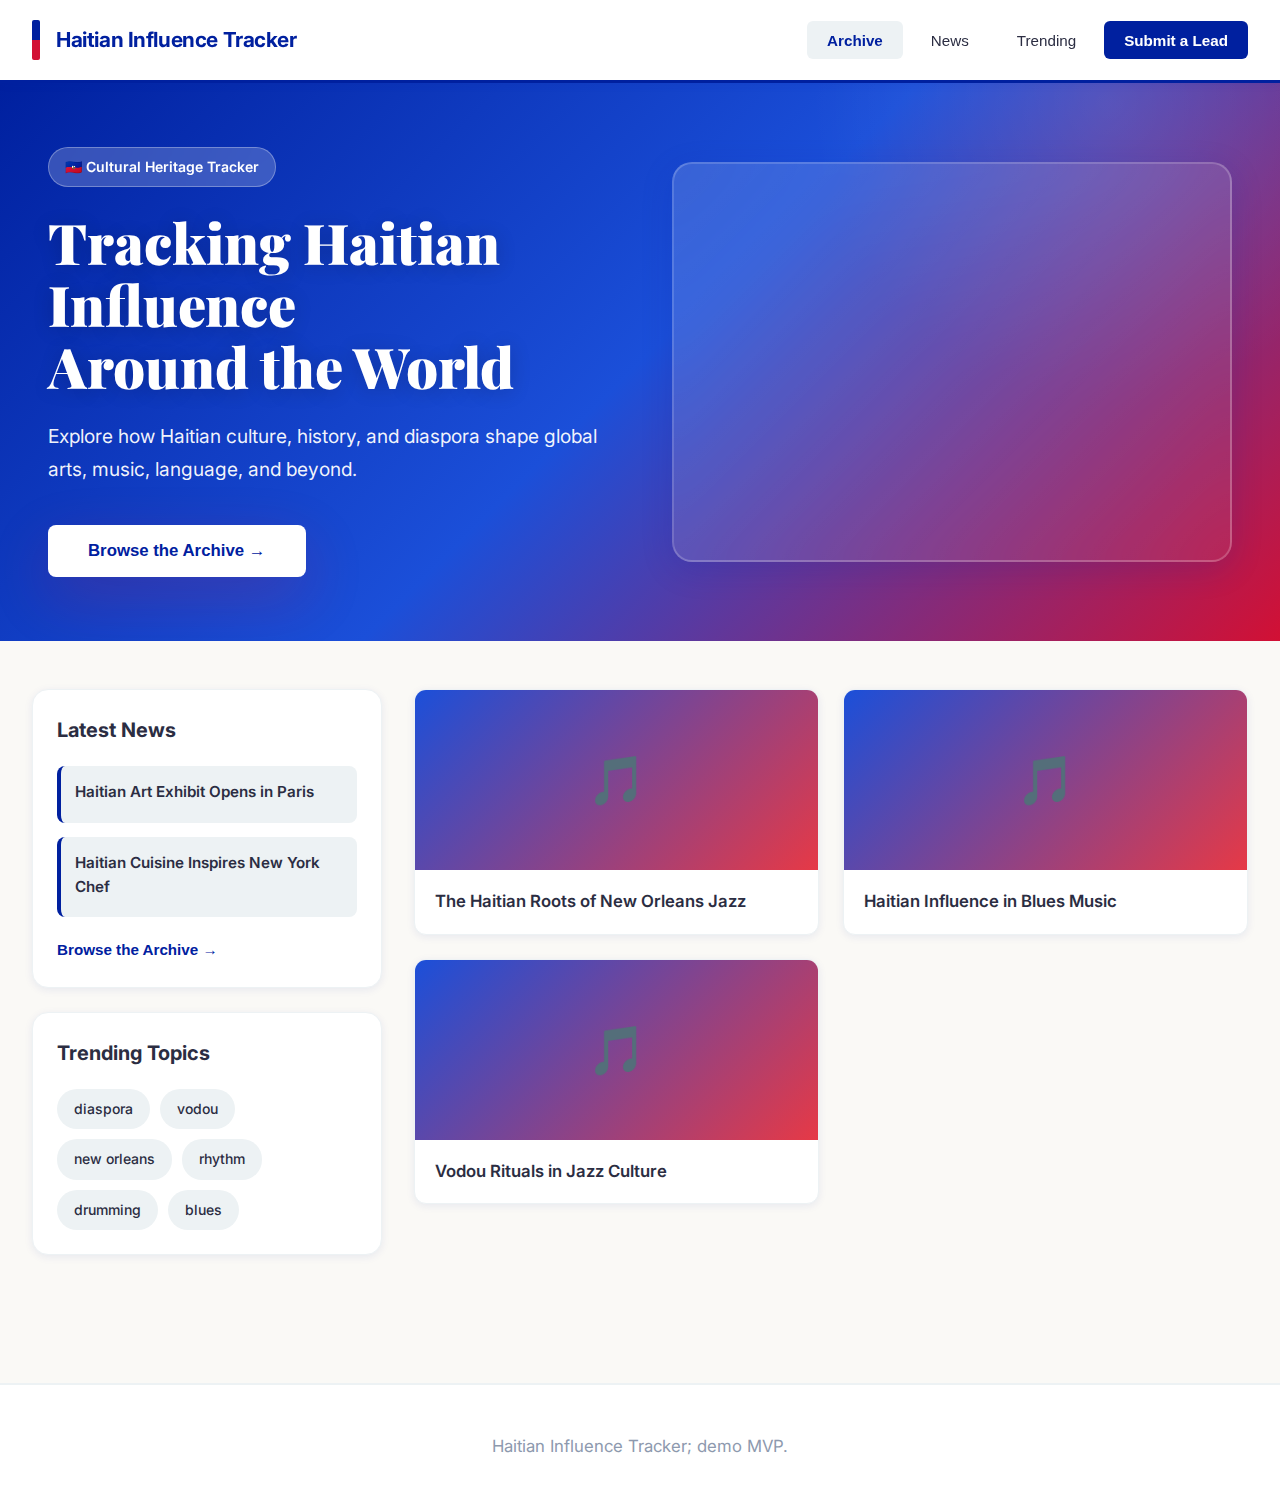
<file: Design_one/index.html>
<!doctype html>
<html lang="en">
<head>
  <meta charset="UTF-8" />
  <meta name="viewport" content="width=device-width, initial-scale=1.0"/>
  <title>Haitian Influence Tracker</title>
  <link rel="stylesheet" href="styles.css" />
  <link href="https://fonts.googleapis.com/css2?family=Playfair+Display:wght@700;900&family=Inter:wght@400;500;600;700&display=swap" rel="stylesheet">
</head>
<body>
  <header class="topbar">
    <div class="topbar-inner">
      <div class="brand">
        <div class="flag-accent"></div>
        <div class="brand-text">Haitian Influence Tracker</div>
      </div>

      <nav class="nav">
        <button class="navbtn" data-route="home">Archive</button>
        <button class="navbtn" data-route="news">News</button>
        <button class="navbtn" data-route="trending">Trending</button>
        <button class="navbtn submit-btn" data-route="submit">Submit a Lead</button>
      </nav>
    </div>
  </header>

  <main class="wrap">
    <!-- HOME -->
    <section id="view-home" class="view">
      <section class="hero-banner">
        <div class="hero-content">
          <div class="hero-badge">🇭🇹 Cultural Heritage Tracker</div>
          <h1 class="hero-title">Tracking Haitian Influence<br>Around the World</h1>
          <p class="hero-desc">Explore how Haitian culture, history, and diaspora shape global<br>arts, music, language, and beyond.</p>
          <button class="btn-hero" data-route="archive">Browse the Archive →</button>
        </div>
        <div class="hero-visual">
          <div class="visual-card"></div>
        </div>
      </section>

      <div class="home-layout">
        <aside class="sidebar">
          <article class="panel news-panel">
            <div class="panel-head">
              <h2>Latest News</h2>
            </div>
            <ul class="news-list" id="news-list"></ul>
            <button class="link-arrow" data-route="archive">Browse the Archive →</button>
          </article>

          <article class="panel trending-panel">
            <div class="panel-head">
              <h2>Trending Topics</h2>
            </div>
            <div class="topic-pills" id="trending-pills"></div>
          </article>
        </aside>

        <main class="main-content">
          <div class="featured-grid" id="featured-grid"></div>
        </main>
      </div>
    </section>

    <!-- SUBMIT -->
    <section id="view-submit" class="view hidden">
      <div class="submit-wrapper">
        <div class="submit-hero">
          <h1>Submit a Lead</h1>
          <p class="subtitle">Share a tip on Haitian influence!</p>
        </div>

        <div class="submit-grid">
          <form id="submitForm" class="submit-form">
            <div class="form-group">
              <h3 class="form-section-title">Link or Upload</h3>
              <div class="button-row">
                <button type="button" class="btn-icon" id="addLinkBtn">
                  <span class="icon">🔗</span> Add Link
                </button>
                <button type="button" class="btn-icon outline" id="uploadBtn">
                  <span class="icon">📁</span> Upload File
                </button>
              </div>
            </div>

            <div class="form-group">
              <label for="subClaim">Your Claim</label>
              <textarea id="subClaim" name="claim" rows="5" placeholder="What's Haitian here? Tell us why you think it's connected to Haiti..." required></textarea>
            </div>

            <div class="form-group">
              <label for="subCategory">Category</label>
              <select id="subCategory" name="category" required>
                <option value="Music">Music</option>
                <option>Food</option>
                <option>Language</option>
                <option>History</option>
                <option>Diaspora</option>
                <option>Religion / Spirituality</option>
                <option>Art</option>
                <option>Fashion</option>
                <option>Architecture</option>
                <option>Politics</option>
                <option>Sports</option>
                <option>Other</option>
              </select>
            </div>

            <div class="form-group">
              <label>Confidence Level</label>
              <div class="radio-group">
                <label class="radio-option">
                  <input type="radio" name="confidence" value="Not sure" checked>
                  <span class="radio-label">⚪ I'm Not Sure</span>
                </label>
                <label class="radio-option">
                  <input type="radio" name="confidence" value="Certain">
                  <span class="radio-label">⚫ I'm Certain</span>
                </label>
              </div>
            </div>

            <div class="form-row">
              <div class="form-group">
                <label for="subLocation">Location (Optional)</label>
                <input id="subLocation" name="location" type="text" placeholder="e.g., New Orleans, LA" />
              </div>
              <div class="form-group">
                <label for="subPeriod">Time Period (Optional)</label>
                <input id="subPeriod" name="period" type="text" placeholder="e.g., 1920s-1940s" />
              </div>
            </div>

            <button class="btn-submit" type="submit">Submit Tip</button>
          </form>
        </div>
      </div>
    </section>

    <!-- ARCHIVE -->
    <section id="view-archive" class="view hidden">
      <div class="archive-wrapper">
        <div class="archive-hero">
          <h1>Haitian Influence Archive</h1>
        </div>

        <div class="filter-bar">
          <select id="archiveCategory" class="filter-dropdown">
            <option value="All">All Categories</option>
          </select>
          <select id="archiveFilter" class="filter-dropdown">
            <option value="All">Filter: Kompa Music</option>
          </select>
          <div class="search-input">
            <span class="search-icon">🔍</span>
            <input id="archiveSearch" type="search" placeholder="Search the Archive..." />
          </div>
        </div>

        <div class="archive-entries" id="archiveGrid"></div>
      </div>
    </section>

    <!-- ADMIN -->
    <section id="view-admin" class="view hidden">
      <div class="pagehead">
        <div>
          <h2>Admin</h2>
          <p class="muted">Unlock; review pending; approve to publish.</p>
        </div>
      </div>

      <article class="tile" id="admin-lock-card">
        <div class="tile-head">
          <div class="tile-title">Unlock</div>
          <div class="tile-sub">Demo password: <span class="mono">haiti</span></div>
        </div>

        <div class="row">
          <div class="field">
            <label for="adminPass">Admin password</label>
            <input id="adminPass" type="password" />
          </div>
          <div class="field">
            <label>&nbsp;</label>
            <button class="btn primary" id="adminUnlockBtn">Unlock</button>
          </div>
        </div>

        <div class="hint">Demo only; replace with real auth later.</div>
      </article>

      <article class="tile hidden" id="admin-panel">
        <div class="tile-head">
          <div class="tile-title">Pending Queue</div>
          <div class="tile-sub">Approve publishes; reject removes</div>
        </div>
        <div id="adminQueue"></div>
      </article>
    </section>
  </main>

  <!-- MODAL -->
  <div class="modal hidden" id="modal">
    <div class="modal-backdrop" id="modalBackdrop"></div>
    <div class="modal-card" role="dialog" aria-modal="true">
      <div class="modal-head">
        <div>
          <div class="modal-title" id="modalTitle"></div>
          <div class="modal-sub" id="modalSub"></div>
        </div>
        <button class="iconbtn" id="modalCloseBtn">✕</button>
      </div>
      <div class="modal-body" id="modalBody"></div>
      <div class="modal-foot" id="modalFoot"></div>
    </div>
  </div>

  <footer class="footer">
    <div class="muted">Haitian Influence Tracker; demo MVP.</div>
  </footer>

  <script src="app.js"></script>
</body>
</html>
</file>
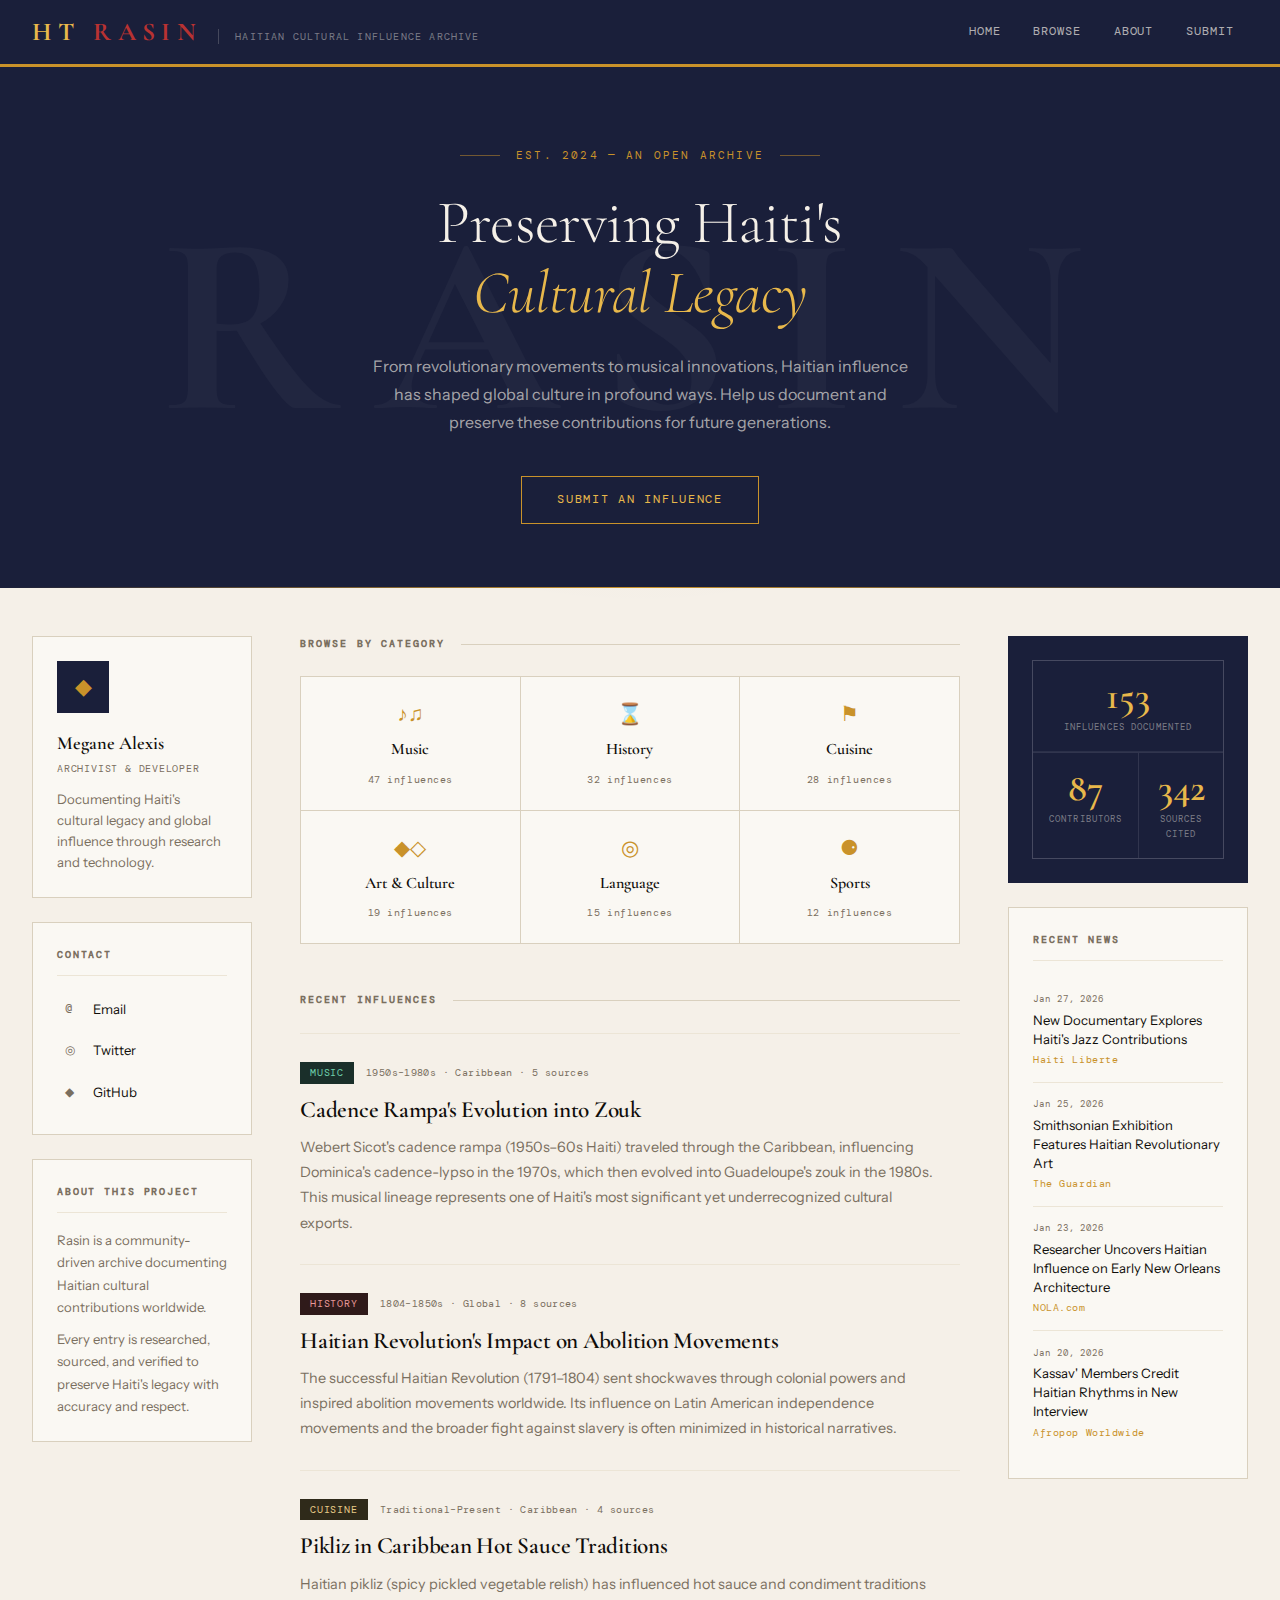
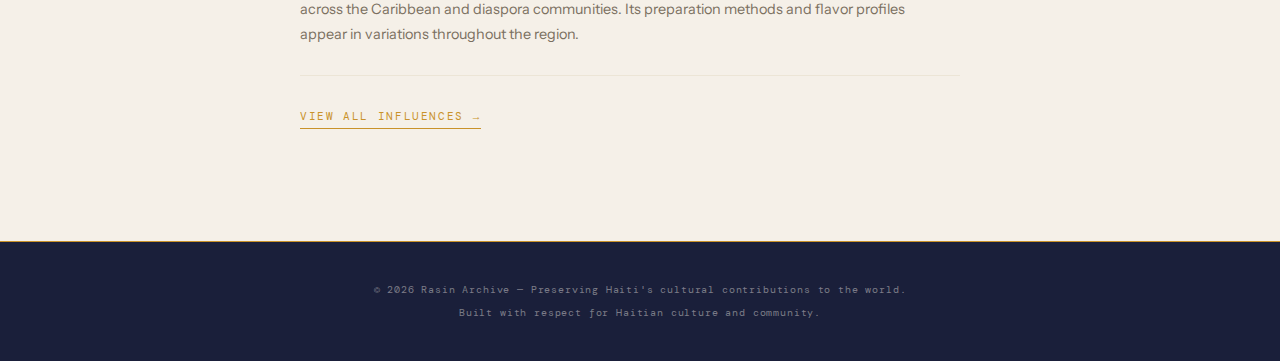
<file: Design_one/final/index.html>
<!DOCTYPE html>
<html lang="en">
<head>
    <meta charset="UTF-8">
    <meta name="viewport" content="width=device-width, initial-scale=1.0">
    <title>Rasin — Haitian Cultural Influence Archive</title>
    <meta name="description" content="Documenting and preserving Haitian cultural influence worldwide. From music to history, discover Haiti's contributions that shaped global culture.">
    <link rel="preconnect" href="https://fonts.googleapis.com">
    <link rel="preconnect" href="https://fonts.gstatic.com" crossorigin>
    <link href="https://fonts.googleapis.com/css2?family=Cormorant+Garamond:ital,wght@0,300;0,400;0,600;0,700;1,300;1,400&family=DM+Mono:wght@300;400;500&family=Instrument+Sans:wght@400;500;600&display=swap" rel="stylesheet">
    <style>
        *, *::before, *::after { box-sizing: border-box; margin: 0; padding: 0; }

        :root {
            --ink: #0f0d0a;
            --paper: #f5f0e8;
            --warm-white: #faf8f3;
            --gold: #c9922a;
            --gold-light: #e8b84b;
            --red: #b83232;
            --indigo: #1a1f3a;
            --indigo-mid: #2d3358;
            --muted: #7a6f5f;
            --border: #d9d0be;
            --border-light: #ece5d6;
        }

        html { scroll-behavior: smooth; }

        body {
            font-family: 'Instrument Sans', sans-serif;
            background-color: var(--paper);
            color: var(--ink);
            font-size: 15px;
            line-height: 1.6;
            background-image: 
                radial-gradient(ellipse 80% 60% at 50% -10%, rgba(26,31,58,0.06) 0%, transparent 70%);
        }

        /* ---- HEADER ---- */
        header {
            background: var(--indigo);
            color: var(--paper);
            padding: 0;
            border-bottom: 3px solid var(--gold);
            position: sticky;
            top: 0;
            z-index: 100;
        }

        .header-inner {
            max-width: 1280px;
            margin: 0 auto;
            padding: 0 2rem;
            display: flex;
            align-items: center;
            justify-content: space-between;
            height: 64px;
        }

        .logo-group {
            display: flex;
            align-items: baseline;
            gap: 1rem;
        }

        .logo-link {
            text-decoration: none;
        }

        .logo {
            font-family: 'Cormorant Garamond', serif;
            font-size: 1.6rem;
            font-weight: 700;
            letter-spacing: 0.25em;
            color: var(--gold-light);
            text-transform: uppercase;
        }

        .logo span {
            color: var(--red);
        }

        .tagline-header {
            font-family: 'DM Mono', monospace;
            font-size: 0.62rem;
            color: rgba(245,240,232,0.45);
            letter-spacing: 0.12em;
            text-transform: uppercase;
            border-left: 1px solid rgba(245,240,232,0.2);
            padding-left: 1rem;
        }

        nav {
            display: flex;
            gap: 0.25rem;
        }

        nav a {
            color: rgba(245,240,232,0.7);
            text-decoration: none;
            font-family: 'DM Mono', monospace;
            font-size: 0.72rem;
            letter-spacing: 0.08em;
            text-transform: uppercase;
            padding: 0.4rem 0.9rem;
            border-radius: 2px;
            transition: color 0.2s, background 0.2s;
        }

        nav a:hover {
            color: var(--gold-light);
            background: rgba(201,146,42,0.12);
        }

        /* ---- HERO ---- */
        .hero {
            background: var(--indigo);
            color: var(--paper);
            padding: 5rem 2rem 4rem;
            position: relative;
            overflow: hidden;
        }

        .hero::before {
            content: 'RASIN';
            position: absolute;
            font-family: 'Cormorant Garamond', serif;
            font-size: clamp(8rem, 20vw, 18rem);
            font-weight: 700;
            letter-spacing: 0.15em;
            color: rgba(255,255,255,0.03);
            top: 50%;
            left: 50%;
            transform: translate(-50%, -50%);
            white-space: nowrap;
            pointer-events: none;
            user-select: none;
        }

        .hero::after {
            content: '';
            position: absolute;
            bottom: 0;
            left: 0;
            right: 0;
            height: 1px;
            background: linear-gradient(90deg, transparent, var(--gold), transparent);
        }

        .hero-inner {
            max-width: 760px;
            margin: 0 auto;
            text-align: center;
            position: relative;
        }

        .hero-flag {
            font-family: 'DM Mono', monospace;
            font-size: 0.68rem;
            letter-spacing: 0.2em;
            text-transform: uppercase;
            color: var(--gold);
            margin-bottom: 1.5rem;
            display: flex;
            align-items: center;
            justify-content: center;
            gap: 1rem;
        }

        .hero-flag::before, .hero-flag::after {
            content: '';
            display: block;
            width: 40px;
            height: 1px;
            background: var(--gold);
            opacity: 0.5;
        }

        .hero h2 {
            font-family: 'Cormorant Garamond', serif;
            font-size: clamp(2.4rem, 5vw, 3.8rem);
            font-weight: 300;
            line-height: 1.15;
            margin-bottom: 1.5rem;
            letter-spacing: -0.01em;
        }

        .hero h2 em {
            font-style: italic;
            color: var(--gold-light);
        }

        .hero p {
            font-size: 1rem;
            color: rgba(245,240,232,0.65);
            max-width: 540px;
            margin: 0 auto 2.5rem;
            line-height: 1.75;
        }

        .cta-btn {
            display: inline-block;
            padding: 0.85rem 2.2rem;
            background: transparent;
            border: 1px solid var(--gold);
            color: var(--gold-light);
            font-family: 'DM Mono', monospace;
            font-size: 0.72rem;
            letter-spacing: 0.15em;
            text-transform: uppercase;
            text-decoration: none;
            transition: background 0.25s, color 0.25s;
        }

        .cta-btn:hover {
            background: var(--gold);
            color: var(--indigo);
        }

        /* ---- LAYOUT ---- */
        .site-body {
            max-width: 1280px;
            margin: 0 auto;
            padding: 3rem 2rem;
            display: grid;
            grid-template-columns: 220px 1fr 240px;
            gap: 3rem;
        }

        /* ---- SIDEBAR ---- */
        .sidebar-card {
            background: var(--warm-white);
            border: 1px solid var(--border);
            padding: 1.5rem;
            margin-bottom: 1.5rem;
        }

        .sidebar-card h3 {
            font-family: 'DM Mono', monospace;
            font-size: 0.65rem;
            letter-spacing: 0.18em;
            text-transform: uppercase;
            color: var(--muted);
            margin-bottom: 1rem;
            padding-bottom: 0.75rem;
            border-bottom: 1px solid var(--border-light);
        }

        .creator-avatar {
            width: 52px;
            height: 52px;
            background: var(--indigo);
            display: flex;
            align-items: center;
            justify-content: center;
            color: var(--gold);
            font-size: 1.4rem;
            margin-bottom: 1rem;
        }

        .creator-name {
            font-family: 'Cormorant Garamond', serif;
            font-size: 1.15rem;
            font-weight: 600;
            margin-bottom: 0.15rem;
        }

        .creator-role {
            font-family: 'DM Mono', monospace;
            font-size: 0.62rem;
            color: var(--muted);
            letter-spacing: 0.08em;
            text-transform: uppercase;
            margin-bottom: 0.75rem;
        }

        .creator-bio {
            font-size: 0.82rem;
            color: var(--muted);
            line-height: 1.6;
        }

        .contact-links {
            display: flex;
            flex-direction: column;
            gap: 0.5rem;
        }

        .contact-link {
            display: flex;
            align-items: center;
            gap: 0.6rem;
            text-decoration: none;
            color: var(--ink);
            font-size: 0.82rem;
            padding: 0.4rem 0.5rem;
            transition: color 0.2s, background 0.2s;
        }

        .contact-link:hover {
            color: var(--gold);
            background: rgba(201,146,42,0.08);
        }

        .contact-icon {
            font-family: 'DM Mono', monospace;
            font-size: 0.75rem;
            color: var(--muted);
            width: 18px;
        }

        .about-text {
            font-size: 0.82rem;
            color: var(--muted);
            line-height: 1.7;
        }

        .about-text + .about-text {
            margin-top: 0.6rem;
        }

        /* ---- STATS BOX (right) ---- */
        .stats-card {
            background: var(--indigo);
            color: var(--paper);
            padding: 1.5rem;
            margin-bottom: 1.5rem;
        }

        .stats-grid {
            display: grid;
            grid-template-columns: 1fr 1fr;
            gap: 1px;
            background: rgba(255,255,255,0.1);
            border: 1px solid rgba(255,255,255,0.1);
        }

        .stat-cell {
            background: var(--indigo);
            padding: 1rem;
            text-align: center;
        }

        .stat-cell:first-child {
            grid-column: 1 / -1;
            border-bottom: 1px solid rgba(255,255,255,0.08);
        }

        .stat-num {
            font-family: 'Cormorant Garamond', serif;
            font-size: 2.4rem;
            font-weight: 600;
            color: var(--gold-light);
            line-height: 1;
            margin-bottom: 0.3rem;
        }

        .stat-label {
            font-family: 'DM Mono', monospace;
            font-size: 0.58rem;
            letter-spacing: 0.12em;
            text-transform: uppercase;
            color: rgba(245,240,232,0.45);
        }

        /* ---- NEWS ---- */
        .news-item {
            padding: 0.9rem 0;
            border-bottom: 1px solid var(--border-light);
        }

        .news-item:last-child { border-bottom: none; }

        .news-date {
            font-family: 'DM Mono', monospace;
            font-size: 0.58rem;
            letter-spacing: 0.1em;
            color: var(--muted);
            margin-bottom: 0.25rem;
        }

        .news-title {
            font-size: 0.82rem;
            line-height: 1.45;
            margin-bottom: 0.2rem;
        }

        .news-source {
            font-family: 'DM Mono', monospace;
            font-size: 0.6rem;
            color: var(--gold);
            letter-spacing: 0.06em;
        }

        /* ---- MAIN CONTENT ---- */
        .section-heading {
            font-family: 'DM Mono', monospace;
            font-size: 0.65rem;
            letter-spacing: 0.2em;
            text-transform: uppercase;
            color: var(--muted);
            margin-bottom: 1.5rem;
            display: flex;
            align-items: center;
            gap: 1rem;
        }

        .section-heading::after {
            content: '';
            flex: 1;
            height: 1px;
            background: var(--border);
        }

        /* ---- CATEGORIES GRID ---- */
        .cats-grid {
            display: grid;
            grid-template-columns: repeat(3, 1fr);
            gap: 1px;
            background: var(--border);
            border: 1px solid var(--border);
            margin-bottom: 3rem;
        }

        .cat-cell {
            background: var(--warm-white);
            padding: 1.25rem 1rem;
            text-decoration: none;
            color: var(--ink);
            display: block;
            transition: background 0.2s;
            text-align: center;
        }

        .cat-cell:hover {
            background: var(--indigo);
            color: var(--paper);
        }

        .cat-cell:hover .cat-icon { color: var(--gold-light); }
        .cat-cell:hover .cat-count { color: rgba(245,240,232,0.5); }

        .cat-icon {
            font-size: 1.3rem;
            display: block;
            margin-bottom: 0.4rem;
            color: var(--gold);
            transition: color 0.2s;
        }

        .cat-name {
            font-family: 'Cormorant Garamond', serif;
            font-size: 1rem;
            font-weight: 600;
            display: block;
            margin-bottom: 0.2rem;
        }

        .cat-count {
            font-family: 'DM Mono', monospace;
            font-size: 0.6rem;
            color: var(--muted);
            letter-spacing: 0.06em;
            transition: color 0.2s;
        }

        /* ---- INFLUENCE CARDS ---- */
        .influence-card {
            border-bottom: 1px solid var(--border-light);
            padding: 1.75rem 0;
        }

        .influence-card:first-of-type { 
            border-top: 1px solid var(--border-light); 
        }

        .card-meta {
            display: flex;
            align-items: center;
            gap: 0.75rem;
            margin-bottom: 0.75rem;
            flex-wrap: wrap;
        }

        .cat-tag {
            font-family: 'DM Mono', monospace;
            font-size: 0.6rem;
            letter-spacing: 0.1em;
            text-transform: uppercase;
            padding: 0.2rem 0.6rem;
            background: var(--indigo);
            color: var(--gold-light);
        }

        .cat-tag.music { background: #1a2f2a; color: #6ecfaa; }
        .cat-tag.history { background: #2f1a1a; color: #e89898; }
        .cat-tag.cuisine { background: #2f2a1a; color: #e8cc88; }

        .card-info {
            font-family: 'DM Mono', monospace;
            font-size: 0.6rem;
            color: var(--muted);
            letter-spacing: 0.04em;
        }

        .influence-card h3 {
            font-family: 'Cormorant Garamond', serif;
            font-size: 1.45rem;
            font-weight: 600;
            line-height: 1.25;
            margin-bottom: 0.65rem;
            letter-spacing: -0.01em;
        }

        .influence-card h3 a {
            color: var(--ink);
            text-decoration: none;
            transition: color 0.2s;
        }

        .influence-card h3 a:hover { color: var(--gold); }

        .influence-card p {
            font-size: 0.9rem;
            color: var(--muted);
            line-height: 1.75;
            max-width: 640px;
        }

        .view-all {
            display: inline-block;
            margin-top: 2rem;
            font-family: 'DM Mono', monospace;
            font-size: 0.68rem;
            letter-spacing: 0.15em;
            text-transform: uppercase;
            color: var(--gold);
            text-decoration: none;
            border-bottom: 1px solid var(--gold);
            padding-bottom: 2px;
            transition: color 0.2s, border-color 0.2s;
        }

        .view-all:hover { color: var(--ink); border-color: var(--ink); }

        /* ---- FOOTER ---- */
        footer {
            background: var(--indigo);
            color: rgba(245,240,232,0.45);
            padding: 2.5rem 2rem;
            margin-top: 4rem;
            text-align: center;
            border-top: 1px solid var(--gold);
        }

        footer p {
            font-family: 'DM Mono', monospace;
            font-size: 0.65rem;
            letter-spacing: 0.08em;
        }

        footer p + p { margin-top: 0.4rem; }

        @media (max-width: 1024px) {
            .site-body { grid-template-columns: 1fr; }
            .cats-grid { grid-template-columns: repeat(2, 1fr); }
            .tagline-header { display: none; }
        }

        @media (max-width: 600px) {
            .hero { padding: 3rem 1.5rem 3rem; }
            .cats-grid { grid-template-columns: repeat(2, 1fr); }
        }
    </style>
</head>
<body>

    <header>
        <div class="header-inner">
            <div class="logo-group">
                <a href="index.html" class="logo-link">
                    <div class="logo">HT <span>RASIN</span></div>
                </a>
                <span class="tagline-header">Haitian Cultural Influence Archive</span>
            </div>
            <nav>
                <a href="index.html">Home</a>
                <a href="browse.html">Browse</a>
                <a href="about.html">About</a>
                <a href="submit.html">Submit</a>
            </nav>
        </div>
    </header>

    <section class="hero">
        <div class="hero-inner">
            <div class="hero-flag">Est. 2024 — An Open Archive</div>
            <h2>Preserving Haiti's<br><em>Cultural Legacy</em></h2>
            <p>From revolutionary movements to musical innovations, Haitian influence has shaped global culture in profound ways. Help us document and preserve these contributions for future generations.</p>
            <a href="submit.html" class="cta-btn">Submit an Influence</a>
        </div>
    </section>

    <div class="site-body">

        <!-- LEFT SIDEBAR -->
        <aside>
            <div class="sidebar-card">
                <div class="creator-avatar">◆</div>
                <div class="creator-name">Megane Alexis</div>
                <div class="creator-role">Archivist & Developer</div>
                <p class="creator-bio">Documenting Haiti's cultural legacy and global influence through research and technology.</p>
            </div>

            <div class="sidebar-card">
                <h3>Contact</h3>
                <div class="contact-links">
                    <a href="mailto:contact@rasinarchive.org" class="contact-link">
                        <span class="contact-icon">@</span>Email
                    </a>
                    <a href="https://twitter.com/rasin" class="contact-link" target="_blank">
                        <span class="contact-icon">◎</span>Twitter
                    </a>
                    <a href="https://github.com/rasin" class="contact-link" target="_blank">
                        <span class="contact-icon">◆</span>GitHub
                    </a>
                </div>
            </div>

            <div class="sidebar-card">
                <h3>About This Project</h3>
                <p class="about-text">Rasin is a community-driven archive documenting Haitian cultural contributions worldwide.</p>
                <p class="about-text">Every entry is researched, sourced, and verified to preserve Haiti's legacy with accuracy and respect.</p>
            </div>
        </aside>

        <!-- MAIN -->
        <main>
            <h2 class="section-heading">Browse by Category</h2>
            <div class="cats-grid">
                <a href="browse.html#music" class="cat-cell">
                    <span class="cat-icon">♪♫</span>
                    <span class="cat-name">Music</span>
                    <span class="cat-count">47 influences</span>
                </a>
                <a href="browse.html#history" class="cat-cell">
                    <span class="cat-icon">⌛</span>
                    <span class="cat-name">History</span>
                    <span class="cat-count">32 influences</span>
                </a>
                <a href="browse.html#cuisine" class="cat-cell">
                    <span class="cat-icon">⚑</span>
                    <span class="cat-name">Cuisine</span>
                    <span class="cat-count">28 influences</span>
                </a>
                <a href="browse.html#art" class="cat-cell">
                    <span class="cat-icon">◆◇</span>
                    <span class="cat-name">Art & Culture</span>
                    <span class="cat-count">19 influences</span>
                </a>
                <a href="browse.html#language" class="cat-cell">
                    <span class="cat-icon">◎</span>
                    <span class="cat-name">Language</span>
                    <span class="cat-count">15 influences</span>
                </a>
                <a href="browse.html#sports" class="cat-cell">
                    <span class="cat-icon">⚈</span>
                    <span class="cat-name">Sports</span>
                    <span class="cat-count">12 influences</span>
                </a>
            </div>

            <h2 class="section-heading">Recent Influences</h2>

            <article class="influence-card">
                <div class="card-meta">
                    <span class="cat-tag music">Music</span>
                    <span class="card-info">1950s–1980s · Caribbean · 5 sources</span>
                </div>
                <h3><a href="influence.html">Cadence Rampa's Evolution into Zouk</a></h3>
                <p>Webert Sicot's cadence rampa (1950s–60s Haiti) traveled through the Caribbean, influencing Dominica's cadence-lypso in the 1970s, which then evolved into Guadeloupe's zouk in the 1980s. This musical lineage represents one of Haiti's most significant yet underrecognized cultural exports.</p>
            </article>

            <article class="influence-card">
                <div class="card-meta">
                    <span class="cat-tag history">History</span>
                    <span class="card-info">1804–1850s · Global · 8 sources</span>
                </div>
                <h3><a href="#">Haitian Revolution's Impact on Abolition Movements</a></h3>
                <p>The successful Haitian Revolution (1791–1804) sent shockwaves through colonial powers and inspired abolition movements worldwide. Its influence on Latin American independence movements and the broader fight against slavery is often minimized in historical narratives.</p>
            </article>

            <article class="influence-card">
                <div class="card-meta">
                    <span class="cat-tag cuisine">Cuisine</span>
                    <span class="card-info">Traditional–Present · Caribbean · 4 sources</span>
                </div>
                <h3><a href="#">Pikliz in Caribbean Hot Sauce Traditions</a></h3>
                <p>Haitian pikliz (spicy pickled vegetable relish) has influenced hot sauce and condiment traditions across the Caribbean and diaspora communities. Its preparation methods and flavor profiles appear in variations throughout the region.</p>
            </article>

            <a href="browse.html" class="view-all">View All Influences →</a>
        </main>

        <!-- RIGHT SIDEBAR -->
        <aside>
            <div class="stats-card">
                <div class="stats-grid">
                    <div class="stat-cell">
                        <div class="stat-num">153</div>
                        <div class="stat-label">Influences Documented</div>
                    </div>
                    <div class="stat-cell">
                        <div class="stat-num">87</div>
                        <div class="stat-label">Contributors</div>
                    </div>
                    <div class="stat-cell">
                        <div class="stat-num">342</div>
                        <div class="stat-label">Sources Cited</div>
                    </div>
                </div>
            </div>

            <div class="sidebar-card">
                <h3>Recent News</h3>

                <div class="news-item">
                    <div class="news-date">Jan 27, 2026</div>
                    <div class="news-title">New Documentary Explores Haiti's Jazz Contributions</div>
                    <div class="news-source">Haiti Liberte</div>
                </div>
                <div class="news-item">
                    <div class="news-date">Jan 25, 2026</div>
                    <div class="news-title">Smithsonian Exhibition Features Haitian Revolutionary Art</div>
                    <div class="news-source">The Guardian</div>
                </div>
                <div class="news-item">
                    <div class="news-date">Jan 23, 2026</div>
                    <div class="news-title">Researcher Uncovers Haitian Influence on Early New Orleans Architecture</div>
                    <div class="news-source">NOLA.com</div>
                </div>
                <div class="news-item">
                    <div class="news-date">Jan 20, 2026</div>
                    <div class="news-title">Kassav' Members Credit Haitian Rhythms in New Interview</div>
                    <div class="news-source">Afropop Worldwide</div>
                </div>
            </div>
        </aside>
    </div>

    <footer>
        <p>&copy; 2026 Rasin Archive — Preserving Haiti's cultural contributions to the world.</p>
        <p>Built with respect for Haitian culture and community.</p>
    </footer>

</body>
</html>
</file>
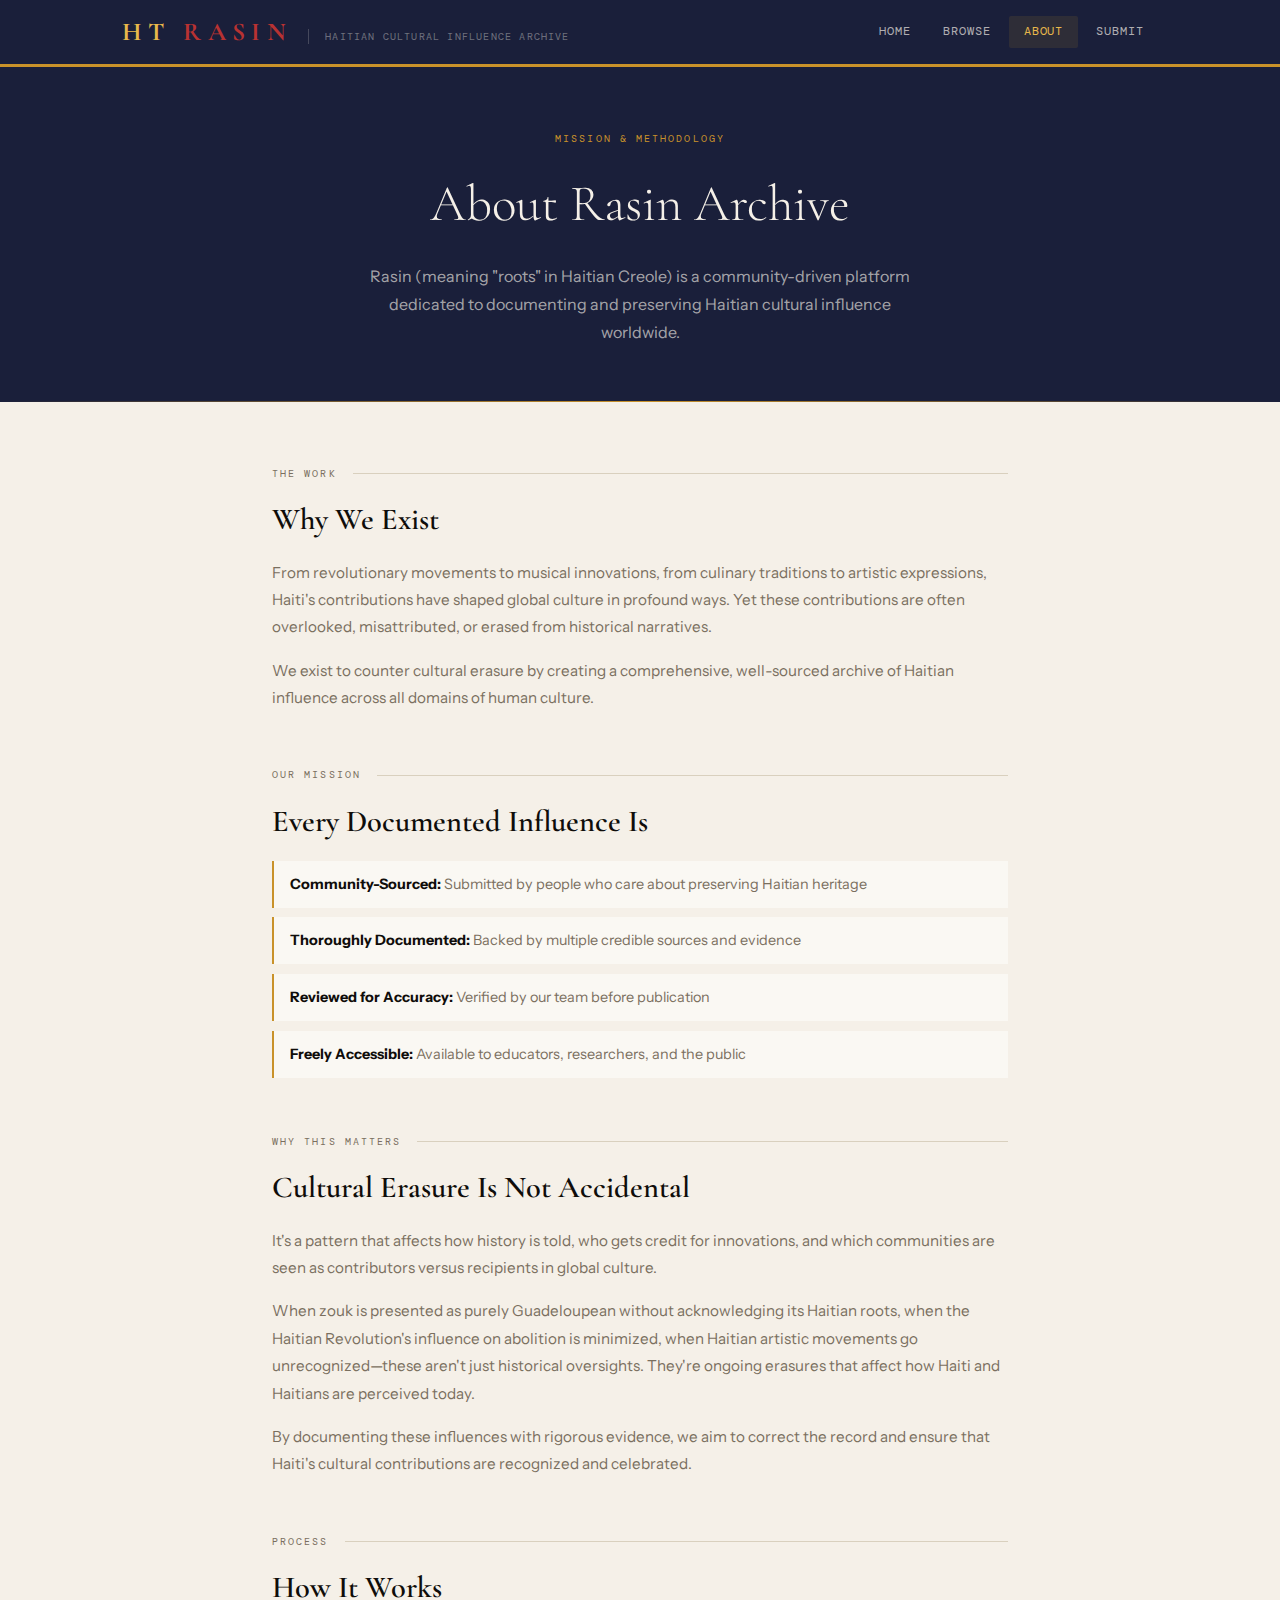
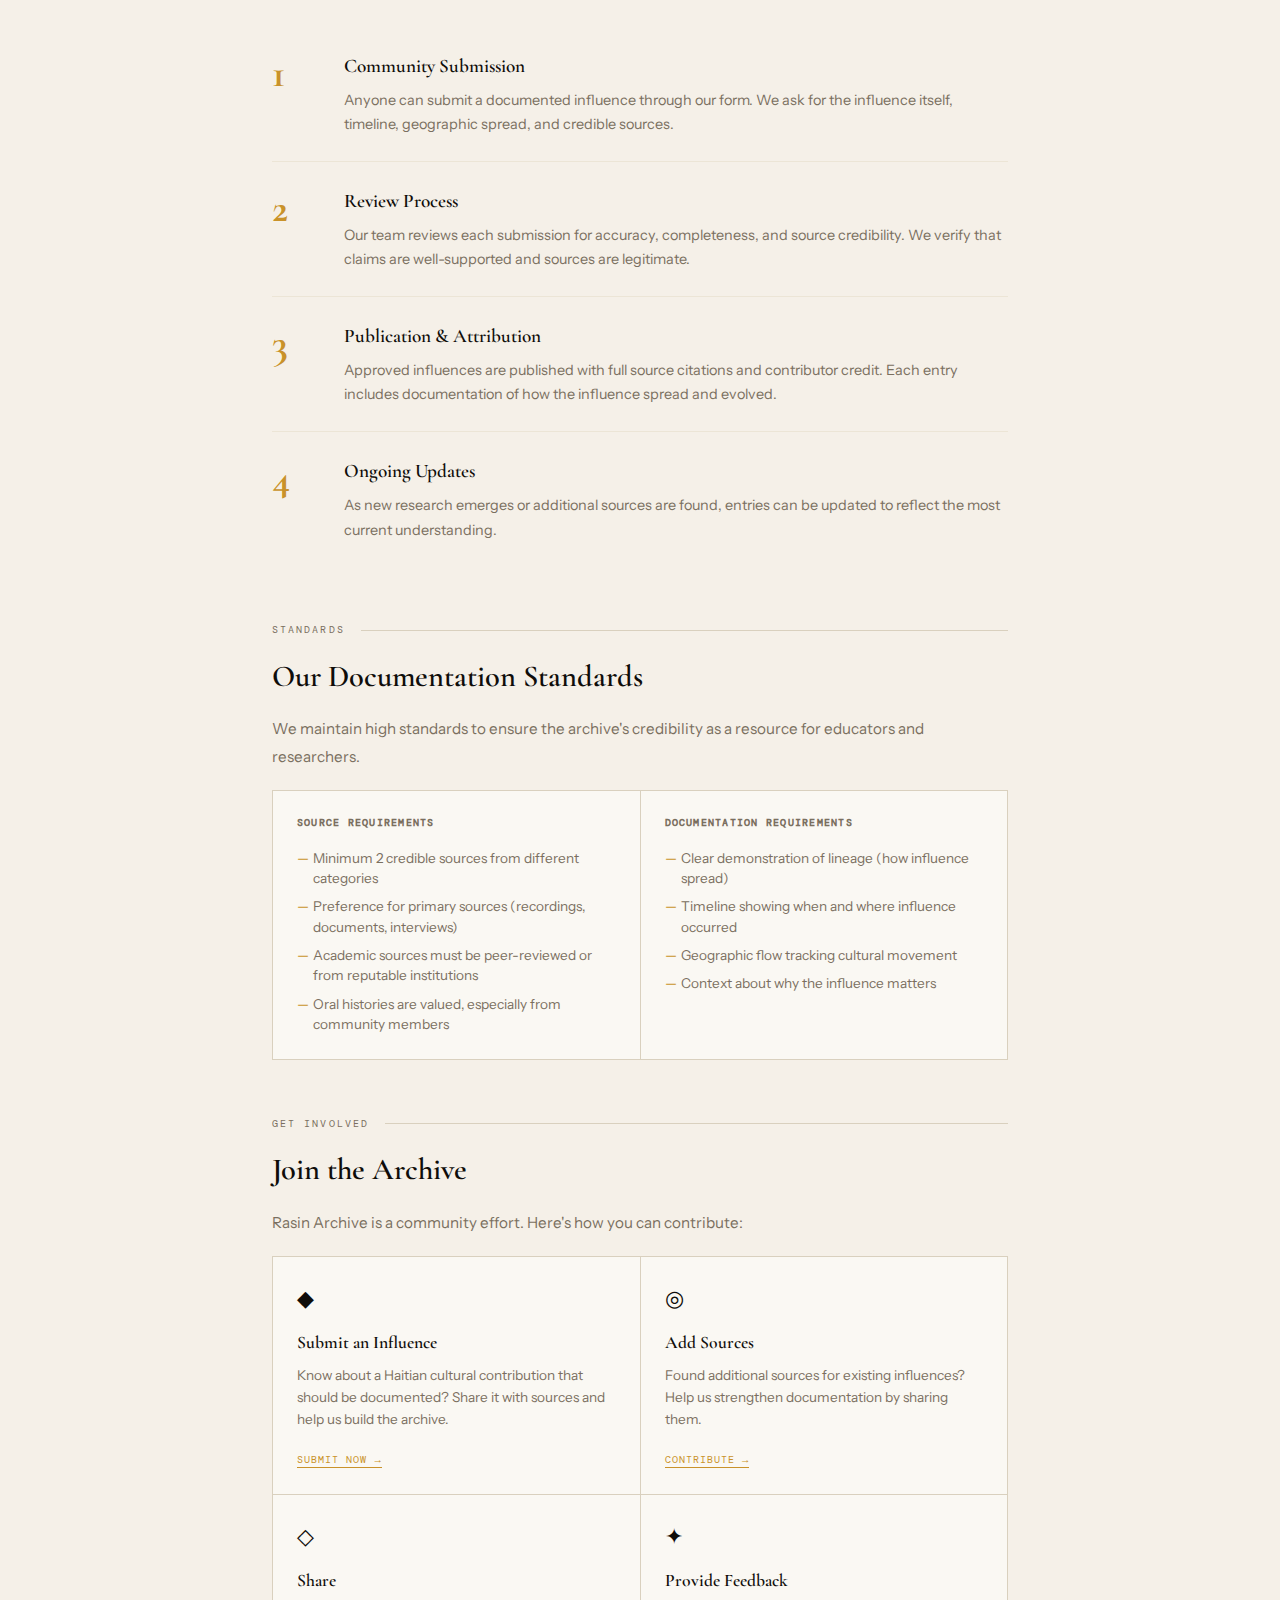
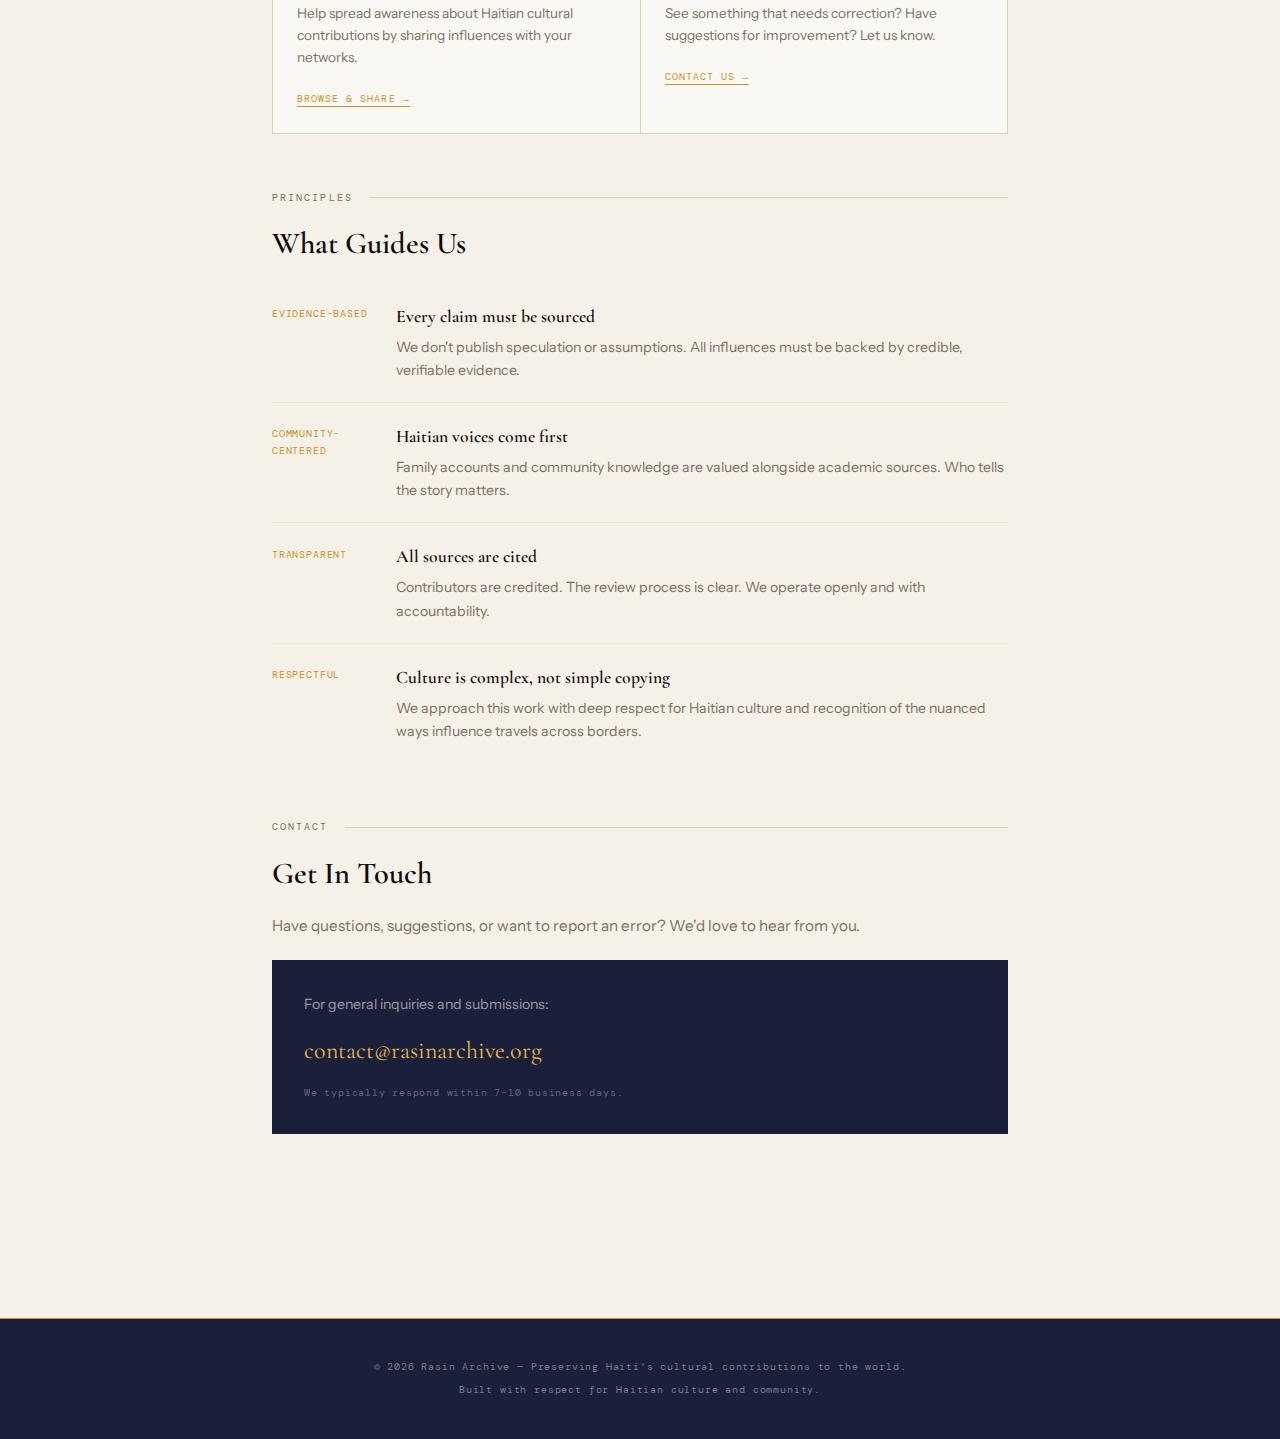
<file: Design_one/final/about.html>
<!DOCTYPE html>
<html lang="en">
<head>
    <meta charset="UTF-8">
    <meta name="viewport" content="width=device-width, initial-scale=1.0">
    <title>About — Rasin Archive</title>
    <meta name="description" content="Learn about Rasin Archive's mission to document and preserve Haitian cultural influence worldwide.">
    <link rel="preconnect" href="https://fonts.googleapis.com">
    <link rel="preconnect" href="https://fonts.gstatic.com" crossorigin>
    <link href="https://fonts.googleapis.com/css2?family=Cormorant+Garamond:ital,wght@0,300;0,400;0,600;0,700;1,300;1,400&family=DM+Mono:wght@300;400;500&family=Instrument+Sans:wght@400;500;600&display=swap" rel="stylesheet">
    <style>
        *, *::before, *::after { box-sizing: border-box; margin: 0; padding: 0; }
        :root {
            --ink: #0f0d0a; --paper: #f5f0e8; --warm-white: #faf8f3;
            --gold: #c9922a; --gold-light: #e8b84b; --red: #b83232;
            --indigo: #1a1f3a; --muted: #7a6f5f; --border: #d9d0be; --border-light: #ece5d6;
        }
        html { scroll-behavior: smooth; }
        body { font-family: 'Instrument Sans', sans-serif; background: var(--paper); color: var(--ink); font-size: 15px; line-height: 1.6; }

        /* HEADER */
        header { background: var(--indigo); color: var(--paper); border-bottom: 3px solid var(--gold); position: sticky; top: 0; z-index: 100; }
        .header-inner { max-width: 1100px; margin: 0 auto; padding: 0 2rem; display: flex; align-items: center; justify-content: space-between; height: 64px; }
        .logo-group { display: flex; align-items: baseline; gap: 1rem; }
        .logo-link { text-decoration: none; }
        .logo { font-family: 'Cormorant Garamond', serif; font-size: 1.6rem; font-weight: 700; letter-spacing: 0.25em; color: var(--gold-light); text-transform: uppercase; }
        .logo span { color: var(--red); }
        .tagline-header { font-family: 'DM Mono', monospace; font-size: 0.62rem; color: rgba(245,240,232,0.4); letter-spacing: 0.12em; text-transform: uppercase; border-left: 1px solid rgba(245,240,232,0.2); padding-left: 1rem; }
        nav { display: flex; gap: 0.25rem; }
        nav a { color: rgba(245,240,232,0.7); text-decoration: none; font-family: 'DM Mono', monospace; font-size: 0.72rem; letter-spacing: 0.08em; text-transform: uppercase; padding: 0.4rem 0.9rem; border-radius: 2px; transition: color 0.2s, background 0.2s; }
        nav a:hover, nav a.active { color: var(--gold-light); background: rgba(201,146,42,0.12); }

        /* PAGE HERO */
        .page-hero { background: var(--indigo); color: var(--paper); padding: 4rem 2rem 3.5rem; text-align: center; position: relative; }
        .page-hero::after { content: ''; position: absolute; bottom: 0; left: 0; right: 0; height: 1px; background: linear-gradient(90deg, transparent, var(--gold), transparent); }
        .page-hero-flag { font-family: 'DM Mono', monospace; font-size: 0.65rem; letter-spacing: 0.2em; text-transform: uppercase; color: var(--gold); margin-bottom: 1rem; }
        .page-hero h2 { font-family: 'Cormorant Garamond', serif; font-size: clamp(2.2rem, 4vw, 3.2rem); font-weight: 300; }
        .page-hero p { font-size: 1rem; color: rgba(245,240,232,0.65); max-width: 560px; margin: 1rem auto 0; line-height: 1.75; }

        /* LAYOUT */
        .about-body { max-width: 800px; margin: 0 auto; padding: 4rem 2rem; }

        /* SECTION */
        .about-section { margin-bottom: 3.5rem; }
        .section-label { font-family: 'DM Mono', monospace; font-size: 0.65rem; letter-spacing: 0.2em; text-transform: uppercase; color: var(--muted); margin-bottom: 1.25rem; display: flex; align-items: center; gap: 1rem; }
        .section-label::after { content: ''; flex: 1; height: 1px; background: var(--border); }
        .about-section h3 { font-family: 'Cormorant Garamond', serif; font-size: 1.9rem; font-weight: 600; margin-bottom: 1.25rem; line-height: 1.2; }
        .about-section p { color: var(--muted); line-height: 1.8; margin-bottom: 1rem; font-size: 0.95rem; }

        /* LIST */
        .about-list { list-style: none; margin: 1.25rem 0; display: flex; flex-direction: column; gap: 0.6rem; }
        .about-list li { padding: 0.75rem 1rem; background: var(--warm-white); border-left: 2px solid var(--gold); font-size: 0.9rem; color: var(--muted); }
        .about-list li strong { color: var(--ink); }

        /* PROCESS STEPS */
        .process-steps { display: flex; flex-direction: column; gap: 0; }
        .process-step { display: flex; gap: 1.5rem; padding: 1.5rem 0; border-bottom: 1px solid var(--border-light); }
        .process-step:last-child { border-bottom: none; }
        .step-num { font-family: 'Cormorant Garamond', serif; font-size: 2.5rem; font-weight: 700; color: var(--gold); line-height: 1; width: 48px; flex-shrink: 0; padding-top: 0.15rem; }
        .step-content h4 { font-family: 'Cormorant Garamond', serif; font-size: 1.2rem; font-weight: 600; margin-bottom: 0.4rem; }
        .step-content p { color: var(--muted); font-size: 0.9rem; line-height: 1.7; margin: 0; }

        /* STANDARDS BOXES */
        .standards-grid { display: grid; grid-template-columns: 1fr 1fr; gap: 1px; background: var(--border); border: 1px solid var(--border); margin-top: 1.25rem; }
        .standards-box { background: var(--warm-white); padding: 1.5rem; }
        .standards-box h4 { font-family: 'DM Mono', monospace; font-size: 0.65rem; letter-spacing: 0.12em; text-transform: uppercase; color: var(--muted); margin-bottom: 1rem; }
        .standards-box ul { list-style: none; display: flex; flex-direction: column; gap: 0.5rem; }
        .standards-box li { font-size: 0.85rem; color: var(--muted); padding-left: 1rem; position: relative; line-height: 1.5; }
        .standards-box li::before { content: '—'; position: absolute; left: 0; color: var(--gold); }

        /* INVOLVEMENT GRID */
        .involvement-grid { display: grid; grid-template-columns: 1fr 1fr; gap: 1px; background: var(--border); border: 1px solid var(--border); margin-top: 1.25rem; }
        .involvement-card { background: var(--warm-white); padding: 1.5rem; }
        .involvement-icon { font-size: 1.4rem; margin-bottom: 0.75rem; }
        .involvement-card h4 { font-family: 'Cormorant Garamond', serif; font-size: 1.1rem; font-weight: 600; margin-bottom: 0.5rem; }
        .involvement-card p { font-size: 0.85rem; color: var(--muted); line-height: 1.6; margin-bottom: 1rem; }
        .involvement-link { font-family: 'DM Mono', monospace; font-size: 0.65rem; letter-spacing: 0.1em; text-transform: uppercase; color: var(--gold); text-decoration: none; border-bottom: 1px solid var(--gold); padding-bottom: 1px; transition: color 0.2s; }
        .involvement-link:hover { color: var(--ink); border-color: var(--ink); }

        /* PRINCIPLES */
        .principles { display: flex; flex-direction: column; gap: 0; }
        .principle { padding: 1.25rem 0; border-bottom: 1px solid var(--border-light); display: flex; gap: 1.5rem; align-items: flex-start; }
        .principle:last-child { border-bottom: none; }
        .principle-marker { font-family: 'DM Mono', monospace; font-size: 0.65rem; color: var(--gold); letter-spacing: 0.08em; text-transform: uppercase; width: 100px; flex-shrink: 0; padding-top: 0.2rem; }
        .principle-text h4 { font-family: 'Cormorant Garamond', serif; font-size: 1.1rem; font-weight: 600; margin-bottom: 0.3rem; }
        .principle-text p { font-size: 0.88rem; color: var(--muted); line-height: 1.65; margin: 0; }

        /* CONTACT BOX */
        .contact-box { background: var(--indigo); color: var(--paper); padding: 2rem; margin-top: 1.25rem; }
        .contact-box p { color: rgba(245,240,232,0.6); font-size: 0.88rem; margin-bottom: 0.4rem; }
        .contact-email { font-family: 'Cormorant Garamond', serif; font-size: 1.5rem !important; color: var(--gold-light) !important; margin: 0.75rem 0 !important; }
        .contact-note { font-family: 'DM Mono', monospace; font-size: 0.62rem !important; letter-spacing: 0.08em; color: rgba(245,240,232,0.35) !important; margin: 0 !important; }

        /* FOOTER */
        footer { background: var(--indigo); color: rgba(245,240,232,0.45); padding: 2.5rem 2rem; margin-top: 4rem; text-align: center; border-top: 1px solid var(--gold); }
        footer p { font-family: 'DM Mono', monospace; font-size: 0.65rem; letter-spacing: 0.08em; }
        footer p + p { margin-top: 0.4rem; }

        @media (max-width: 700px) {
            .standards-grid, .involvement-grid { grid-template-columns: 1fr; }
            .tagline-header { display: none; }
        }
    </style>
</head>
<body>

<header>
    <div class="header-inner">
        <div class="logo-group">
            <a href="index.html" class="logo-link">
                <div class="logo">HT <span>RASIN</span></div>
            </a>
            <span class="tagline-header">Haitian Cultural Influence Archive</span>
        </div>
        <nav>
            <a href="index.html">Home</a>
            <a href="browse.html">Browse</a>
            <a href="about.html" class="active">About</a>
            <a href="submit.html">Submit</a>
        </nav>
    </div>
</header>

<section class="page-hero">
    <div class="page-hero-flag">Mission & Methodology</div>
    <h2>About Rasin Archive</h2>
    <p>Rasin (meaning "roots" in Haitian Creole) is a community-driven platform dedicated to documenting and preserving Haitian cultural influence worldwide.</p>
</section>

<div class="about-body">

    <section class="about-section">
        <div class="section-label">The Work</div>
        <h3>Why We Exist</h3>
        <p>From revolutionary movements to musical innovations, from culinary traditions to artistic expressions, Haiti's contributions have shaped global culture in profound ways. Yet these contributions are often overlooked, misattributed, or erased from historical narratives.</p>
        <p>We exist to counter cultural erasure by creating a comprehensive, well-sourced archive of Haitian influence across all domains of human culture.</p>
    </section>

    <section class="about-section">
        <div class="section-label">Our Mission</div>
        <h3>Every Documented Influence Is</h3>
        <ul class="about-list">
            <li><strong>Community-Sourced:</strong> Submitted by people who care about preserving Haitian heritage</li>
            <li><strong>Thoroughly Documented:</strong> Backed by multiple credible sources and evidence</li>
            <li><strong>Reviewed for Accuracy:</strong> Verified by our team before publication</li>
            <li><strong>Freely Accessible:</strong> Available to educators, researchers, and the public</li>
        </ul>
    </section>

    <section class="about-section">
        <div class="section-label">Why This Matters</div>
        <h3>Cultural Erasure Is Not Accidental</h3>
        <p>It's a pattern that affects how history is told, who gets credit for innovations, and which communities are seen as contributors versus recipients in global culture.</p>
        <p>When zouk is presented as purely Guadeloupean without acknowledging its Haitian roots, when the Haitian Revolution's influence on abolition is minimized, when Haitian artistic movements go unrecognized—these aren't just historical oversights. They're ongoing erasures that affect how Haiti and Haitians are perceived today.</p>
        <p>By documenting these influences with rigorous evidence, we aim to correct the record and ensure that Haiti's cultural contributions are recognized and celebrated.</p>
    </section>

    <section class="about-section">
        <div class="section-label">Process</div>
        <h3>How It Works</h3>
        <div class="process-steps">
            <div class="process-step">
                <div class="step-num">1</div>
                <div class="step-content">
                    <h4>Community Submission</h4>
                    <p>Anyone can submit a documented influence through our form. We ask for the influence itself, timeline, geographic spread, and credible sources.</p>
                </div>
            </div>
            <div class="process-step">
                <div class="step-num">2</div>
                <div class="step-content">
                    <h4>Review Process</h4>
                    <p>Our team reviews each submission for accuracy, completeness, and source credibility. We verify that claims are well-supported and sources are legitimate.</p>
                </div>
            </div>
            <div class="process-step">
                <div class="step-num">3</div>
                <div class="step-content">
                    <h4>Publication & Attribution</h4>
                    <p>Approved influences are published with full source citations and contributor credit. Each entry includes documentation of how the influence spread and evolved.</p>
                </div>
            </div>
            <div class="process-step">
                <div class="step-num">4</div>
                <div class="step-content">
                    <h4>Ongoing Updates</h4>
                    <p>As new research emerges or additional sources are found, entries can be updated to reflect the most current understanding.</p>
                </div>
            </div>
        </div>
    </section>

    <section class="about-section">
        <div class="section-label">Standards</div>
        <h3>Our Documentation Standards</h3>
        <p>We maintain high standards to ensure the archive's credibility as a resource for educators and researchers.</p>
        <div class="standards-grid">
            <div class="standards-box">
                <h4>Source Requirements</h4>
                <ul>
                    <li>Minimum 2 credible sources from different categories</li>
                    <li>Preference for primary sources (recordings, documents, interviews)</li>
                    <li>Academic sources must be peer-reviewed or from reputable institutions</li>
                    <li>Oral histories are valued, especially from community members</li>
                </ul>
            </div>
            <div class="standards-box">
                <h4>Documentation Requirements</h4>
                <ul>
                    <li>Clear demonstration of lineage (how influence spread)</li>
                    <li>Timeline showing when and where influence occurred</li>
                    <li>Geographic flow tracking cultural movement</li>
                    <li>Context about why the influence matters</li>
                </ul>
            </div>
        </div>
    </section>

    <section class="about-section">
        <div class="section-label">Get Involved</div>
        <h3>Join the Archive</h3>
        <p>Rasin Archive is a community effort. Here's how you can contribute:</p>
        <div class="involvement-grid">
            <div class="involvement-card">
                <div class="involvement-icon">◆</div>
                <h4>Submit an Influence</h4>
                <p>Know about a Haitian cultural contribution that should be documented? Share it with sources and help us build the archive.</p>
                <a href="submit.html" class="involvement-link">Submit Now →</a>
            </div>
            <div class="involvement-card">
                <div class="involvement-icon">◎</div>
                <h4>Add Sources</h4>
                <p>Found additional sources for existing influences? Help us strengthen documentation by sharing them.</p>
                <a href="submit.html" class="involvement-link">Contribute →</a>
            </div>
            <div class="involvement-card">
                <div class="involvement-icon">◇</div>
                <h4>Share</h4>
                <p>Help spread awareness about Haitian cultural contributions by sharing influences with your networks.</p>
                <a href="index.html" class="involvement-link">Browse & Share →</a>
            </div>
            <div class="involvement-card">
                <div class="involvement-icon">✦</div>
                <h4>Provide Feedback</h4>
                <p>See something that needs correction? Have suggestions for improvement? Let us know.</p>
                <a href="#contact" class="involvement-link">Contact Us →</a>
            </div>
        </div>
    </section>

    <section class="about-section">
        <div class="section-label">Principles</div>
        <h3>What Guides Us</h3>
        <div class="principles">
            <div class="principle">
                <div class="principle-marker">Evidence-Based</div>
                <div class="principle-text">
                    <h4>Every claim must be sourced</h4>
                    <p>We don't publish speculation or assumptions. All influences must be backed by credible, verifiable evidence.</p>
                </div>
            </div>
            <div class="principle">
                <div class="principle-marker">Community-Centered</div>
                <div class="principle-text">
                    <h4>Haitian voices come first</h4>
                    <p>Family accounts and community knowledge are valued alongside academic sources. Who tells the story matters.</p>
                </div>
            </div>
            <div class="principle">
                <div class="principle-marker">Transparent</div>
                <div class="principle-text">
                    <h4>All sources are cited</h4>
                    <p>Contributors are credited. The review process is clear. We operate openly and with accountability.</p>
                </div>
            </div>
            <div class="principle">
                <div class="principle-marker">Respectful</div>
                <div class="principle-text">
                    <h4>Culture is complex, not simple copying</h4>
                    <p>We approach this work with deep respect for Haitian culture and recognition of the nuanced ways influence travels across borders.</p>
                </div>
            </div>
        </div>
    </section>

    <section class="about-section" id="contact">
        <div class="section-label">Contact</div>
        <h3>Get In Touch</h3>
        <p>Have questions, suggestions, or want to report an error? We'd love to hear from you.</p>
        <div class="contact-box">
            <p>For general inquiries and submissions:</p>
            <p class="contact-email">contact@rasinarchive.org</p>
            <p class="contact-note">We typically respond within 7–10 business days.</p>
        </div>
    </section>

</div>

<footer>
    <p>&copy; 2026 Rasin Archive — Preserving Haiti's cultural contributions to the world.</p>
    <p>Built with respect for Haitian culture and community.</p>
</footer>

</body>
</html>
</file>
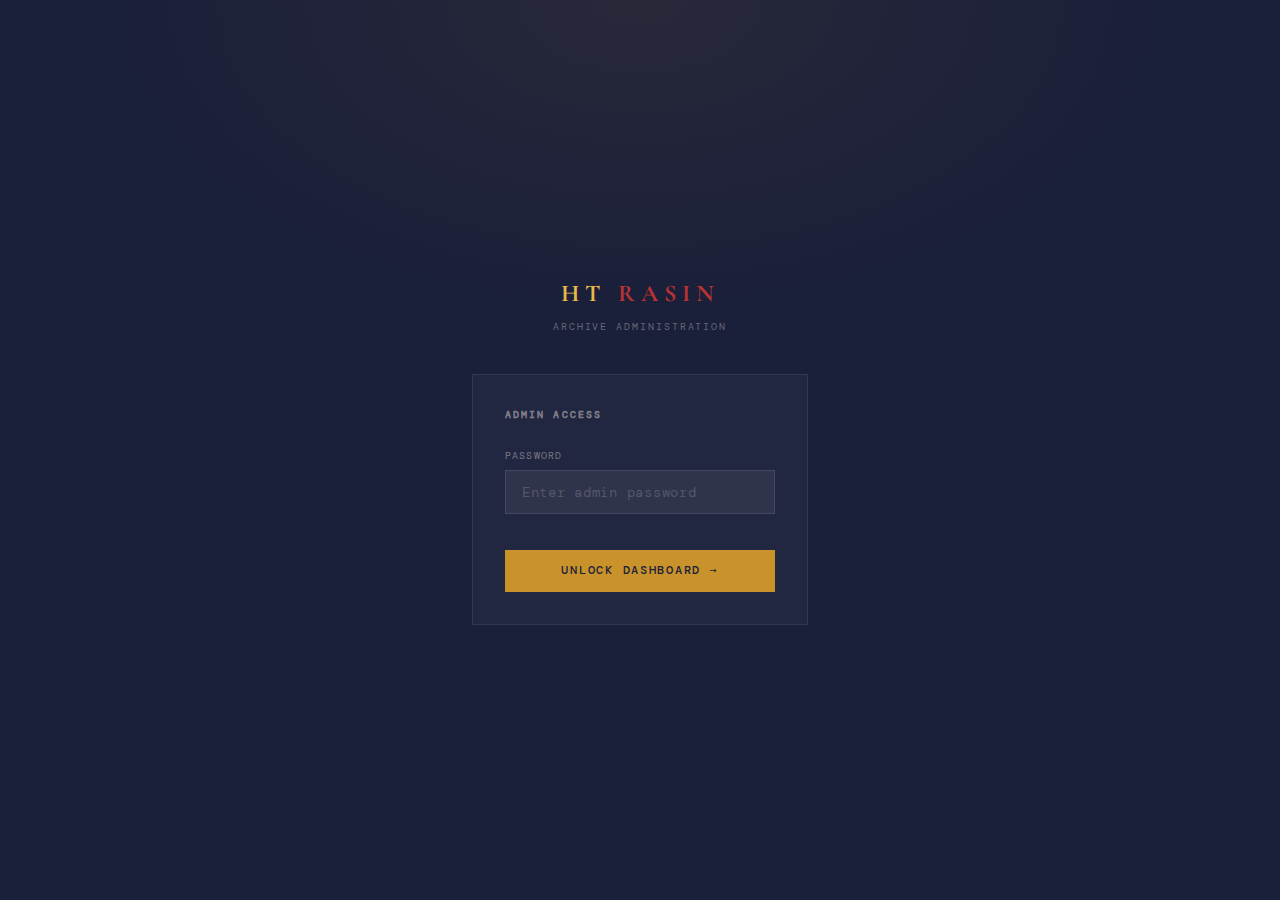
<file: Design_one/final/admin.html>
<!DOCTYPE html>
<html lang="en">
<head>
    <meta charset="UTF-8">
    <meta name="viewport" content="width=device-width, initial-scale=1.0">
    <title>Admin — Rasin Archive</title>
    <link rel="preconnect" href="https://fonts.googleapis.com">
    <link rel="preconnect" href="https://fonts.gstatic.com" crossorigin>
    <link href="https://fonts.googleapis.com/css2?family=Cormorant+Garamond:ital,wght@0,300;0,400;0,600;0,700;1,300;1,400&family=DM+Mono:wght@300;400;500&family=Instrument+Sans:wght@400;500;600&display=swap" rel="stylesheet">
    <style>
        *, *::before, *::after { box-sizing: border-box; margin: 0; padding: 0; }
        :root {
            --ink: #0f0d0a; --paper: #f5f0e8; --warm-white: #faf8f3;
            --gold: #c9922a; --gold-light: #e8b84b; --red: #b83232;
            --green: #2a6e4e; --green-light: #6ecfaa;
            --indigo: #1a1f3a; --indigo-mid: #2d3358;
            --muted: #7a6f5f; --border: #d9d0be; --border-light: #ece5d6;
        }
        html { scroll-behavior: smooth; }
        body { font-family: 'Instrument Sans', sans-serif; background: var(--indigo); color: var(--ink); font-size: 15px; line-height: 1.6; min-height: 100vh; }

        /* ======== LOGIN GATE ======== */
        #loginGate {
            min-height: 100vh;
            display: flex;
            align-items: center;
            justify-content: center;
            background: var(--indigo);
            background-image: radial-gradient(ellipse 60% 50% at 50% 0%, rgba(201,146,42,0.08) 0%, transparent 70%);
        }
        .login-box {
            width: 100%;
            max-width: 400px;
            padding: 2rem;
        }
        .login-logo {
            font-family: 'Cormorant Garamond', serif;
            font-size: 1.5rem;
            font-weight: 700;
            letter-spacing: 0.25em;
            color: var(--gold-light);
            text-transform: uppercase;
            text-align: center;
            margin-bottom: 0.35rem;
        }
        .login-logo span { color: var(--red); }
        .login-subtitle {
            font-family: 'DM Mono', monospace;
            font-size: 0.6rem;
            letter-spacing: 0.2em;
            text-transform: uppercase;
            color: rgba(245,240,232,0.35);
            text-align: center;
            margin-bottom: 2.5rem;
        }
        .login-card {
            background: rgba(255,255,255,0.04);
            border: 1px solid rgba(255,255,255,0.08);
            padding: 2rem;
        }
        .login-card h2 {
            font-family: 'DM Mono', monospace;
            font-size: 0.65rem;
            letter-spacing: 0.2em;
            text-transform: uppercase;
            color: rgba(245,240,232,0.45);
            margin-bottom: 1.5rem;
        }
        .login-field { margin-bottom: 1rem; }
        .login-field label {
            display: block;
            font-family: 'DM Mono', monospace;
            font-size: 0.6rem;
            letter-spacing: 0.12em;
            text-transform: uppercase;
            color: rgba(245,240,232,0.4);
            margin-bottom: 0.4rem;
        }
        .login-field input {
            width: 100%;
            background: rgba(255,255,255,0.06);
            border: 1px solid rgba(255,255,255,0.1);
            padding: 0.75rem 1rem;
            font-family: 'DM Mono', monospace;
            font-size: 0.9rem;
            color: var(--paper);
            outline: none;
            letter-spacing: 0.15em;
            transition: border-color 0.2s;
        }
        .login-field input:focus { border-color: var(--gold); }
        .login-field input::placeholder { color: rgba(245,240,232,0.2); letter-spacing: 0.05em; }
        .login-btn {
            width: 100%;
            margin-top: 1.25rem;
            background: var(--gold);
            border: none;
            padding: 0.85rem;
            font-family: 'DM Mono', monospace;
            font-size: 0.72rem;
            letter-spacing: 0.15em;
            text-transform: uppercase;
            color: var(--indigo);
            cursor: pointer;
            font-weight: 500;
            transition: background 0.2s;
        }
        .login-btn:hover { background: var(--gold-light); }
        .login-error {
            display: none;
            margin-top: 0.75rem;
            font-family: 'DM Mono', monospace;
            font-size: 0.6rem;
            letter-spacing: 0.08em;
            color: #e89898;
            text-align: center;
        }
        .login-error.show { display: block; }

        /* ======== ADMIN SHELL ======== */
        #adminShell { display: none; background: var(--paper); min-height: 100vh; }

        /* ---- ADMIN HEADER ---- */
        .admin-header {
            background: var(--indigo);
            border-bottom: 3px solid var(--gold);
            position: sticky;
            top: 0;
            z-index: 100;
        }
        .admin-header-inner {
            max-width: 1400px;
            margin: 0 auto;
            padding: 0 2rem;
            display: flex;
            align-items: center;
            justify-content: space-between;
            height: 64px;
        }
        .admin-logo-group { display: flex; align-items: baseline; gap: 0.75rem; }
        .admin-logo {
            font-family: 'Cormorant Garamond', serif;
            font-size: 1.4rem;
            font-weight: 700;
            letter-spacing: 0.2em;
            color: var(--gold-light);
            text-transform: uppercase;
            text-decoration: none;
        }
        .admin-logo span { color: var(--red); }
        .admin-badge {
            font-family: 'DM Mono', monospace;
            font-size: 0.55rem;
            letter-spacing: 0.15em;
            text-transform: uppercase;
            color: var(--gold);
            border: 1px solid rgba(201,146,42,0.4);
            padding: 0.15rem 0.5rem;
        }
        .admin-header-right { display: flex; align-items: center; gap: 1.5rem; }
        .admin-user {
            font-family: 'DM Mono', monospace;
            font-size: 0.6rem;
            letter-spacing: 0.1em;
            color: rgba(245,240,232,0.4);
            text-transform: uppercase;
        }
        .logout-btn {
            background: transparent;
            border: 1px solid rgba(255,255,255,0.12);
            padding: 0.35rem 0.85rem;
            font-family: 'DM Mono', monospace;
            font-size: 0.6rem;
            letter-spacing: 0.1em;
            text-transform: uppercase;
            color: rgba(245,240,232,0.5);
            cursor: pointer;
            transition: border-color 0.2s, color 0.2s;
        }
        .logout-btn:hover { border-color: var(--red); color: #e89898; }

        /* ---- STATS BAR ---- */
        .stats-bar {
            background: var(--indigo-mid);
            border-bottom: 1px solid rgba(255,255,255,0.06);
        }
        .stats-bar-inner {
            max-width: 1400px;
            margin: 0 auto;
            padding: 0 2rem;
            display: flex;
            gap: 0;
        }
        .stat-pill {
            display: flex;
            align-items: center;
            gap: 0.75rem;
            padding: 0.85rem 1.5rem;
            border-right: 1px solid rgba(255,255,255,0.06);
            cursor: pointer;
            transition: background 0.15s;
        }
        .stat-pill:hover, .stat-pill.active { background: rgba(255,255,255,0.04); }
        .stat-pill:first-child { padding-left: 0; }
        .stat-num {
            font-family: 'Cormorant Garamond', serif;
            font-size: 1.5rem;
            font-weight: 600;
            color: var(--gold-light);
            line-height: 1;
        }
        .stat-info { display: flex; flex-direction: column; gap: 0.1rem; }
        .stat-label {
            font-family: 'DM Mono', monospace;
            font-size: 0.58rem;
            letter-spacing: 0.1em;
            text-transform: uppercase;
            color: rgba(245,240,232,0.4);
        }
        .stat-dot {
            width: 6px; height: 6px; border-radius: 50%;
            display: inline-block; margin-right: 0.25rem;
        }
        .dot-pending  { background: var(--gold); }
        .dot-approved { background: var(--green-light); }
        .dot-rejected { background: #e89898; }
        .dot-all      { background: rgba(245,240,232,0.3); }

        /* ---- MAIN LAYOUT ---- */
        .admin-body {
            max-width: 1400px;
            margin: 0 auto;
            padding: 2rem;
            display: grid;
            grid-template-columns: 260px 1fr;
            gap: 2rem;
            align-items: start;
        }

        /* ---- SIDEBAR FILTERS ---- */
        .filter-sidebar {
            position: sticky;
            top: 115px;
        }
        .sidebar-section { margin-bottom: 1.5rem; }
        .sidebar-section-label {
            font-family: 'DM Mono', monospace;
            font-size: 0.58rem;
            letter-spacing: 0.18em;
            text-transform: uppercase;
            color: var(--muted);
            margin-bottom: 0.6rem;
        }
        .filter-btn {
            display: flex;
            align-items: center;
            justify-content: space-between;
            width: 100%;
            padding: 0.5rem 0.75rem;
            background: transparent;
            border: none;
            border-left: 2px solid transparent;
            font-family: 'Instrument Sans', sans-serif;
            font-size: 0.88rem;
            color: var(--muted);
            cursor: pointer;
            text-align: left;
            transition: color 0.15s, border-color 0.15s, background 0.15s;
            margin-left: -2px;
        }
        .filter-btn:hover { color: var(--ink); background: rgba(201,146,42,0.05); }
        .filter-btn.active { color: var(--ink); border-left-color: var(--gold); background: rgba(201,146,42,0.06); font-weight: 600; }
        .filter-count {
            font-family: 'DM Mono', monospace;
            font-size: 0.58rem;
            background: var(--border-light);
            color: var(--muted);
            padding: 0.1rem 0.4rem;
        }
        .filter-btn.active .filter-count { background: rgba(201,146,42,0.15); color: var(--gold); }

        .search-box {
            width: 100%;
            background: var(--warm-white);
            border: 1px solid var(--border);
            padding: 0.6rem 0.85rem;
            font-family: 'Instrument Sans', sans-serif;
            font-size: 0.88rem;
            color: var(--ink);
            outline: none;
            transition: border-color 0.2s;
        }
        .search-box:focus { border-color: var(--gold); }
        .search-box::placeholder { color: var(--muted); }

        /* ---- SUBMISSION LIST ---- */
        .submissions-area {}

        .list-header {
            display: flex;
            align-items: center;
            justify-content: space-between;
            margin-bottom: 1rem;
        }
        .list-title {
            font-family: 'DM Mono', monospace;
            font-size: 0.65rem;
            letter-spacing: 0.15em;
            text-transform: uppercase;
            color: var(--muted);
        }
        .list-count { color: var(--ink); font-weight: 500; }

        /* SUBMISSION CARD */
        .submission-card {
            background: var(--warm-white);
            border: 1px solid var(--border);
            margin-bottom: 1px;
            overflow: hidden;
            transition: border-color 0.15s;
        }
        .submission-card:hover { border-color: var(--gold); }
        .submission-card.expanded { border-color: var(--gold); }

        .card-summary {
            display: grid;
            grid-template-columns: 80px 1fr auto;
            gap: 1rem;
            align-items: center;
            padding: 1rem 1.25rem;
            cursor: pointer;
        }

        /* Status badge */
        .status-badge {
            font-family: 'DM Mono', monospace;
            font-size: 0.55rem;
            letter-spacing: 0.1em;
            text-transform: uppercase;
            padding: 0.25rem 0.5rem;
            text-align: center;
        }
        .status-badge.pending  { background: rgba(201,146,42,0.15); color: var(--gold); }
        .status-badge.approved { background: rgba(110,207,170,0.15); color: var(--green); }
        .status-badge.rejected { background: rgba(184,50,50,0.1);    color: var(--red); }
        .status-badge.reviewing { background: rgba(26,31,58,0.1); color: var(--indigo); }
        .status-badge.needs_info { background: rgba(201,146,42,0.08); color: var(--muted); }

        .card-main-info {}
        .card-title {
            font-family: 'Cormorant Garamond', serif;
            font-size: 1.15rem;
            font-weight: 600;
            line-height: 1.2;
            margin-bottom: 0.25rem;
        }
        .card-meta-row {
            display: flex;
            gap: 1rem;
            flex-wrap: wrap;
        }
        .card-meta-item {
            font-family: 'DM Mono', monospace;
            font-size: 0.58rem;
            letter-spacing: 0.06em;
            color: var(--muted);
        }
        .cat-pill {
            font-family: 'DM Mono', monospace;
            font-size: 0.55rem;
            letter-spacing: 0.08em;
            text-transform: uppercase;
            padding: 0.15rem 0.5rem;
        }
        .cat-pill.music    { background: #1a2f2a; color: #6ecfaa; }
        .cat-pill.history  { background: #2f1a1a; color: #e89898; }
        .cat-pill.cuisine  { background: #2f2a1a; color: #e8cc88; }
        .cat-pill.art      { background: #1a1a2f; color: #a8a8e8; }
        .cat-pill.language { background: #2a1f2a; color: #d8a8d8; }
        .cat-pill.sports   { background: #1a2a1a; color: #88cc88; }
        .cat-pill.literature { background: #1f2a2a; color: #88d8d8; }
        .cat-pill.science  { background: #2a2a1a; color: #d8d888; }
        .cat-pill.other    { background: #2a2a2a; color: #aaaaaa; }

        .card-toggle {
            font-family: 'DM Mono', monospace;
            font-size: 0.75rem;
            color: var(--muted);
            transition: transform 0.2s;
            user-select: none;
        }
        .submission-card.expanded .card-toggle { transform: rotate(180deg); }

        /* EXPANDED DETAIL */
        .card-detail {
            display: none;
            border-top: 1px solid var(--border-light);
        }
        .submission-card.expanded .card-detail { display: block; }

        .detail-grid {
            display: grid;
            grid-template-columns: 1fr 1fr;
            gap: 0;
        }
        .detail-section {
            padding: 1.25rem 1.5rem;
            border-right: 1px solid var(--border-light);
            border-bottom: 1px solid var(--border-light);
        }
        .detail-section:nth-child(2n) { border-right: none; }
        .detail-section.full { grid-column: 1 / -1; border-right: none; }
        .detail-section:last-child { border-bottom: none; }

        .detail-label {
            font-family: 'DM Mono', monospace;
            font-size: 0.58rem;
            letter-spacing: 0.12em;
            text-transform: uppercase;
            color: var(--muted);
            margin-bottom: 0.4rem;
        }
        .detail-value {
            font-size: 0.88rem;
            color: var(--ink);
            line-height: 1.7;
            white-space: pre-wrap;
        }

        /* Sources in detail */
        .source-list { display: flex; flex-direction: column; gap: 0.5rem; }
        .source-row {
            display: flex;
            gap: 0.75rem;
            align-items: flex-start;
            font-size: 0.85rem;
        }
        .source-type-badge {
            font-family: 'DM Mono', monospace;
            font-size: 0.55rem;
            letter-spacing: 0.08em;
            text-transform: uppercase;
            background: var(--indigo);
            color: var(--gold-light);
            padding: 0.15rem 0.5rem;
            white-space: nowrap;
            flex-shrink: 0;
            margin-top: 0.1rem;
        }

        /* REVIEW ACTIONS */
        .review-actions {
            display: flex;
            align-items: center;
            gap: 0.75rem;
            padding: 1rem 1.5rem;
            background: var(--paper);
            border-top: 1px solid var(--border);
        }
        .review-actions-label {
            font-family: 'DM Mono', monospace;
            font-size: 0.6rem;
            letter-spacing: 0.1em;
            text-transform: uppercase;
            color: var(--muted);
            margin-right: 0.25rem;
        }
        .action-btn {
            padding: 0.5rem 1.1rem;
            font-family: 'DM Mono', monospace;
            font-size: 0.62rem;
            letter-spacing: 0.1em;
            text-transform: uppercase;
            cursor: pointer;
            border: 1px solid transparent;
            transition: background 0.15s, color 0.15s, border-color 0.15s;
        }
        .action-btn.approve {
            background: rgba(110,207,170,0.15);
            color: var(--green);
            border-color: rgba(110,207,170,0.3);
        }
        .action-btn.approve:hover { background: var(--green-light); color: var(--indigo); border-color: var(--green-light); }
        .action-btn.reject {
            background: rgba(184,50,50,0.08);
            color: var(--red);
            border-color: rgba(184,50,50,0.2);
        }
        .action-btn.reject:hover { background: var(--red); color: #fff; border-color: var(--red); }
        .action-btn.needs-info {
            background: transparent;
            color: var(--muted);
            border-color: var(--border);
        }
        .action-btn.needs-info:hover { border-color: var(--gold); color: var(--gold); }

        .reviewer-notes-wrap { flex: 1; }
        .reviewer-notes {
            width: 100%;
            background: var(--warm-white);
            border: 1px solid var(--border);
            padding: 0.5rem 0.75rem;
            font-family: 'Instrument Sans', sans-serif;
            font-size: 0.82rem;
            color: var(--ink);
            outline: none;
            resize: none;
            transition: border-color 0.2s;
            height: 36px;
        }
        .reviewer-notes:focus { border-color: var(--gold); height: 72px; }

        /* Empty state */
        .empty-state {
            text-align: center;
            padding: 4rem 0;
            display: none;
        }
        .empty-state.show { display: block; }
        .empty-state p { font-family: 'DM Mono', monospace; font-size: 0.72rem; color: var(--muted); letter-spacing: 0.1em; }

        @media (max-width: 900px) {
            .admin-body { grid-template-columns: 1fr; }
            .filter-sidebar { position: static; }
            .detail-grid { grid-template-columns: 1fr; }
            .detail-section { border-right: none; }
        }
    </style>
</head>
<body>

<!-- ======== LOGIN GATE ======== -->
<div id="loginGate">
    <div class="login-box">
        <div class="login-logo">HT <span>RASIN</span></div>
        <div class="login-subtitle">Archive Administration</div>
        <div class="login-card">
            <h2>Admin Access</h2>
            <div class="login-field">
                <label>Password</label>
                <input type="password" id="passwordInput" placeholder="Enter admin password" autocomplete="current-password">
            </div>
            <button class="login-btn" id="loginBtn">Unlock Dashboard →</button>
            <div class="login-error" id="loginError">Incorrect password. Try again.</div>
        </div>
    </div>
</div>

<!-- ======== ADMIN SHELL ======== -->
<div id="adminShell">

    <header class="admin-header">
        <div class="admin-header-inner">
            <div class="admin-logo-group">
                <a href="index.html" class="admin-logo">HT <span>RASIN</span></a>
                <span class="admin-badge">Admin</span>
            </div>
            <div class="admin-header-right">
                <span class="admin-user">Signed in as Admin</span>
                <button class="logout-btn" id="logoutBtn">Sign Out</button>
            </div>
        </div>
    </header>

    <!-- STATS BAR -->
    <div class="stats-bar">
        <div class="stats-bar-inner">
            <div class="stat-pill active" data-filter="all">
                <div class="stat-num" id="count-all">0</div>
                <div class="stat-info">
                    <span class="stat-label"><span class="stat-dot dot-all"></span>All</span>
                </div>
            </div>
            <div class="stat-pill" data-filter="pending">
                <div class="stat-num" id="count-pending">0</div>
                <div class="stat-info">
                    <span class="stat-label"><span class="stat-dot dot-pending"></span>Pending</span>
                </div>
            </div>
            <div class="stat-pill" data-filter="approved">
                <div class="stat-num" id="count-approved">0</div>
                <div class="stat-info">
                    <span class="stat-label"><span class="stat-dot dot-approved"></span>Approved</span>
                </div>
            </div>
            <div class="stat-pill" data-filter="rejected">
                <div class="stat-num" id="count-rejected">0</div>
                <div class="stat-info">
                    <span class="stat-label"><span class="stat-dot dot-rejected"></span>Rejected</span>
                </div>
            </div>
        </div>
    </div>

    <div class="admin-body">

        <!-- SIDEBAR -->
        <aside class="filter-sidebar">
            <div class="sidebar-section">
                <div class="sidebar-section-label">Search</div>
                <input type="text" class="search-box" id="adminSearch" placeholder="Search submissions…">
            </div>

            <div class="sidebar-section">
                <div class="sidebar-section-label">Status</div>
                <button class="filter-btn active" data-filter="all">All <span class="filter-count" id="fc-all">0</span></button>
                <button class="filter-btn" data-filter="pending">Pending <span class="filter-count" id="fc-pending">0</span></button>
                <button class="filter-btn" data-filter="reviewing">Reviewing <span class="filter-count" id="fc-reviewing">0</span></button>
                <button class="filter-btn" data-filter="approved">Approved <span class="filter-count" id="fc-approved">0</span></button>
                <button class="filter-btn" data-filter="rejected">Rejected <span class="filter-count" id="fc-rejected">0</span></button>
                <button class="filter-btn" data-filter="needs_info">Needs Info <span class="filter-count" id="fc-needs_info">0</span></button>
            </div>

            <div class="sidebar-section">
                <div class="sidebar-section-label">Category</div>
                <button class="filter-btn active-cat" data-cat="">All Categories</button>
                <button class="filter-btn" data-cat="music">Music</button>
                <button class="filter-btn" data-cat="history">History</button>
                <button class="filter-btn" data-cat="cuisine">Cuisine</button>
                <button class="filter-btn" data-cat="art">Art & Culture</button>
                <button class="filter-btn" data-cat="language">Language</button>
                <button class="filter-btn" data-cat="sports">Sports</button>
                <button class="filter-btn" data-cat="literature">Literature</button>
                <button class="filter-btn" data-cat="science">Science</button>
            </div>
        </aside>

        <!-- MAIN LIST -->
        <div class="submissions-area">
            <div class="list-header">
                <span class="list-title">Showing <span class="list-count" id="visibleCount">0</span> submissions</span>
            </div>
            <div id="submissionsList"></div>
            <div class="empty-state" id="emptyState">
                <p>No submissions match your filters.</p>
            </div>
        </div>

    </div>
</div>

<script>
    // ============================================================
    // PASSWORD — SHA-256 hash of your password goes here.
    // To generate: https://emn178.github.io/online-tools/sha256.html
    // Default password is: rasin2026  (change this before going live)
    // ============================================================
    const ADMIN_HASH = '8723ecbe329a5258775109cf40b0b607e3aa303b5fe1729031c52516f12887db';

    // ---- SHA-256 via Web Crypto API ----
    async function sha256(str) {
        const buf = await crypto.subtle.digest('SHA-256', new TextEncoder().encode(str));
        return Array.from(new Uint8Array(buf)).map(b => b.toString(16).padStart(2, '0')).join('');
    }

    // ---- Session persistence ----
    const SESSION_KEY = 'rasin_admin_auth';
    if (sessionStorage.getItem(SESSION_KEY) === 'true') unlockAdmin();

    document.getElementById('loginBtn').addEventListener('click', attemptLogin);
    document.getElementById('passwordInput').addEventListener('keydown', e => { if (e.key === 'Enter') attemptLogin(); });

    async function attemptLogin() {
        const input = document.getElementById('passwordInput').value;
        const hash  = await sha256(input);
        if (hash === ADMIN_HASH) {
            sessionStorage.setItem(SESSION_KEY, 'true');
            unlockAdmin();
        } else {
            document.getElementById('loginError').classList.add('show');
            document.getElementById('passwordInput').value = '';
            document.getElementById('passwordInput').focus();
        }
    }

    function unlockAdmin() {
        document.getElementById('loginGate').style.display  = 'none';
        document.getElementById('adminShell').style.display = 'block';
        document.body.style.background = 'var(--paper)';
        renderAll();
    }

    document.getElementById('logoutBtn').addEventListener('click', () => {
        sessionStorage.removeItem(SESSION_KEY);
        location.reload();
    });

    // ============================================================
    // MOCK DATA — replace with real API fetch when backend is ready
    // ============================================================
    let submissions = [
        {
            id: '001',
            title: "Cadence Rampa's Evolution into Zouk",
            category: 'music',
            summary: 'Haitian cadence rampa laid the rhythmic groundwork for Caribbean zouk music.',
            description: "In the 1950s and 1960s, Haitian musicians Webert Sicot and Nemours Jean-Baptiste revolutionized Haitian music by creating cadence rampa. This style traveled to Dominica, became cadence-lypso, and then evolved into Guadeloupe's zouk in the 1980s.",
            startPeriod: '1950s', endPeriod: '1980s',
            geographicFlow: 'Haiti → Dominica → Guadeloupe → Worldwide',
            keyFigures: 'Webert Sicot, Nemours Jean-Baptiste, Gordon Henderson',
            misconceptions: "Zouk is often credited as purely Guadeloupean without acknowledging its Haitian roots.",
            whyItMatters: "Documents Haiti's central role in Caribbean music evolution.",
            submitterName: 'Marcus J.', submitterEmail: 'marcus@example.com',
            submitterRelation: 'Family descendant of Webert Sicot',
            status: 'pending',
            sources: [
                { type: 'recording', citation: 'Webert Sicot — "Cadence Rampa Volume 2" (1962, Marc Records)', url: '' },
                { type: 'academic',  citation: 'Guilbault, Jocelyne. "Zouk: World Music in the West Indies" (University of Chicago Press, 1993)', url: 'https://press.uchicago.edu' }
            ],
            reviewerNotes: '',
            createdAt: '2026-02-18T14:22:00Z'
        },
        {
            id: '002',
            title: "Haitian Vodou Rhythms in Early Jazz",
            category: 'music',
            summary: 'Vodou ceremonial rhythms traveled from Haiti to New Orleans and influenced jazz development.',
            description: "Through Haitian migration to New Orleans in the early 19th century, Vodou ceremonial rhythms introduced polyrhythmic structures and syncopated patterns that became foundational to jazz.",
            startPeriod: '1800s', endPeriod: '1920s',
            geographicFlow: 'Haiti → New Orleans → USA',
            keyFigures: '',
            misconceptions: "Jazz origins are often traced solely to African American Southern traditions without acknowledging Haitian Creole influences.",
            whyItMatters: "Broadens the understanding of jazz roots.",
            submitterName: 'Claudette R.', submitterEmail: 'claudette@example.com',
            submitterRelation: 'Researcher in Caribbean music history',
            status: 'pending',
            sources: [
                { type: 'book',     citation: 'Sublette, Ned. "The World That Made New Orleans" (2008)', url: '' },
                { type: 'article',  citation: '"Congo Square and the Haitian Influence on New Orleans Music" — NOLA.com (2019)', url: 'https://nola.com' }
            ],
            reviewerNotes: '',
            createdAt: '2026-02-20T09:11:00Z'
        },
        {
            id: '003',
            title: "Haiti's Contribution to the Statue of Liberty Concept",
            category: 'history',
            summary: "The Haitian Revolution inspired Bartholdi's original concept of a freed slave for the Statue of Liberty.",
            description: "French sculptor Frédéric Auguste Bartholdi originally envisioned the Statue of Liberty as a monument to emancipation inspired by Haiti's revolution, before the design was shifted to its current form.",
            startPeriod: '1860s', endPeriod: '1886',
            geographicFlow: 'Haiti → France → USA',
            keyFigures: 'Frédéric Auguste Bartholdi',
            misconceptions: "The Statue of Liberty is almost never discussed in relation to Haitian emancipation despite strong historical links.",
            whyItMatters: "Connects Haitian liberation to one of the world's most recognized symbols of freedom.",
            submitterName: 'Jean-Paul M.', submitterEmail: 'jeanpaul@example.com',
            submitterRelation: 'History professor',
            status: 'approved',
            sources: [
                { type: 'academic',  citation: 'Popkin, Jeremy. "You Are All Free: The Haitian Revolution and the Abolition of Slavery" (2010)', url: '' },
                { type: 'article',   citation: '"The Black Statue of Liberty" — The New York Times (2000)', url: 'https://nytimes.com' },
                { type: 'archive',   citation: 'Bartholdi letter to Laboulaye, 1870, Archives Nationales de France', url: '' }
            ],
            reviewerNotes: 'Strong sourcing. Published.',
            createdAt: '2026-02-10T16:45:00Z'
        },
        {
            id: '004',
            title: "Pikliz Influence on Caribbean Hot Sauce Traditions",
            category: 'cuisine',
            summary: 'Haitian pikliz shaped condiment traditions across Caribbean and diaspora communities.',
            description: "Haitian pikliz — spicy pickled vegetables in vinegar — has influenced condiment culture throughout the Caribbean diaspora, with variations appearing in Dominican, Cuban, and Jamaican cuisines.",
            startPeriod: 'Traditional', endPeriod: 'Present',
            geographicFlow: 'Haiti → Caribbean → North American Diaspora',
            keyFigures: '',
            misconceptions: '',
            whyItMatters: 'Documents the spread of Haitian food culture.',
            submitterName: 'Sophie B.', submitterEmail: 'sophie@example.com',
            submitterRelation: 'Haitian-American chef',
            status: 'needs_info',
            sources: [
                { type: 'oral', citation: 'Interview with Chef Nadège Pierre, Port-au-Prince (2024)', url: '' }
            ],
            reviewerNotes: 'Only 1 source provided. Requested a second source from submitter.',
            createdAt: '2026-02-22T11:30:00Z'
        },
        {
            id: '005',
            title: "Haitian Naïve Art Movement's Global Influence",
            category: 'art',
            summary: 'The Haitian naïve art movement of the 1940s influenced folk art worldwide.',
            description: "Emerging from the Centre d'Art in Port-au-Prince in the 1940s, Haitian naïve art gained international recognition and influenced folk and outsider art movements globally.",
            startPeriod: '1940s', endPeriod: 'Present',
            geographicFlow: 'Haiti → USA → Europe → Global',
            keyFigures: 'Hector Hyppolite, Philomé Obin, DeWitt Peters',
            misconceptions: "Often treated as a curiosity rather than a serious art movement that influenced global folk art.",
            whyItMatters: 'Positions Haiti as an originator rather than recipient of artistic movements.',
            submitterName: 'Miriam T.', submitterEmail: 'miriam@example.com',
            submitterRelation: 'Art historian',
            status: 'reviewing',
            sources: [
                { type: 'book',      citation: 'Rodman, Selden. "Where Art Is Joy: Haitian Art" (1988)', url: '' },
                { type: 'academic',  citation: 'Daut, Marlene. "Tropics of Haiti" (2015)', url: '' }
            ],
            reviewerNotes: 'Strong entry — checking sources before approving.',
            createdAt: '2026-02-21T08:00:00Z'
        }
    ];

    // ============================================================
    // STATE
    // ============================================================
    let activeFilter = 'all';
    let activeCat    = '';
    let searchQuery  = '';

    // ============================================================
    // RENDER
    // ============================================================
    function renderAll() {
        updateCounts();
        renderList();
    }

    function updateCounts() {
        const counts = { all: submissions.length, pending: 0, reviewing: 0, approved: 0, rejected: 0, needs_info: 0 };
        submissions.forEach(s => { if (counts[s.status] !== undefined) counts[s.status]++; });
        Object.keys(counts).forEach(k => {
            const el = document.getElementById('count-' + k);
            const fc = document.getElementById('fc-' + k);
            if (el) el.textContent = counts[k];
            if (fc) fc.textContent = counts[k];
        });
    }

    function getFiltered() {
        return submissions.filter(s => {
            const matchStatus = activeFilter === 'all' || s.status === activeFilter;
            const matchCat    = !activeCat || s.category === activeCat;
            const matchSearch = !searchQuery ||
                s.title.toLowerCase().includes(searchQuery) ||
                s.summary.toLowerCase().includes(searchQuery) ||
                s.submitterName.toLowerCase().includes(searchQuery);
            return matchStatus && matchCat && matchSearch;
        });
    }

    function renderList() {
        const filtered = getFiltered();
        const list = document.getElementById('submissionsList');
        const empty = document.getElementById('emptyState');
        document.getElementById('visibleCount').textContent = filtered.length;

        list.innerHTML = '';
        empty.classList.toggle('show', filtered.length === 0);

        filtered.forEach(s => {
            const card = document.createElement('div');
            card.className = 'submission-card';
            card.id = 'card-' + s.id;
            card.innerHTML = buildCard(s);
            list.appendChild(card);

            // Toggle expand
            card.querySelector('.card-summary').addEventListener('click', () => {
                card.classList.toggle('expanded');
            });

            // Action buttons
            card.querySelector('.action-btn.approve')?.addEventListener('click', e => {
                e.stopPropagation();
                setStatus(s.id, 'approved', card);
            });
            card.querySelector('.action-btn.reject')?.addEventListener('click', e => {
                e.stopPropagation();
                setStatus(s.id, 'rejected', card);
            });
            card.querySelector('.action-btn.needs-info')?.addEventListener('click', e => {
                e.stopPropagation();
                setStatus(s.id, 'needs_info', card);
            });
        });
    }

    function buildCard(s) {
        const date = new Date(s.createdAt).toLocaleDateString('en-US', { month: 'short', day: 'numeric', year: 'numeric' });
        const sourcesHTML = s.sources.map((src, i) => `
            <div class="source-row">
                <span class="source-type-badge">${src.type}</span>
                <span>${src.citation}${src.url ? ` — <a href="${src.url}" target="_blank" style="color:var(--gold);font-size:0.8rem;">${src.url}</a>` : ''}</span>
            </div>`).join('');

        return `
        <div class="card-summary">
            <span class="status-badge ${s.status}">${s.status.replace('_', ' ')}</span>
            <div class="card-main-info">
                <div class="card-title">${s.title}</div>
                <div class="card-meta-row">
                    <span class="cat-pill ${s.category}">${s.category}</span>
                    <span class="card-meta-item">By ${s.submitterName}</span>
                    <span class="card-meta-item">${date}</span>
                    <span class="card-meta-item">${s.sources.length} source${s.sources.length !== 1 ? 's' : ''}</span>
                </div>
            </div>
            <span class="card-toggle">▾</span>
        </div>
        <div class="card-detail">
            <div class="detail-grid">
                <div class="detail-section full">
                    <div class="detail-label">Summary</div>
                    <div class="detail-value">${s.summary}</div>
                </div>
                <div class="detail-section full">
                    <div class="detail-label">Full Description</div>
                    <div class="detail-value">${s.description}</div>
                </div>
                <div class="detail-section">
                    <div class="detail-label">Timeline</div>
                    <div class="detail-value">${s.startPeriod}${s.endPeriod ? ' – ' + s.endPeriod : ''}</div>
                </div>
                <div class="detail-section">
                    <div class="detail-label">Geographic Flow</div>
                    <div class="detail-value">🇭🇹 → ${s.geographicFlow}</div>
                </div>
                ${s.keyFigures ? `
                <div class="detail-section full">
                    <div class="detail-label">Key Figures</div>
                    <div class="detail-value">${s.keyFigures}</div>
                </div>` : ''}
                ${s.misconceptions ? `
                <div class="detail-section full">
                    <div class="detail-label">Common Misconceptions</div>
                    <div class="detail-value">${s.misconceptions}</div>
                </div>` : ''}
                <div class="detail-section full">
                    <div class="detail-label">Sources (${s.sources.length})</div>
                    <div class="source-list">${sourcesHTML}</div>
                </div>
                <div class="detail-section">
                    <div class="detail-label">Submitted By</div>
                    <div class="detail-value">${s.submitterName}<br><a href="mailto:${s.submitterEmail}" style="color:var(--gold);font-size:0.82rem;">${s.submitterEmail}</a></div>
                </div>
                ${s.submitterRelation ? `
                <div class="detail-section">
                    <div class="detail-label">Their Connection</div>
                    <div class="detail-value">${s.submitterRelation}</div>
                </div>` : ''}
            </div>
            <div class="review-actions">
                <span class="review-actions-label">Review</span>
                <button class="action-btn approve">✓ Approve</button>
                <button class="action-btn reject">✕ Reject</button>
                <button class="action-btn needs-info">? Needs Info</button>
                <div class="reviewer-notes-wrap">
                    <textarea class="reviewer-notes" placeholder="Internal notes…" id="notes-${s.id}">${s.reviewerNotes}</textarea>
                </div>
            </div>
        </div>`;
    }

    function setStatus(id, newStatus, card) {
        const s = submissions.find(x => x.id === id);
        if (!s) return;
        s.status = newStatus;
        s.reviewerNotes = document.getElementById('notes-' + id)?.value || s.reviewerNotes;
        card.innerHTML = buildCard(s);
        card.classList.add('expanded');
        // Re-attach listeners
        card.querySelector('.card-summary').addEventListener('click', () => card.classList.toggle('expanded'));
        card.querySelector('.action-btn.approve')?.addEventListener('click', e => { e.stopPropagation(); setStatus(id, 'approved', card); });
        card.querySelector('.action-btn.reject')?.addEventListener('click', e => { e.stopPropagation(); setStatus(id, 'rejected', card); });
        card.querySelector('.action-btn.needs-info')?.addEventListener('click', e => { e.stopPropagation(); setStatus(id, 'needs_info', card); });
        updateCounts();
    }

    // ============================================================
    // FILTER / SEARCH LISTENERS
    // ============================================================
    document.querySelectorAll('.filter-btn[data-filter]').forEach(btn => {
        btn.addEventListener('click', () => {
            activeFilter = btn.dataset.filter;
            document.querySelectorAll('.filter-btn[data-filter]').forEach(b => b.classList.remove('active'));
            document.querySelectorAll('.stat-pill').forEach(b => b.classList.remove('active'));
            btn.classList.add('active');
            document.querySelector(`.stat-pill[data-filter="${activeFilter}"]`)?.classList.add('active');
            renderList();
        });
    });

    document.querySelectorAll('.stat-pill').forEach(pill => {
        pill.addEventListener('click', () => {
            activeFilter = pill.dataset.filter;
            document.querySelectorAll('.stat-pill').forEach(b => b.classList.remove('active'));
            document.querySelectorAll('.filter-btn[data-filter]').forEach(b => b.classList.remove('active'));
            pill.classList.add('active');
            document.querySelector(`.filter-btn[data-filter="${activeFilter}"]`)?.classList.add('active');
            renderList();
        });
    });

    document.querySelectorAll('.filter-btn[data-cat]').forEach(btn => {
        btn.addEventListener('click', () => {
            activeCat = btn.dataset.cat;
            document.querySelectorAll('.filter-btn[data-cat]').forEach(b => b.classList.remove('active-cat', 'active'));
            btn.classList.add('active');
            renderList();
        });
    });

    document.getElementById('adminSearch').addEventListener('input', e => {
        searchQuery = e.target.value.toLowerCase().trim();
        renderList();
    });
</script>
</body>
</html>
</file>
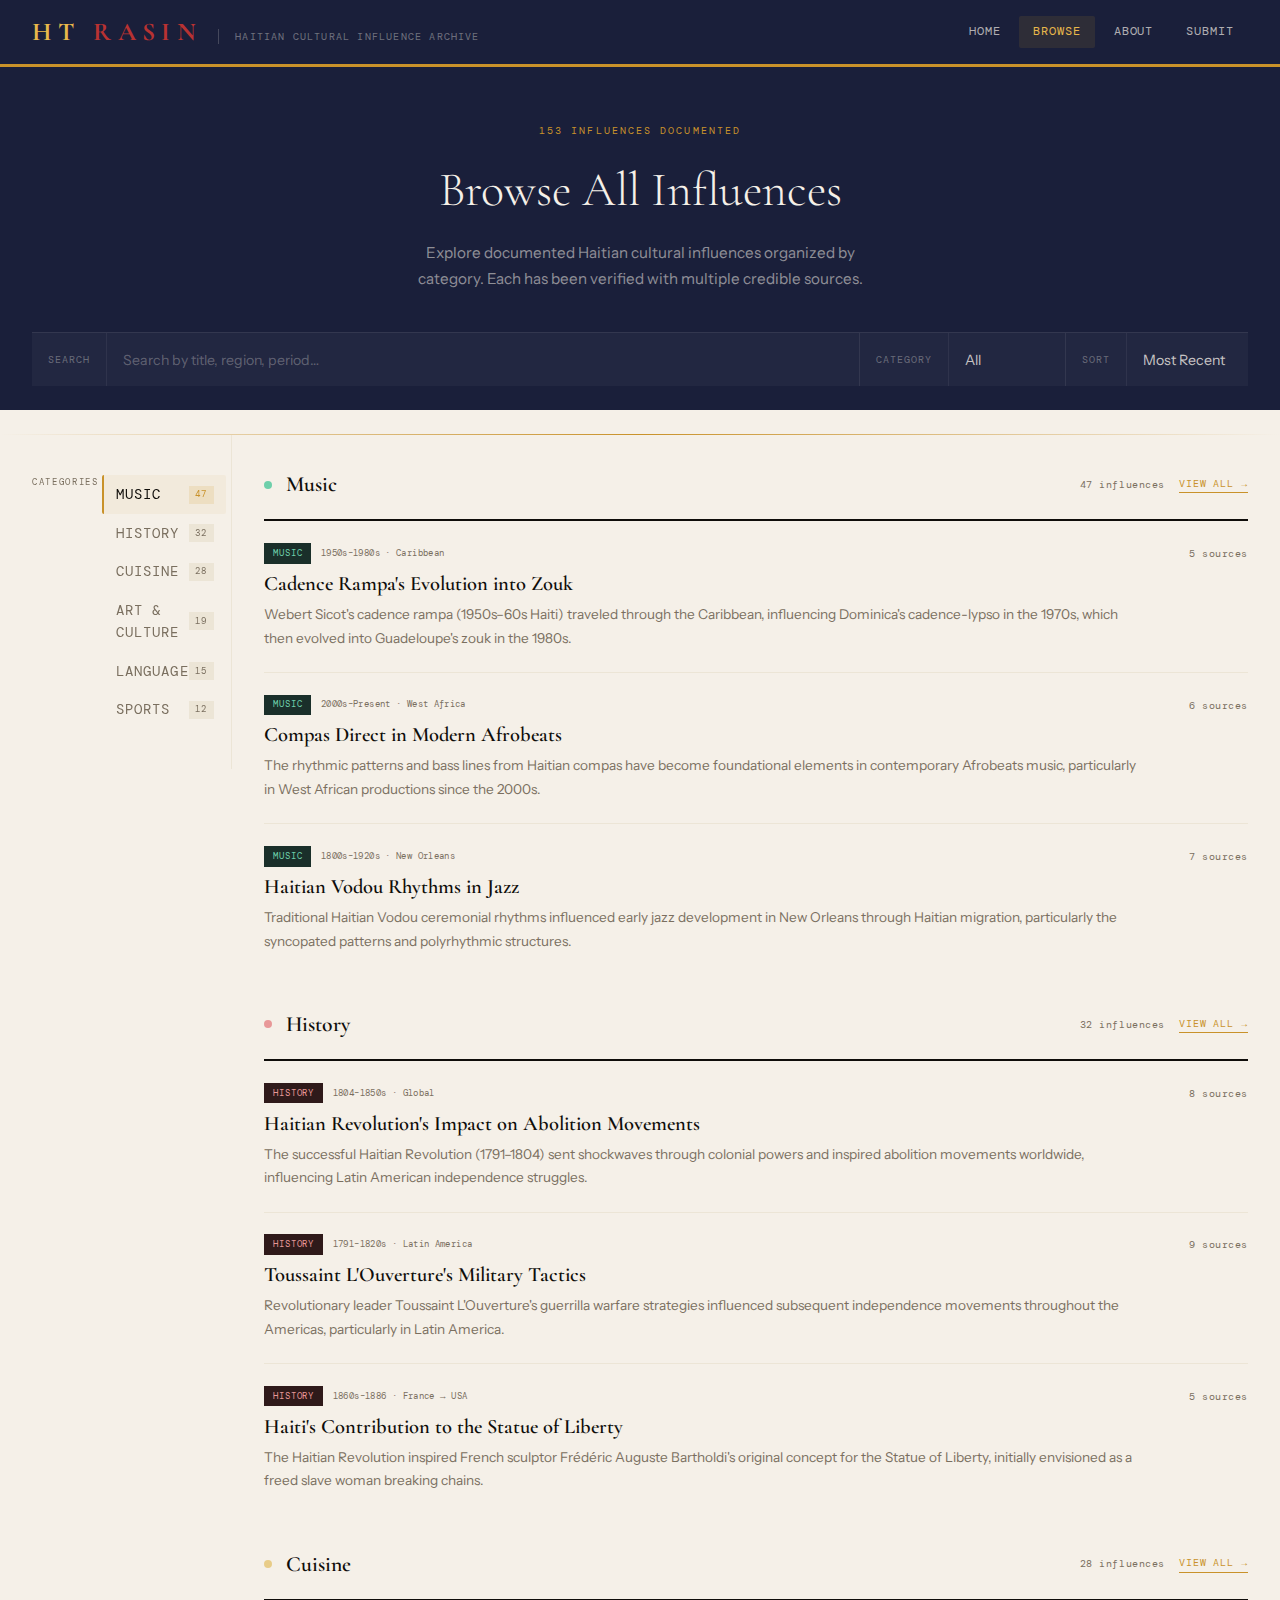
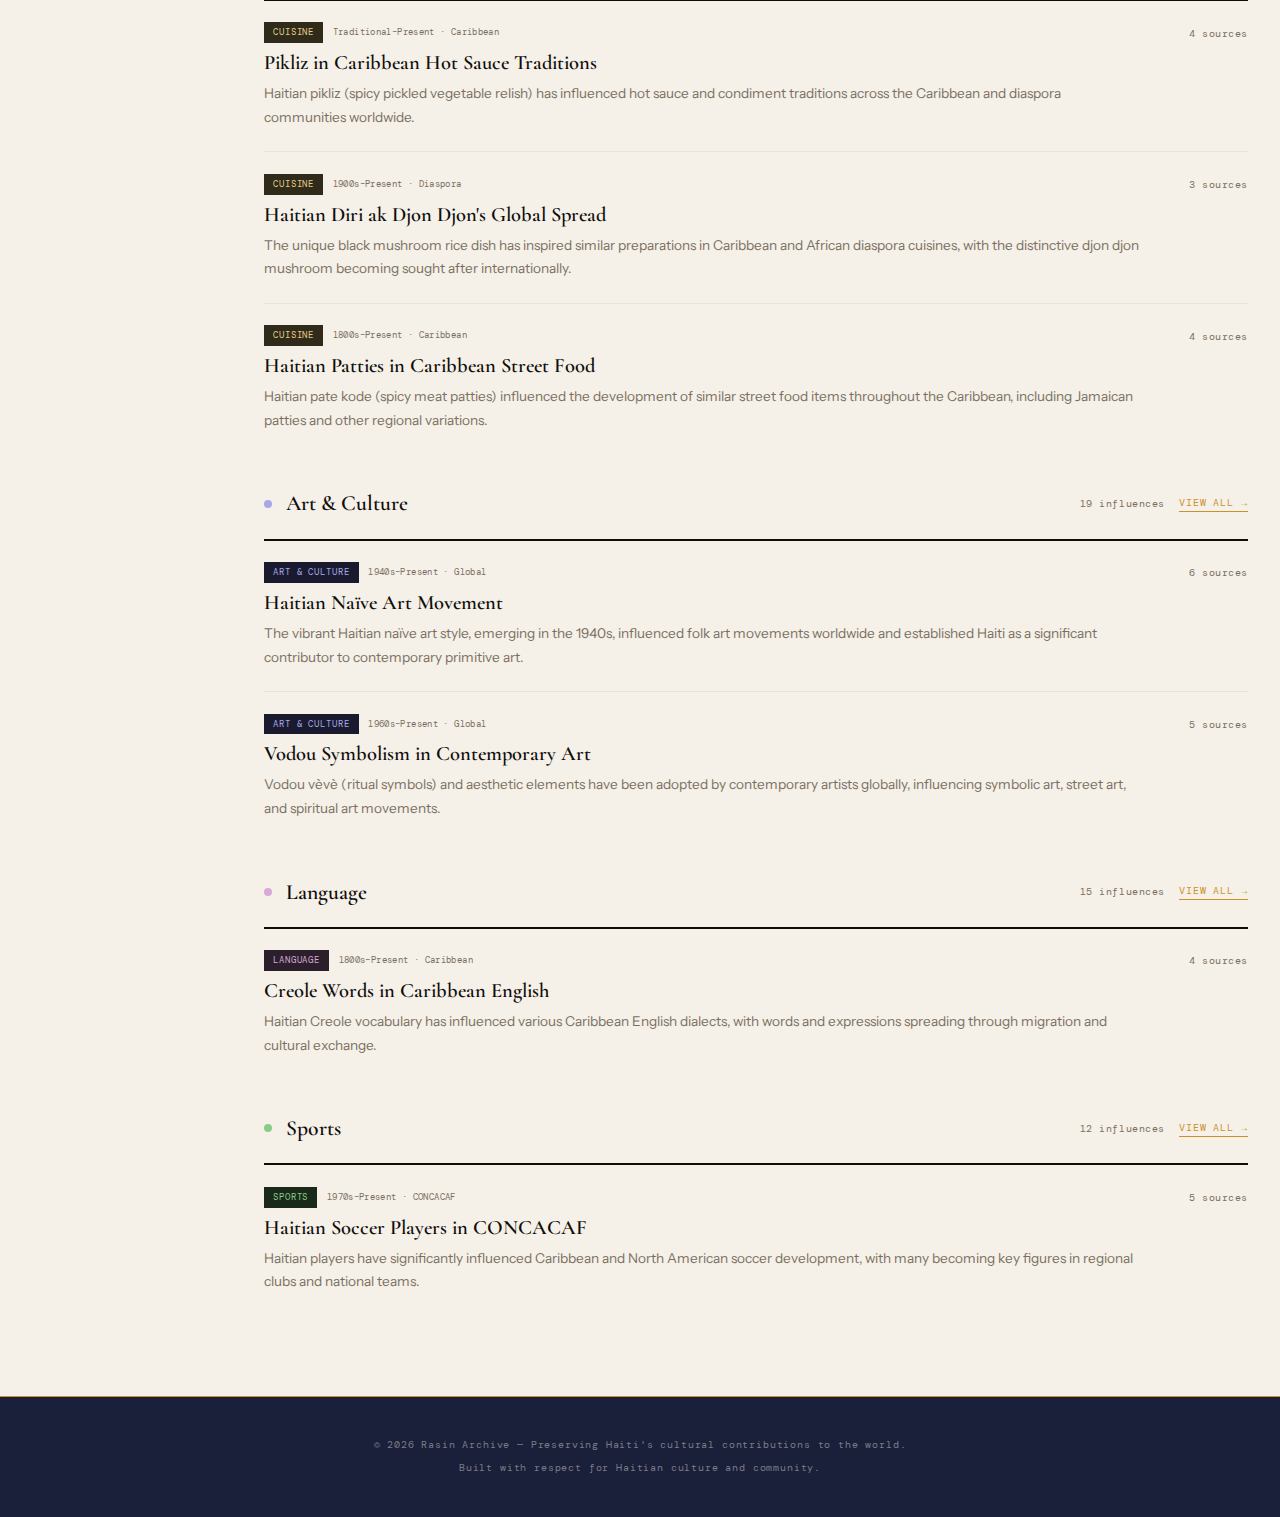
<file: Design_one/final/browse.html>
<!DOCTYPE html>
<html lang="en">
<head>
    <meta charset="UTF-8">
    <meta name="viewport" content="width=device-width, initial-scale=1.0">
    <title>Browse Influences — Rasin Archive</title>
    <meta name="description" content="Browse documented Haitian cultural influences by category. Discover Haiti's contributions to music, history, cuisine, art, and more.">
    <link rel="preconnect" href="https://fonts.googleapis.com">
    <link rel="preconnect" href="https://fonts.gstatic.com" crossorigin>
    <link href="https://fonts.googleapis.com/css2?family=Cormorant+Garamond:ital,wght@0,300;0,400;0,600;0,700;1,300;1,400&family=DM+Mono:wght@300;400;500&family=Instrument+Sans:wght@400;500;600&display=swap" rel="stylesheet">
    <style>
        *, *::before, *::after { box-sizing: border-box; margin: 0; padding: 0; }
        :root {
            --ink: #0f0d0a; --paper: #f5f0e8; --warm-white: #faf8f3;
            --gold: #c9922a; --gold-light: #e8b84b; --red: #b83232;
            --indigo: #1a1f3a; --muted: #7a6f5f; --border: #d9d0be; --border-light: #ece5d6;
        }
        html { scroll-behavior: smooth; }
        body { font-family: 'Instrument Sans', sans-serif; background: var(--paper); color: var(--ink); font-size: 15px; line-height: 1.6; }

        /* ---- HEADER ---- */
        header { background: var(--indigo); border-bottom: 3px solid var(--gold); position: sticky; top: 0; z-index: 100; }
        .header-inner { max-width: 1280px; margin: 0 auto; padding: 0 2rem; display: flex; align-items: center; justify-content: space-between; height: 64px; }
        .logo-group { display: flex; align-items: baseline; gap: 1rem; }
        .logo-link { text-decoration: none; }
        .logo { font-family: 'Cormorant Garamond', serif; font-size: 1.6rem; font-weight: 700; letter-spacing: 0.25em; color: var(--gold-light); text-transform: uppercase; }
        .logo span { color: var(--red); }
        .tagline-header { font-family: 'DM Mono', monospace; font-size: 0.62rem; color: rgba(245,240,232,0.4); letter-spacing: 0.12em; text-transform: uppercase; border-left: 1px solid rgba(245,240,232,0.2); padding-left: 1rem; }
        nav { display: flex; gap: 0.25rem; }
        nav a { color: rgba(245,240,232,0.7); text-decoration: none; font-family: 'DM Mono', monospace; font-size: 0.72rem; letter-spacing: 0.08em; text-transform: uppercase; padding: 0.4rem 0.9rem; border-radius: 2px; transition: color 0.2s, background 0.2s; }
        nav a:hover, nav a.active { color: var(--gold-light); background: rgba(201,146,42,0.12); }

        /* ---- PAGE HERO ---- */
        .page-hero { background: var(--indigo); color: var(--paper); padding: 3.5rem 2rem 0; position: relative; }
        .page-hero-flag { font-family: 'DM Mono', monospace; font-size: 0.65rem; letter-spacing: 0.2em; text-transform: uppercase; color: var(--gold); margin-bottom: 0.75rem; text-align: center; }
        .page-hero h2 { font-family: 'Cormorant Garamond', serif; font-size: clamp(2rem, 4vw, 3rem); font-weight: 300; text-align: center; }
        .page-hero p { font-size: 0.95rem; color: rgba(245,240,232,0.55); max-width: 480px; margin: 0.75rem auto 0; line-height: 1.7; text-align: center; }

        /* ---- FILTER PANEL (integrated into hero bottom) ---- */
        .filter-panel {
            max-width: 1280px;
            margin: 2.5rem auto 0;
            background: rgba(255,255,255,0.04);
            border-top: 1px solid rgba(255,255,255,0.08);
            display: grid;
            grid-template-columns: 1fr auto auto;
            align-items: stretch;
        }
        .filter-field {
            display: flex;
            align-items: center;
            border-right: 1px solid rgba(255,255,255,0.08);
        }
        .filter-field:last-child { border-right: none; }
        .filter-icon {
            padding: 0 1rem;
            font-family: 'DM Mono', monospace;
            font-size: 0.62rem;
            color: rgba(245,240,232,0.35);
            letter-spacing: 0.1em;
            text-transform: uppercase;
            white-space: nowrap;
            border-right: 1px solid rgba(255,255,255,0.06);
            height: 100%;
            display: flex;
            align-items: center;
        }
        .filter-field input,
        .filter-field select {
            background: transparent;
            border: none;
            padding: 1.1rem 1rem;
            font-family: 'Instrument Sans', sans-serif;
            font-size: 0.88rem;
            color: rgba(245,240,232,0.8);
            outline: none;
            width: 100%;
            cursor: pointer;
           
            appearance: none;
        }
        .filter-field input::placeholder { color: rgba(245,240,232,0.3); }
        .filter-field select option { background: var(--indigo); color: var(--paper); }
        .filter-field input:focus,
        .filter-field select:focus { background: rgba(201,146,42,0.06); }

        .hero-rule { height: 1px; background: linear-gradient(90deg, transparent, var(--gold), transparent); }

        /* ---- TWO-COLUMN LAYOUT ---- */
        .browse-shell {
            max-width: 1280px;
            margin: 0 auto;
            padding: 0 2rem 5rem;
            display: grid;
            grid-template-columns: 200px 1fr;
            align-items: start;
        }

        /* ---- STICKY LEFT NAV ---- */
        .cat-nav {
            position: sticky;
            top: 84px;
            padding: 2.5rem 1.5rem 2.5rem 0;
            border-right: 1px solid var(--border-light);
        }
        .cat-nav-label {
            font-family: 'DM Mono', monospace;
            font-size: 0.58rem;
            letter-spacing: 0.18em;
            text-transform: uppercase;
            color: var(--muted);
            margin-bottom: 0.75rem;
        }
        .cat-nav-links { display: flex; flex-direction: column; }
        .cat-nav-link {
            display: flex;
            align-items: center;
            justify-content: space-between;
            padding: 0.5rem 0.75rem;
            text-decoration: none;
            font-size: 0.88rem;
            color: var(--muted);
            border-left: 2px solid transparent;
            margin-left: -1px;
            transition: color 0.2s, border-color 0.2s, background 0.2s;
        }
        .cat-nav-link:hover, .cat-nav-link.active {
            color: var(--ink);
            border-left-color: var(--gold);
            background: rgba(201,146,42,0.06);
        }
        .cat-nav-count {
            font-family: 'DM Mono', monospace;
            font-size: 0.58rem;
            color: var(--muted);
            background: var(--border-light);
            padding: 0.1rem 0.4rem;
        }
        .cat-nav-link:hover .cat-nav-count,
        .cat-nav-link.active .cat-nav-count { background: rgba(201,146,42,0.15); color: var(--gold); }

        /* ---- CONTENT AREA ---- */
        .content-area { padding: 0 0 0 2rem; }

        /* ---- CATEGORY SECTION ---- */
        .cat-section { margin-bottom: 0; }

        .cat-section-header {
            display: flex;
            align-items: center;
            gap: 0.85rem;
            padding: 2rem 0 1.1rem;
            border-bottom: 2px solid var(--ink);
        }
        .cat-dot { width: 8px; height: 8px; border-radius: 50%; flex-shrink: 0; }
        .cat-dot.music    { background: #6ecfaa; }
        .cat-dot.history  { background: #e89898; }
        .cat-dot.cuisine  { background: #e8cc88; }
        .cat-dot.art      { background: #a8a8e8; }
        .cat-dot.language { background: #d8a8d8; }
        .cat-dot.sports   { background: #88cc88; }

        .cat-section-name { font-family: 'Cormorant Garamond', serif; font-size: 1.35rem; font-weight: 600; flex: 1; }
        .cat-section-count { font-family: 'DM Mono', monospace; font-size: 0.6rem; color: var(--muted); letter-spacing: 0.06em; }
        .cat-view-all { font-family: 'DM Mono', monospace; font-size: 0.6rem; letter-spacing: 0.1em; text-transform: uppercase; color: var(--gold); text-decoration: none; border-bottom: 1px solid var(--gold); padding-bottom: 1px; white-space: nowrap; transition: color 0.2s; }
        .cat-view-all:hover { color: var(--ink); border-color: var(--ink); }

        /* ---- INFLUENCE CARDS (two-column internal grid) ---- */
        .influence-card {
            display: grid;
            grid-template-columns: 1fr 80px;
            gap: 1rem 1.5rem;
            align-items: start;
            padding: 1.35rem 0;
            border-bottom: 1px solid var(--border-light);
            transition: background 0.15s;
        }
        .influence-card:hover { background: rgba(201,146,42,0.025); margin: 0 -1rem; padding-left: 1rem; padding-right: 1rem; }
        .influence-card:last-child { border-bottom: none; }

        .card-meta { display: flex; align-items: center; gap: 0.6rem; margin-bottom: 0.45rem; flex-wrap: wrap; }
        .cat-tag { font-family: 'DM Mono', monospace; font-size: 0.58rem; letter-spacing: 0.1em; text-transform: uppercase; padding: 0.18rem 0.55rem; }
        .cat-tag.music    { background: #1a2f2a; color: #6ecfaa; }
        .cat-tag.history  { background: #2f1a1a; color: #e89898; }
        .cat-tag.cuisine  { background: #2f2a1a; color: #e8cc88; }
        .cat-tag.art      { background: #1a1a2f; color: #a8a8e8; }
        .cat-tag.language { background: #2a1f2a; color: #d8a8d8; }
        .cat-tag.sports   { background: #1a2a1a; color: #88cc88; }
        .card-info { font-family: 'DM Mono', monospace; font-size: 0.58rem; color: var(--muted); letter-spacing: 0.04em; }
        .influence-card h4 { font-family: 'Cormorant Garamond', serif; font-size: 1.28rem; font-weight: 600; line-height: 1.25; margin-bottom: 0.4rem; }
        .influence-card h4 a { color: var(--ink); text-decoration: none; transition: color 0.2s; }
        .influence-card h4 a:hover { color: var(--gold); }
        .influence-card p { font-size: 0.85rem; color: var(--muted); line-height: 1.75; }

        .card-side { text-align: right; padding-top: 0.2rem; }
        .card-source-count { font-family: 'DM Mono', monospace; font-size: 0.6rem; color: var(--muted); letter-spacing: 0.06em; display: block; margin-bottom: 0.5rem; }
        .card-read-link { font-family: 'DM Mono', monospace; font-size: 0.62rem; letter-spacing: 0.08em; text-transform: uppercase; color: var(--gold); text-decoration: none; opacity: 0; transition: opacity 0.2s; }
        .influence-card:hover .card-read-link { opacity: 1; }

        .no-results { display: none; text-align: center; padding: 4rem 0; font-family: 'DM Mono', monospace; font-size: 0.75rem; color: var(--muted); letter-spacing: 0.1em; }

        /* ---- FOOTER ---- */
        footer { background: var(--indigo); color: rgba(245,240,232,0.45); padding: 2.5rem 2rem; text-align: center; border-top: 1px solid var(--gold); }
        footer p { font-family: 'DM Mono', monospace; font-size: 0.65rem; letter-spacing: 0.08em; }
        footer p + p { margin-top: 0.4rem; }

        @media (max-width: 900px) {
            .browse-shell { grid-template-columns: 1fr; }
            .cat-nav { display: none; }
            .content-area { padding-left: 0; }
            .filter-panel { grid-template-columns: 1fr; }
            .filter-field { border-right: none; border-bottom: 1px solid rgba(255,255,255,0.08); }
        }
        @media (max-width: 600px) {
            .tagline-header { display: none; }
            .influence-card { grid-template-columns: 1fr; }
            .card-side { text-align: left; }
        }
    </style>
</head>
<body>

<header>
    <div class="header-inner">
        <div class="logo-group">
            <a href="index.html" class="logo-link">
                <div class="logo">HT <span>RASIN</span></div>
            </a>
            <span class="tagline-header">Haitian Cultural Influence Archive</span>
        </div>
        <nav>
            <a href="index.html">Home</a>
            <a href="browse.html" class="active">Browse</a>
            <a href="about.html">About</a>
            <a href="submit.html">Submit</a>
        </nav>
    </div>
</header>

<section class="page-hero">
    <div class="page-hero-flag">153 Influences Documented</div>
    <h2>Browse All Influences</h2>
    <p>Explore documented Haitian cultural influences organized by category. Each has been verified with multiple credible sources.</p>

    <div class="filter-panel">
        <div class="filter-field">
            <span class="filter-icon">Search</span>
            <input type="text" id="searchInput" placeholder="Search by title, region, period…">
        </div>

        <div class="filter-field">
            <span class="filter-icon">Category</span>
            <select id="categoryFilter">
                <option value="">All</option>
                <option value="music">Music</option>
                <option value="history">History</option>
                <option value="cuisine">Cuisine</option>
                <option value="art">Art & Culture</option>
                <option value="language">Language</option>
                <option value="sports">Sports</option>
            </select>
        </div>
        <div class="filter-field">
            <span class="filter-icon">Sort</span>
            <select id="sortBy">
                <option value="recent">Most Recent</option>
                <option value="oldest">Oldest First</option>
                <option value="alphabetical">A–Z</option>
                <option value="sources">Most Sources</option>
            </select>
        </div>
    </div>
    <br>
</section>
<br>
<div class="hero-rule"></div>

<div class="browse-shell">

    <!-- STICKY LEFT NAV -->
    <nav class="cat-nav" aria-label="Category navigation">
        <div class="cat-nav-label">Categories</div>
        <div class="cat-nav-links">
            <a href="#music"    class="cat-nav-link active" data-filter="music">Music    <span class="cat-nav-count">47</span></a>
            <a href="#history"  class="cat-nav-link"        data-filter="history">History  <span class="cat-nav-count">32</span></a>
            <a href="#cuisine"  class="cat-nav-link"        data-filter="cuisine">Cuisine  <span class="cat-nav-count">28</span></a>
            <a href="#art"      class="cat-nav-link"        data-filter="art">Art &amp; Culture <span class="cat-nav-count">19</span></a>
            <a href="#language" class="cat-nav-link"        data-filter="language">Language <span class="cat-nav-count">15</span></a>
            <a href="#sports"   class="cat-nav-link"        data-filter="sports">Sports   <span class="cat-nav-count">12</span></a>
        </div>
    </nav>

    <!-- CONTENT -->
    <div class="content-area" id="contentArea">

        <!-- MUSIC -->
        <section class="cat-section" id="music" data-category="music">
            <div class="cat-section-header">
                <span class="cat-dot music"></span>
                <span class="cat-section-name">Music</span>
                <span class="cat-section-count">47 influences</span>
                <a href="#" class="cat-view-all">View all →</a>
            </div>
            <article class="influence-card">
                <div class="card-main">
                    <div class="card-meta"><span class="cat-tag music">Music</span><span class="card-info">1950s–1980s · Caribbean</span></div>
                    <h4><a href="influence.html">Cadence Rampa's Evolution into Zouk</a></h4>
                    <p>Webert Sicot's cadence rampa (1950s–60s Haiti) traveled through the Caribbean, influencing Dominica's cadence-lypso in the 1970s, which then evolved into Guadeloupe's zouk in the 1980s.</p>
                </div>
                <div class="card-side"><span class="card-source-count">5 sources</span><a href="influence.html" class="card-read-link">Read →</a></div>
            </article>
            <article class="influence-card">
                <div class="card-main">
                    <div class="card-meta"><span class="cat-tag music">Music</span><span class="card-info">2000s–Present · West Africa</span></div>
                    <h4><a href="#">Compas Direct in Modern Afrobeats</a></h4>
                    <p>The rhythmic patterns and bass lines from Haitian compas have become foundational elements in contemporary Afrobeats music, particularly in West African productions since the 2000s.</p>
                </div>
                <div class="card-side"><span class="card-source-count">6 sources</span><a href="#" class="card-read-link">Read →</a></div>
            </article>
            <article class="influence-card">
                <div class="card-main">
                    <div class="card-meta"><span class="cat-tag music">Music</span><span class="card-info">1800s–1920s · New Orleans</span></div>
                    <h4><a href="#">Haitian Vodou Rhythms in Jazz</a></h4>
                    <p>Traditional Haitian Vodou ceremonial rhythms influenced early jazz development in New Orleans through Haitian migration, particularly the syncopated patterns and polyrhythmic structures.</p>
                </div>
                <div class="card-side"><span class="card-source-count">7 sources</span><a href="#" class="card-read-link">Read →</a></div>
            </article>
        </section>

        <!-- HISTORY -->
        <section class="cat-section" id="history" data-category="history">
            <div class="cat-section-header">
                <span class="cat-dot history"></span>
                <span class="cat-section-name">History</span>
                <span class="cat-section-count">32 influences</span>
                <a href="#" class="cat-view-all">View all →</a>
            </div>
            <article class="influence-card">
                <div class="card-main">
                    <div class="card-meta"><span class="cat-tag history">History</span><span class="card-info">1804–1850s · Global</span></div>
                    <h4><a href="#">Haitian Revolution's Impact on Abolition Movements</a></h4>
                    <p>The successful Haitian Revolution (1791–1804) sent shockwaves through colonial powers and inspired abolition movements worldwide, influencing Latin American independence struggles.</p>
                </div>
                <div class="card-side"><span class="card-source-count">8 sources</span><a href="#" class="card-read-link">Read →</a></div>
            </article>
            <article class="influence-card">
                <div class="card-main">
                    <div class="card-meta"><span class="cat-tag history">History</span><span class="card-info">1791–1820s · Latin America</span></div>
                    <h4><a href="#">Toussaint L'Ouverture's Military Tactics</a></h4>
                    <p>Revolutionary leader Toussaint L'Ouverture's guerrilla warfare strategies influenced subsequent independence movements throughout the Americas, particularly in Latin America.</p>
                </div>
                <div class="card-side"><span class="card-source-count">9 sources</span><a href="#" class="card-read-link">Read →</a></div>
            </article>
            <article class="influence-card">
                <div class="card-main">
                    <div class="card-meta"><span class="cat-tag history">History</span><span class="card-info">1860s–1886 · France → USA</span></div>
                    <h4><a href="#">Haiti's Contribution to the Statue of Liberty</a></h4>
                    <p>The Haitian Revolution inspired French sculptor Frédéric Auguste Bartholdi's original concept for the Statue of Liberty, initially envisioned as a freed slave woman breaking chains.</p>
                </div>
                <div class="card-side"><span class="card-source-count">5 sources</span><a href="#" class="card-read-link">Read →</a></div>
            </article>
        </section>

        <!-- CUISINE -->
        <section class="cat-section" id="cuisine" data-category="cuisine">
            <div class="cat-section-header">
                <span class="cat-dot cuisine"></span>
                <span class="cat-section-name">Cuisine</span>
                <span class="cat-section-count">28 influences</span>
                <a href="#" class="cat-view-all">View all →</a>
            </div>
            <article class="influence-card">
                <div class="card-main">
                    <div class="card-meta"><span class="cat-tag cuisine">Cuisine</span><span class="card-info">Traditional–Present · Caribbean</span></div>
                    <h4><a href="#">Pikliz in Caribbean Hot Sauce Traditions</a></h4>
                    <p>Haitian pikliz (spicy pickled vegetable relish) has influenced hot sauce and condiment traditions across the Caribbean and diaspora communities worldwide.</p>
                </div>
                <div class="card-side"><span class="card-source-count">4 sources</span><a href="#" class="card-read-link">Read →</a></div>
            </article>
            <article class="influence-card">
                <div class="card-main">
                    <div class="card-meta"><span class="cat-tag cuisine">Cuisine</span><span class="card-info">1900s–Present · Diaspora</span></div>
                    <h4><a href="#">Haitian Diri ak Djon Djon's Global Spread</a></h4>
                    <p>The unique black mushroom rice dish has inspired similar preparations in Caribbean and African diaspora cuisines, with the distinctive djon djon mushroom becoming sought after internationally.</p>
                </div>
                <div class="card-side"><span class="card-source-count">3 sources</span><a href="#" class="card-read-link">Read →</a></div>
            </article>
            <article class="influence-card">
                <div class="card-main">
                    <div class="card-meta"><span class="cat-tag cuisine">Cuisine</span><span class="card-info">1800s–Present · Caribbean</span></div>
                    <h4><a href="#">Haitian Patties in Caribbean Street Food</a></h4>
                    <p>Haitian pate kode (spicy meat patties) influenced the development of similar street food items throughout the Caribbean, including Jamaican patties and other regional variations.</p>
                </div>
                <div class="card-side"><span class="card-source-count">4 sources</span><a href="#" class="card-read-link">Read →</a></div>
            </article>
        </section>

        <!-- ART & CULTURE -->
        <section class="cat-section" id="art" data-category="art">
            <div class="cat-section-header">
                <span class="cat-dot art"></span>
                <span class="cat-section-name">Art &amp; Culture</span>
                <span class="cat-section-count">19 influences</span>
                <a href="#" class="cat-view-all">View all →</a>
            </div>
            <article class="influence-card">
                <div class="card-main">
                    <div class="card-meta"><span class="cat-tag art">Art & Culture</span><span class="card-info">1940s–Present · Global</span></div>
                    <h4><a href="#">Haitian Naïve Art Movement</a></h4>
                    <p>The vibrant Haitian naïve art style, emerging in the 1940s, influenced folk art movements worldwide and established Haiti as a significant contributor to contemporary primitive art.</p>
                </div>
                <div class="card-side"><span class="card-source-count">6 sources</span><a href="#" class="card-read-link">Read →</a></div>
            </article>
            <article class="influence-card">
                <div class="card-main">
                    <div class="card-meta"><span class="cat-tag art">Art & Culture</span><span class="card-info">1960s–Present · Global</span></div>
                    <h4><a href="#">Vodou Symbolism in Contemporary Art</a></h4>
                    <p>Vodou vèvè (ritual symbols) and aesthetic elements have been adopted by contemporary artists globally, influencing symbolic art, street art, and spiritual art movements.</p>
                </div>
                <div class="card-side"><span class="card-source-count">5 sources</span><a href="#" class="card-read-link">Read →</a></div>
            </article>
        </section>

        <!-- LANGUAGE -->
        <section class="cat-section" id="language" data-category="language">
            <div class="cat-section-header">
                <span class="cat-dot language"></span>
                <span class="cat-section-name">Language</span>
                <span class="cat-section-count">15 influences</span>
                <a href="#" class="cat-view-all">View all →</a>
            </div>
            <article class="influence-card">
                <div class="card-main">
                    <div class="card-meta"><span class="cat-tag language">Language</span><span class="card-info">1800s–Present · Caribbean</span></div>
                    <h4><a href="#">Creole Words in Caribbean English</a></h4>
                    <p>Haitian Creole vocabulary has influenced various Caribbean English dialects, with words and expressions spreading through migration and cultural exchange.</p>
                </div>
                <div class="card-side"><span class="card-source-count">4 sources</span><a href="#" class="card-read-link">Read →</a></div>
            </article>
        </section>

        <!-- SPORTS -->
        <section class="cat-section" id="sports" data-category="sports">
            <div class="cat-section-header">
                <span class="cat-dot sports"></span>
                <span class="cat-section-name">Sports</span>
                <span class="cat-section-count">12 influences</span>
                <a href="#" class="cat-view-all">View all →</a>
            </div>
            <article class="influence-card">
                <div class="card-main">
                    <div class="card-meta"><span class="cat-tag sports">Sports</span><span class="card-info">1970s–Present · CONCACAF</span></div>
                    <h4><a href="#">Haitian Soccer Players in CONCACAF</a></h4>
                    <p>Haitian players have significantly influenced Caribbean and North American soccer development, with many becoming key figures in regional clubs and national teams.</p>
                </div>
                <div class="card-side"><span class="card-source-count">5 sources</span><a href="#" class="card-read-link">Read →</a></div>
            </article>
        </section>

        <div class="no-results" id="noResults">No influences found matching your search.</div>

    </div>
</div>

<footer>
    <p>&copy; 2026 Rasin Archive — Preserving Haiti's cultural contributions to the world.</p>
    <p>Built with respect for Haitian culture and community.</p>
</footer>

<script>
    const searchInput    = document.getElementById('searchInput');
    const categoryFilter = document.getElementById('categoryFilter');
    const noResults      = document.getElementById('noResults');
    const catNavLinks    = document.querySelectorAll('.cat-nav-link');

    function filterContent() {
        const query = searchInput.value.toLowerCase();
        const cat   = categoryFilter.value;
        let totalVisible = 0;

        document.querySelectorAll('.cat-section').forEach(section => {
            const secCat = section.dataset.category;
            const sectionMatch = !cat || secCat === cat;
            let anyCard = false;

            section.querySelectorAll('.influence-card').forEach(card => {
                const matches = sectionMatch && card.textContent.toLowerCase().includes(query);
                card.style.display = matches ? '' : 'none';
                if (matches) { anyCard = true; totalVisible++; }
            });

            section.style.display = sectionMatch && anyCard ? '' : 'none';
        });

        noResults.style.display = totalVisible === 0 ? 'block' : 'none';
    }

    // Sidebar nav — click to filter + scroll
    catNavLinks.forEach(link => {
        link.addEventListener('click', e => {
            e.preventDefault();
            const filter = link.dataset.filter;
            categoryFilter.value = filter;
            catNavLinks.forEach(l => l.classList.remove('active'));
            link.classList.add('active');
            filterContent();
            const target = document.getElementById(filter);
            if (target) target.scrollIntoView({ behavior: 'smooth', block: 'start' });
        });
    });

    // Keep sidebar in sync with dropdown
    categoryFilter.addEventListener('change', () => {
        const val = categoryFilter.value;
        catNavLinks.forEach(l => {
            l.classList.toggle('active', l.dataset.filter === val);
        });
        filterContent();
    });

    searchInput.addEventListener('input', filterContent);
</script>

</body>
</html>
</file>
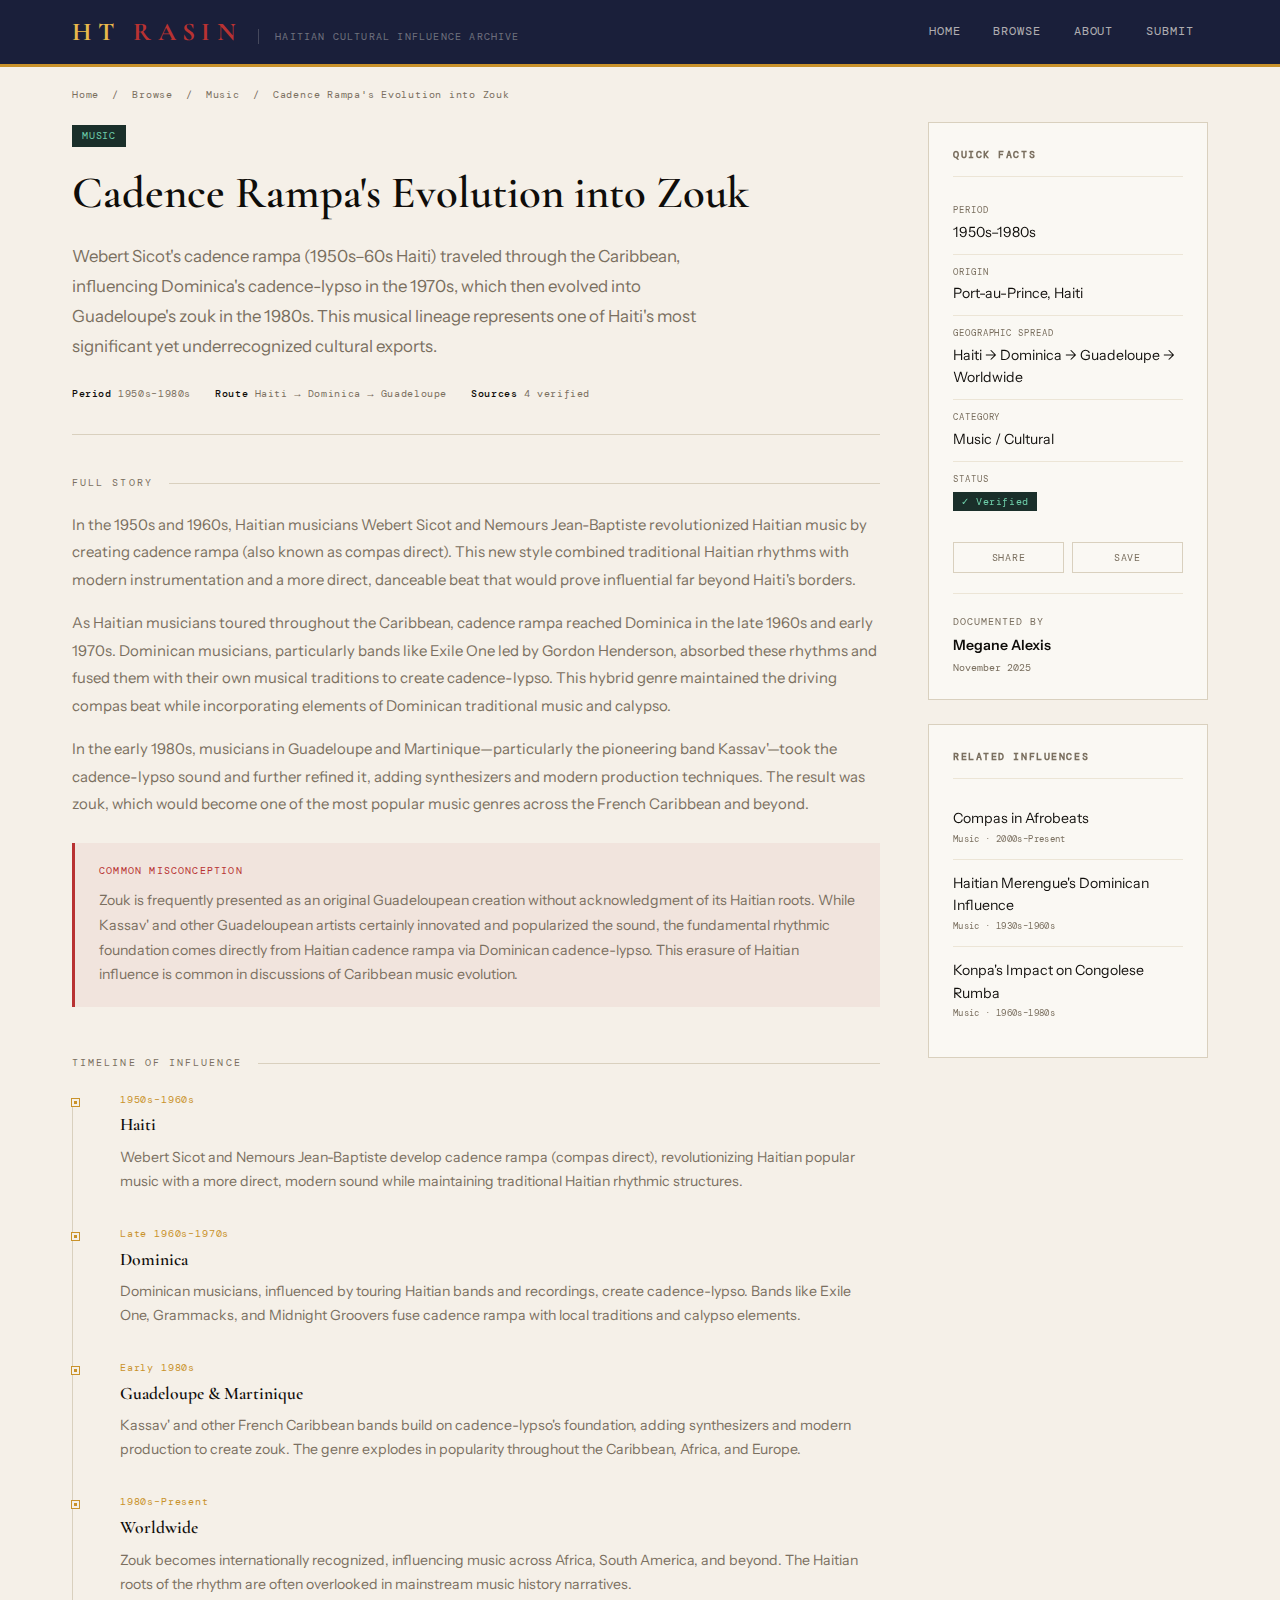
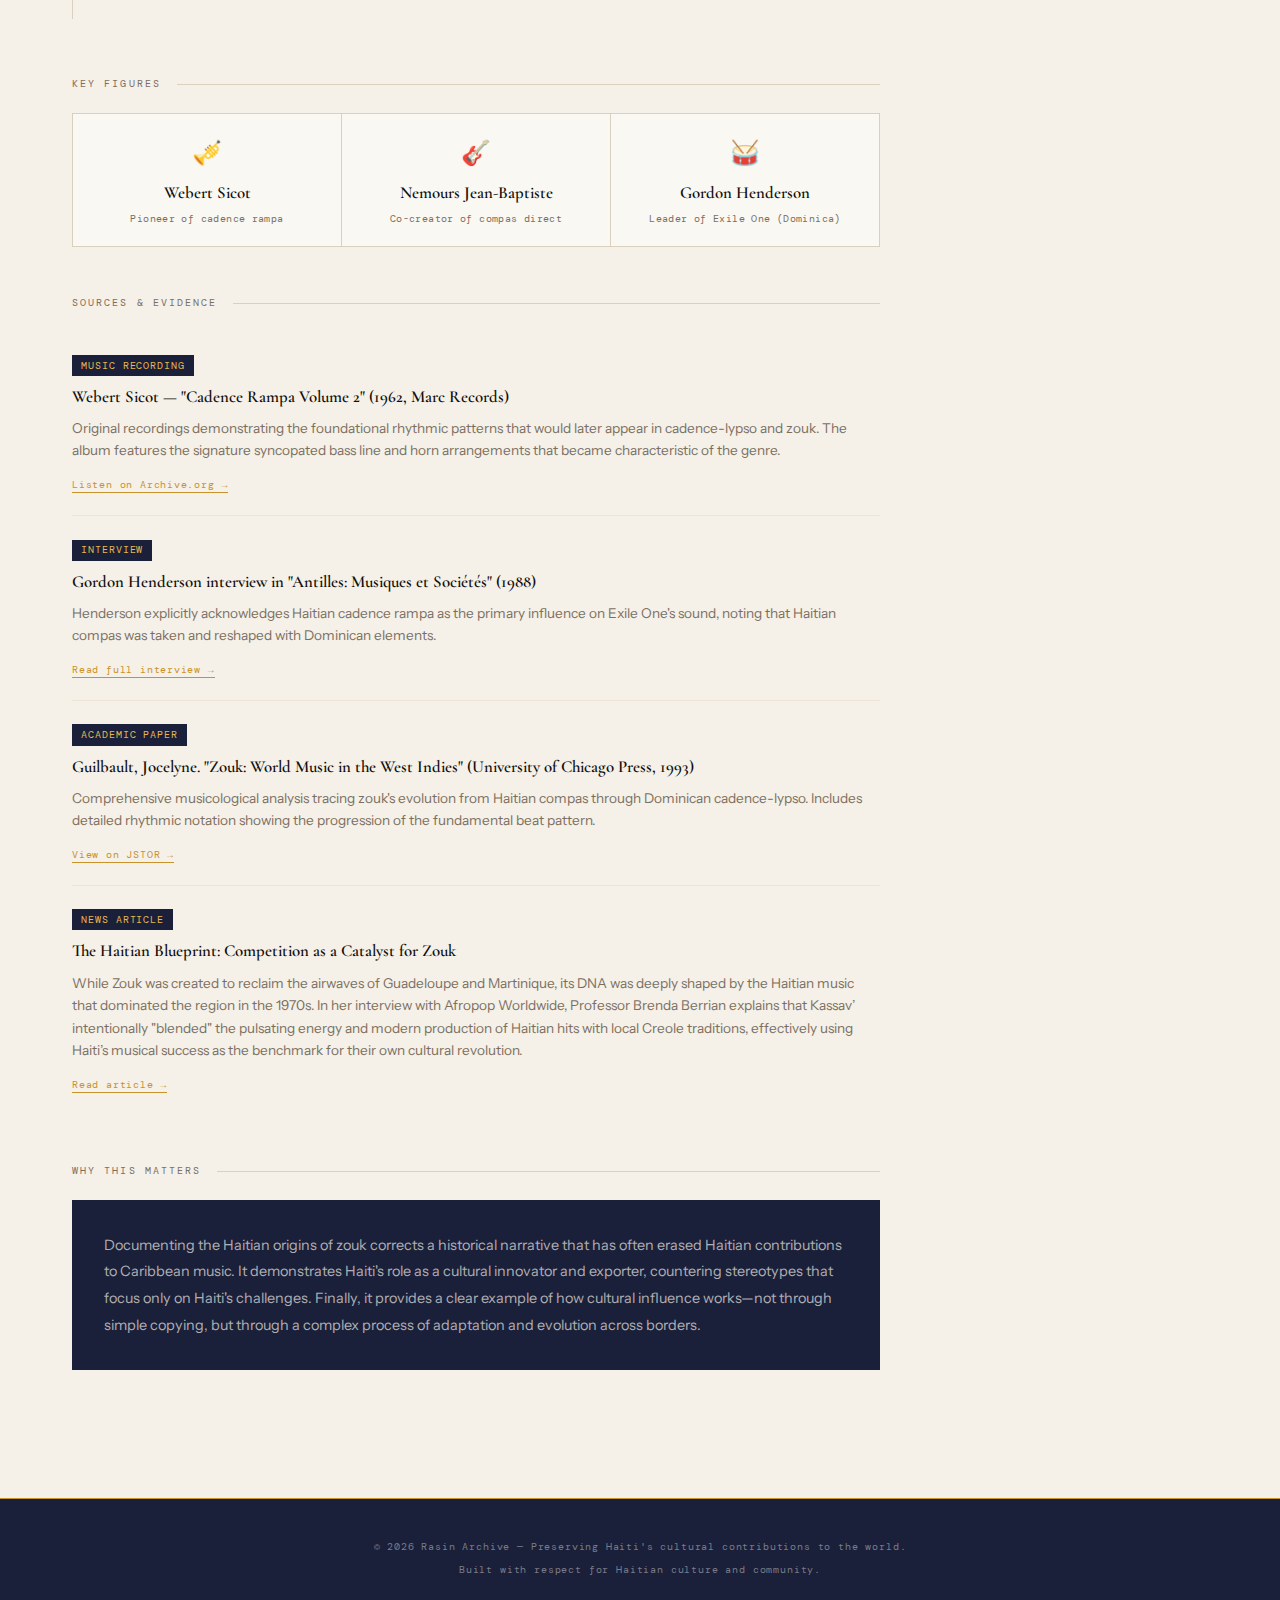
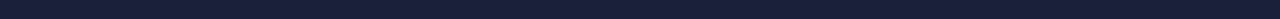
<file: Design_one/final/influence.html>
<!DOCTYPE html>
<html lang="en">
<head>
    <meta charset="UTF-8">
    <meta name="viewport" content="width=device-width, initial-scale=1.0">
    <title>Cadence Rampa's Evolution into Zouk — Rasin Archive</title>
    <meta name="description" content="Webert Sicot's cadence rampa traveled through the Caribbean, influencing cadence-lypso and evolving into zouk. Discover this underrecognized Haitian cultural export.">
    <link rel="preconnect" href="https://fonts.googleapis.com">
    <link rel="preconnect" href="https://fonts.gstatic.com" crossorigin>
    <link href="https://fonts.googleapis.com/css2?family=Cormorant+Garamond:ital,wght@0,300;0,400;0,600;0,700;1,300;1,400&family=DM+Mono:wght@300;400;500&family=Instrument+Sans:wght@400;500;600&display=swap" rel="stylesheet">
    <style>
        *, *::before, *::after { box-sizing: border-box; margin: 0; padding: 0; }
        :root {
            --ink: #0f0d0a; --paper: #f5f0e8; --warm-white: #faf8f3;
            --gold: #c9922a; --gold-light: #e8b84b; --red: #b83232;
            --indigo: #1a1f3a; --muted: #7a6f5f; --border: #d9d0be; --border-light: #ece5d6;
        }
        html { scroll-behavior: smooth; }
        body { font-family: 'Instrument Sans', sans-serif; background: var(--paper); color: var(--ink); font-size: 15px; line-height: 1.6; }

        /* HEADER */
        header { background: var(--indigo); border-bottom: 3px solid var(--gold); position: sticky; top: 0; z-index: 100; }
        .header-inner { max-width: 1200px; margin: 0 auto; padding: 0 2rem; display: flex; align-items: center; justify-content: space-between; height: 64px; }
        .logo-group { display: flex; align-items: baseline; gap: 1rem; }
        .logo-link { text-decoration: none; }
        .logo { font-family: 'Cormorant Garamond', serif; font-size: 1.6rem; font-weight: 700; letter-spacing: 0.25em; color: var(--gold-light); text-transform: uppercase; }
        .logo span { color: var(--red); }
        .tagline-header { font-family: 'DM Mono', monospace; font-size: 0.62rem; color: rgba(245,240,232,0.4); letter-spacing: 0.12em; text-transform: uppercase; border-left: 1px solid rgba(245,240,232,0.2); padding-left: 1rem; }
        nav { display: flex; gap: 0.25rem; }
        nav a { color: rgba(245,240,232,0.7); text-decoration: none; font-family: 'DM Mono', monospace; font-size: 0.72rem; letter-spacing: 0.08em; text-transform: uppercase; padding: 0.4rem 0.9rem; border-radius: 2px; transition: color 0.2s, background 0.2s; }
        nav a:hover { color: var(--gold-light); background: rgba(201,146,42,0.12); }

        /* BREADCRUMB */
        .breadcrumb-bar { max-width: 1200px; margin: 0 auto; padding: 1.25rem 2rem; }
        .breadcrumb { font-family: 'DM Mono', monospace; font-size: 0.6rem; letter-spacing: 0.08em; color: var(--muted); }
        .breadcrumb a { color: var(--muted); text-decoration: none; transition: color 0.2s; }
        .breadcrumb a:hover { color: var(--gold); }
        .breadcrumb span { margin: 0 0.4rem; }

        /* MAIN LAYOUT */
        .detail-body { max-width: 1200px; margin: 0 auto; padding: 0 2rem 5rem; display: grid; grid-template-columns: 1fr 280px; gap: 3rem; align-items: start; }

        /* ARTICLE HERO */
        .art-hero { margin-bottom: 2.5rem; padding-bottom: 2rem; border-bottom: 1px solid var(--border); }
        .cat-tag { font-family: 'DM Mono', monospace; font-size: 0.6rem; letter-spacing: 0.1em; text-transform: uppercase; padding: 0.2rem 0.6rem; background: #1a2f2a; color: #6ecfaa; display: inline-block; margin-bottom: 1.25rem; }
        .art-hero h1 { font-family: 'Cormorant Garamond', serif; font-size: clamp(1.9rem, 3.5vw, 2.8rem); font-weight: 600; line-height: 1.2; margin-bottom: 1.25rem; }
        .art-lead { font-size: 1.05rem; color: var(--muted); line-height: 1.8; max-width: 640px; margin-bottom: 1.5rem; }
        .art-meta { display: flex; gap: 1.5rem; flex-wrap: wrap; }
        .art-meta-item { display: flex; align-items: center; gap: 0.4rem; font-family: 'DM Mono', monospace; font-size: 0.65rem; letter-spacing: 0.06em; color: var(--muted); }
        .art-meta-item .label { color: var(--ink); font-weight: 500; }

        /* CONTENT SECTIONS */
        .content-section { margin-bottom: 3rem; }
        .section-label { font-family: 'DM Mono', monospace; font-size: 0.65rem; letter-spacing: 0.2em; text-transform: uppercase; color: var(--muted); margin-bottom: 1.25rem; display: flex; align-items: center; gap: 1rem; }
        .section-label::after { content: ''; flex: 1; height: 1px; background: var(--border); }
        .body-text { font-size: 0.93rem; color: var(--muted); line-height: 1.85; margin-bottom: 1rem; }

        /* MISCONCEPTION BOX */
        .misconception-box { background: rgba(184,50,50,0.06); border-left: 3px solid var(--red); padding: 1.25rem 1.5rem; margin-top: 1.5rem; }
        .misconception-label { font-family: 'DM Mono', monospace; font-size: 0.62rem; letter-spacing: 0.12em; text-transform: uppercase; color: var(--red); margin-bottom: 0.6rem; }
        .misconception-box p { font-size: 0.88rem; color: var(--muted); line-height: 1.75; }

        /* TIMELINE */
        .timeline { position: relative; padding-left: 1.5rem; }
        .timeline::before { content: ''; position: absolute; left: 0; top: 0.6rem; bottom: 0.6rem; width: 1px; background: var(--border); }
        .timeline-item { position: relative; padding: 0 0 2rem 1.5rem; }
        .timeline-item::before { content: ''; position: absolute; left: -1.5rem; top: 0.45rem; width: 7px; height: 7px; background: var(--gold); border: 2px solid var(--paper); outline: 1px solid var(--gold); }
        .tl-period { font-family: 'DM Mono', monospace; font-size: 0.65rem; letter-spacing: 0.08em; color: var(--gold); margin-bottom: 0.2rem; }
        .tl-location { font-family: 'Cormorant Garamond', serif; font-size: 1.1rem; font-weight: 600; margin-bottom: 0.4rem; }
        .tl-desc { font-size: 0.88rem; color: var(--muted); line-height: 1.7; }

        /* KEY FIGURES */
        .figures-grid { display: grid; grid-template-columns: repeat(3, 1fr); gap: 1px; background: var(--border); border: 1px solid var(--border); }
        .figure-card { background: var(--warm-white); padding: 1.25rem; text-align: center; }
        .figure-icon { font-size: 1.5rem; margin-bottom: 0.5rem; }
        .figure-name { font-family: 'Cormorant Garamond', serif; font-size: 1.05rem; font-weight: 600; margin-bottom: 0.2rem; }
        .figure-role { font-family: 'DM Mono', monospace; font-size: 0.6rem; color: var(--muted); letter-spacing: 0.04em; }

        /* SOURCES */
        .sources-list { display: flex; flex-direction: column; gap: 0; }
        .source-item { padding: 1.25rem 0; border-bottom: 1px solid var(--border-light); }
        .source-item:last-child { border-bottom: none; }
        .source-type { font-family: 'DM Mono', monospace; font-size: 0.6rem; letter-spacing: 0.1em; text-transform: uppercase; padding: 0.18rem 0.55rem; background: var(--indigo); color: var(--gold-light); display: inline-block; margin-bottom: 0.5rem; }
        .source-cite { font-family: 'Cormorant Garamond', serif; font-size: 1.05rem; font-weight: 600; margin-bottom: 0.4rem; }
        .source-desc { font-size: 0.85rem; color: var(--muted); line-height: 1.65; margin-bottom: 0.6rem; }
        .source-link { font-family: 'DM Mono', monospace; font-size: 0.62rem; letter-spacing: 0.08em; color: var(--gold); text-decoration: none; border-bottom: 1px solid var(--gold); padding-bottom: 1px; transition: color 0.2s; }
        .source-link:hover { color: var(--ink); border-color: var(--ink); }

        /* WHY IT MATTERS */
        .matters-box { background: var(--indigo); color: var(--paper); padding: 2rem; }
        .matters-box p { font-size: 0.9rem; color: rgba(245,240,232,0.7); line-height: 1.85; }

        /* SIDEBAR */
        .sidebar { position: sticky; top: 84px; }
        .sidebar-card { background: var(--warm-white); border: 1px solid var(--border); padding: 1.5rem; margin-bottom: 1.5rem; }
        .sidebar-card h3 { font-family: 'DM Mono', monospace; font-size: 0.65rem; letter-spacing: 0.15em; text-transform: uppercase; color: var(--muted); margin-bottom: 1rem; padding-bottom: 0.75rem; border-bottom: 1px solid var(--border-light); }
        .quick-facts { list-style: none; display: flex; flex-direction: column; gap: 0; }
        .fact-item { padding: 0.65rem 0; border-bottom: 1px solid var(--border-light); display: flex; flex-direction: column; gap: 0.15rem; }
        .fact-item:last-child { border-bottom: none; }
        .fact-label { font-family: 'DM Mono', monospace; font-size: 0.58rem; letter-spacing: 0.1em; text-transform: uppercase; color: var(--muted); }
        .fact-value { font-size: 0.88rem; color: var(--ink); }
        .verified-badge { font-family: 'DM Mono', monospace; font-size: 0.6rem; background: #1a2f2a; color: #6ecfaa; padding: 0.18rem 0.5rem; letter-spacing: 0.06em; }

        .share-row { display: flex; gap: 0.5rem; margin-top: 1.25rem; }
        .share-btn { flex: 1; background: transparent; border: 1px solid var(--border); padding: 0.5rem; font-family: 'DM Mono', monospace; font-size: 0.6rem; letter-spacing: 0.08em; text-transform: uppercase; color: var(--muted); cursor: pointer; transition: border-color 0.2s, color 0.2s; }
        .share-btn:hover { border-color: var(--gold); color: var(--gold); }

        .contributor-box { margin-top: 1.25rem; padding-top: 1.25rem; border-top: 1px solid var(--border-light); }
        .contributor-label { font-family: 'DM Mono', monospace; font-size: 0.6rem; letter-spacing: 0.1em; text-transform: uppercase; color: var(--muted); margin-bottom: 0.3rem; }
        .contributor-name { font-size: 0.88rem; font-weight: 600; }
        .contributor-date { font-family: 'DM Mono', monospace; font-size: 0.6rem; color: var(--muted); margin-top: 0.2rem; }

        .related-list { list-style: none; display: flex; flex-direction: column; gap: 0; }
        .related-item { padding: 0.75rem 0; border-bottom: 1px solid var(--border-light); }
        .related-item:last-child { border-bottom: none; }
        .related-title { font-size: 0.88rem; color: var(--ink); text-decoration: none; display: block; margin-bottom: 0.15rem; transition: color 0.2s; }
        .related-title:hover { color: var(--gold); }
        .related-meta { font-family: 'DM Mono', monospace; font-size: 0.58rem; color: var(--muted); letter-spacing: 0.04em; }

        /* FOOTER */
        footer { background: var(--indigo); color: rgba(245,240,232,0.45); padding: 2.5rem 2rem; text-align: center; border-top: 1px solid var(--gold); }
        footer p { font-family: 'DM Mono', monospace; font-size: 0.65rem; letter-spacing: 0.08em; }
        footer p + p { margin-top: 0.4rem; }

        @media (max-width: 900px) {
            .detail-body { grid-template-columns: 1fr; }
            .sidebar { position: static; }
            .figures-grid { grid-template-columns: 1fr 1fr; }
            .tagline-header { display: none; }
        }
    </style>
</head>
<body>

<header>
    <div class="header-inner">
        <div class="logo-group">
            <a href="index.html" class="logo-link">
                <div class="logo">HT <span>RASIN</span></div>
            </a>
            <span class="tagline-header">Haitian Cultural Influence Archive</span>
        </div>
        <nav>
            <a href="index.html">Home</a>
            <a href="browse.html">Browse</a>
            <a href="about.html">About</a>
            <a href="submit.html">Submit</a>
        </nav>
    </div>
</header>

<div class="breadcrumb-bar">
    <div class="breadcrumb">
        <a href="index.html">Home</a>
        <span>/</span>
        <a href="browse.html">Browse</a>
        <span>/</span>
        <a href="browse.html#music">Music</a>
        <span>/</span>
        Cadence Rampa's Evolution into Zouk
    </div>
</div>

<div class="detail-body">
    <main>

        <div class="art-hero">
            <span class="cat-tag">Music</span>
            <h1>Cadence Rampa's Evolution into Zouk</h1>
            <p class="art-lead">Webert Sicot's cadence rampa (1950s–60s Haiti) traveled through the Caribbean, influencing Dominica's cadence-lypso in the 1970s, which then evolved into Guadeloupe's zouk in the 1980s. This musical lineage represents one of Haiti's most significant yet underrecognized cultural exports.</p>
            <div class="art-meta">
                <div class="art-meta-item"><span class="label">Period</span><span>1950s–1980s</span></div>
                <div class="art-meta-item"><span class="label">Route</span><span>Haiti → Dominica → Guadeloupe</span></div>
                <div class="art-meta-item"><span class="label">Sources</span><span>4 verified</span></div>
            </div>
        </div>

        <div class="content-section">
            <div class="section-label">Full Story</div>
            <p class="body-text">In the 1950s and 1960s, Haitian musicians Webert Sicot and Nemours Jean-Baptiste revolutionized Haitian music by creating cadence rampa (also known as compas direct). This new style combined traditional Haitian rhythms with modern instrumentation and a more direct, danceable beat that would prove influential far beyond Haiti's borders.</p>
            <p class="body-text">As Haitian musicians toured throughout the Caribbean, cadence rampa reached Dominica in the late 1960s and early 1970s. Dominican musicians, particularly bands like Exile One led by Gordon Henderson, absorbed these rhythms and fused them with their own musical traditions to create cadence-lypso. This hybrid genre maintained the driving compas beat while incorporating elements of Dominican traditional music and calypso.</p>
            <p class="body-text">In the early 1980s, musicians in Guadeloupe and Martinique—particularly the pioneering band Kassav'—took the cadence-lypso sound and further refined it, adding synthesizers and modern production techniques. The result was zouk, which would become one of the most popular music genres across the French Caribbean and beyond.</p>

            <div class="misconception-box">
                <div class="misconception-label">Common Misconception</div>
                <p>Zouk is frequently presented as an original Guadeloupean creation without acknowledgment of its Haitian roots. While Kassav' and other Guadeloupean artists certainly innovated and popularized the sound, the fundamental rhythmic foundation comes directly from Haitian cadence rampa via Dominican cadence-lypso. This erasure of Haitian influence is common in discussions of Caribbean music evolution.</p>
            </div>
        </div>

        <div class="content-section">
            <div class="section-label">Timeline of Influence</div>
            <div class="timeline">
                <div class="timeline-item">
                    <div class="tl-period">1950s–1960s</div>
                    <div class="tl-location">Haiti</div>
                    <div class="tl-desc">Webert Sicot and Nemours Jean-Baptiste develop cadence rampa (compas direct), revolutionizing Haitian popular music with a more direct, modern sound while maintaining traditional Haitian rhythmic structures.</div>
                </div>
                <div class="timeline-item">
                    <div class="tl-period">Late 1960s–1970s</div>
                    <div class="tl-location">Dominica</div>
                    <div class="tl-desc">Dominican musicians, influenced by touring Haitian bands and recordings, create cadence-lypso. Bands like Exile One, Grammacks, and Midnight Groovers fuse cadence rampa with local traditions and calypso elements.</div>
                </div>
                <div class="timeline-item">
                    <div class="tl-period">Early 1980s</div>
                    <div class="tl-location">Guadeloupe & Martinique</div>
                    <div class="tl-desc">Kassav' and other French Caribbean bands build on cadence-lypso's foundation, adding synthesizers and modern production to create zouk. The genre explodes in popularity throughout the Caribbean, Africa, and Europe.</div>
                </div>
                <div class="timeline-item">
                    <div class="tl-period">1980s–Present</div>
                    <div class="tl-location">Worldwide</div>
                    <div class="tl-desc">Zouk becomes internationally recognized, influencing music across Africa, South America, and beyond. The Haitian roots of the rhythm are often overlooked in mainstream music history narratives.</div>
                </div>
            </div>
        </div>

        <div class="content-section">
            <div class="section-label">Key Figures</div>
            <div class="figures-grid">
                <div class="figure-card">
                    <div class="figure-icon">🎺</div>
                    <div class="figure-name">Webert Sicot</div>
                    <div class="figure-role">Pioneer of cadence rampa</div>
                </div>
                <div class="figure-card">
                    <div class="figure-icon">🎸</div>
                    <div class="figure-name">Nemours Jean-Baptiste</div>
                    <div class="figure-role">Co-creator of compas direct</div>
                </div>
                <div class="figure-card">
                    <div class="figure-icon">🥁</div>
                    <div class="figure-name">Gordon Henderson</div>
                    <div class="figure-role">Leader of Exile One (Dominica)</div>
                </div>
            </div>
        </div>

        <div class="content-section">
            <div class="section-label">Sources & Evidence</div>
            <div class="sources-list">
                <div class="source-item">
                    <span class="source-type">Music Recording</span>
                    <div class="source-cite">Webert Sicot — "Cadence Rampa Volume 2" (1962, Marc Records)</div>
                    <div class="source-desc">Original recordings demonstrating the foundational rhythmic patterns that would later appear in cadence-lypso and zouk. The album features the signature syncopated bass line and horn arrangements that became characteristic of the genre.</div>
                    <a href="https://konpa.info/detail.php?search=103066&so0=is&col=kno&_ds=1&p=0#:~:text=Weber%20Sicot%20et%20son%20Super%20Ensemlbe%20%2D,Ibo%20ILP%2D115%20%2D%20discography%20on%20Konpa%20Info." class="source-link">Listen on Archive.org →</a>
                </div>
                <div class="source-item">
                    <span class="source-type">Interview</span>
                    <div class="source-cite">Gordon Henderson interview in "Antilles: Musiques et Sociétés" (1988)</div>
                    <div class="source-desc">Henderson explicitly acknowledges Haitian cadence rampa as the primary influence on Exile One's sound, noting that Haitian compas was taken and reshaped with Dominican elements.</div>
                    <a href="https://www.mondolocal.org/gordon-henderson-origins-of-cadence-lypso-interview/-new-single" class="source-link">Read full interview →</a>
                </div>
                <div class="source-item">
                    <span class="source-type">Academic Paper</span>
                    <div class="source-cite">Guilbault, Jocelyne. "Zouk: World Music in the West Indies" (University of Chicago Press, 1993)</div>
                    <div class="source-desc">Comprehensive musicological analysis tracing zouk's evolution from Haitian compas through Dominican cadence-lypso. Includes detailed rhythmic notation showing the progression of the fundamental beat pattern.</div>
                    <a href="https://press.uchicago.edu/ucp/books/book/chicago/Z/bo3619607.html" class="source-link">View on JSTOR →</a>
                </div>
                <!-- <div class="source-item">
                    <span class="source-type">Documentary</span>
                    <div class="source-cite">"Konpa: The Music of Haiti" (2010, directed by Rodney Louis)</div>
                    <div class="source-desc">Features interviews with surviving members of early compas bands and Caribbean musicians discussing Haiti's influence on regional music development. Includes archival footage of Haitian bands touring the Caribbean in the 1960s.</div>
                    <a href="#" class="source-link">Watch trailer →</a>
                </div> -->
                <div class="source-item">
                    <span class="source-type">News Article</span>
                    <div class="source-cite">The Haitian Blueprint: Competition as a Catalyst for Zouk</div>
                    <div class="source-desc">While Zouk was created to reclaim the airwaves of Guadeloupe and Martinique, its DNA was deeply shaped by the Haitian music that dominated the region in the 1970s. In her interview with Afropop Worldwide, Professor Brenda Berrian explains that Kassav’ intentionally "blended" the pulsating energy and modern production of Haitian hits with local Creole traditions, effectively using Haiti’s musical success as the benchmark for their own cultural revolution.</div>
                    <a href="https://www.afropop.org/articles/interview-brenda-berrian-on-the-music-and-culture-of-the-french-caribbean-part-1#:~:text=B.B:%20Most%20of%20it%20was,as%20well%20as%20Caribbean%20music." class="source-link">Read article →</a>
                </div>
            </div>
        </div>

        <div class="content-section">
            <div class="section-label">Why This Matters</div>
            <div class="matters-box">
                <p>Documenting the Haitian origins of zouk corrects a historical narrative that has often erased Haitian contributions to Caribbean music. It demonstrates Haiti's role as a cultural innovator and exporter, countering stereotypes that focus only on Haiti's challenges. Finally, it provides a clear example of how cultural influence works—not through simple copying, but through a complex process of adaptation and evolution across borders.</p>
            </div>
        </div>

    </main>

    <aside class="sidebar">
        <div class="sidebar-card">
            <h3>Quick Facts</h3>
            <ul class="quick-facts">
                <li class="fact-item"><span class="fact-label">Period</span><span class="fact-value">1950s–1980s</span></li>
                <li class="fact-item"><span class="fact-label">Origin</span><span class="fact-value">Port-au-Prince, Haiti</span></li>
                <li class="fact-item"><span class="fact-label">Geographic Spread</span><span class="fact-value">Haiti → Dominica → Guadeloupe → Worldwide</span></li>
                <li class="fact-item"><span class="fact-label">Category</span><span class="fact-value">Music / Cultural</span></li>
                <li class="fact-item"><span class="fact-label">Status</span><span class="fact-value"><span class="verified-badge">✓ Verified</span></span></li>
            </ul>
            <div class="share-row">
                <button class="share-btn">Share</button>
                <button class="share-btn">Save</button>
            </div>
            <div class="contributor-box">
                <div class="contributor-label">Documented by</div>
                <!-- <div class="contributor-name">Marcus J.</div> -->
                 <div class="contributor-name">Megane Alexis</div>
                <div class="contributor-date">November 2025</div>
            </div>
        </div>

        <div class="sidebar-card">
            <h3>Related Influences</h3>
            <ul class="related-list">
                <li class="related-item">
                    <a href="#" class="related-title">Compas in Afrobeats</a>
                    <div class="related-meta">Music · 2000s–Present</div>
                </li>
                <li class="related-item">
                    <a href="#" class="related-title">Haitian Merengue's Dominican Influence</a>
                    <div class="related-meta">Music · 1930s–1960s</div>
                </li>
                <li class="related-item">
                    <a href="#" class="related-title">Konpa's Impact on Congolese Rumba</a>
                    <div class="related-meta">Music · 1960s–1980s</div>
                </li>
            </ul>
        </div>
    </aside>
</div>

<footer>
    <p>&copy; 2026 Rasin Archive — Preserving Haiti's cultural contributions to the world.</p>
    <p>Built with respect for Haitian culture and community.</p>
</footer>

</body>
</html>
</file>
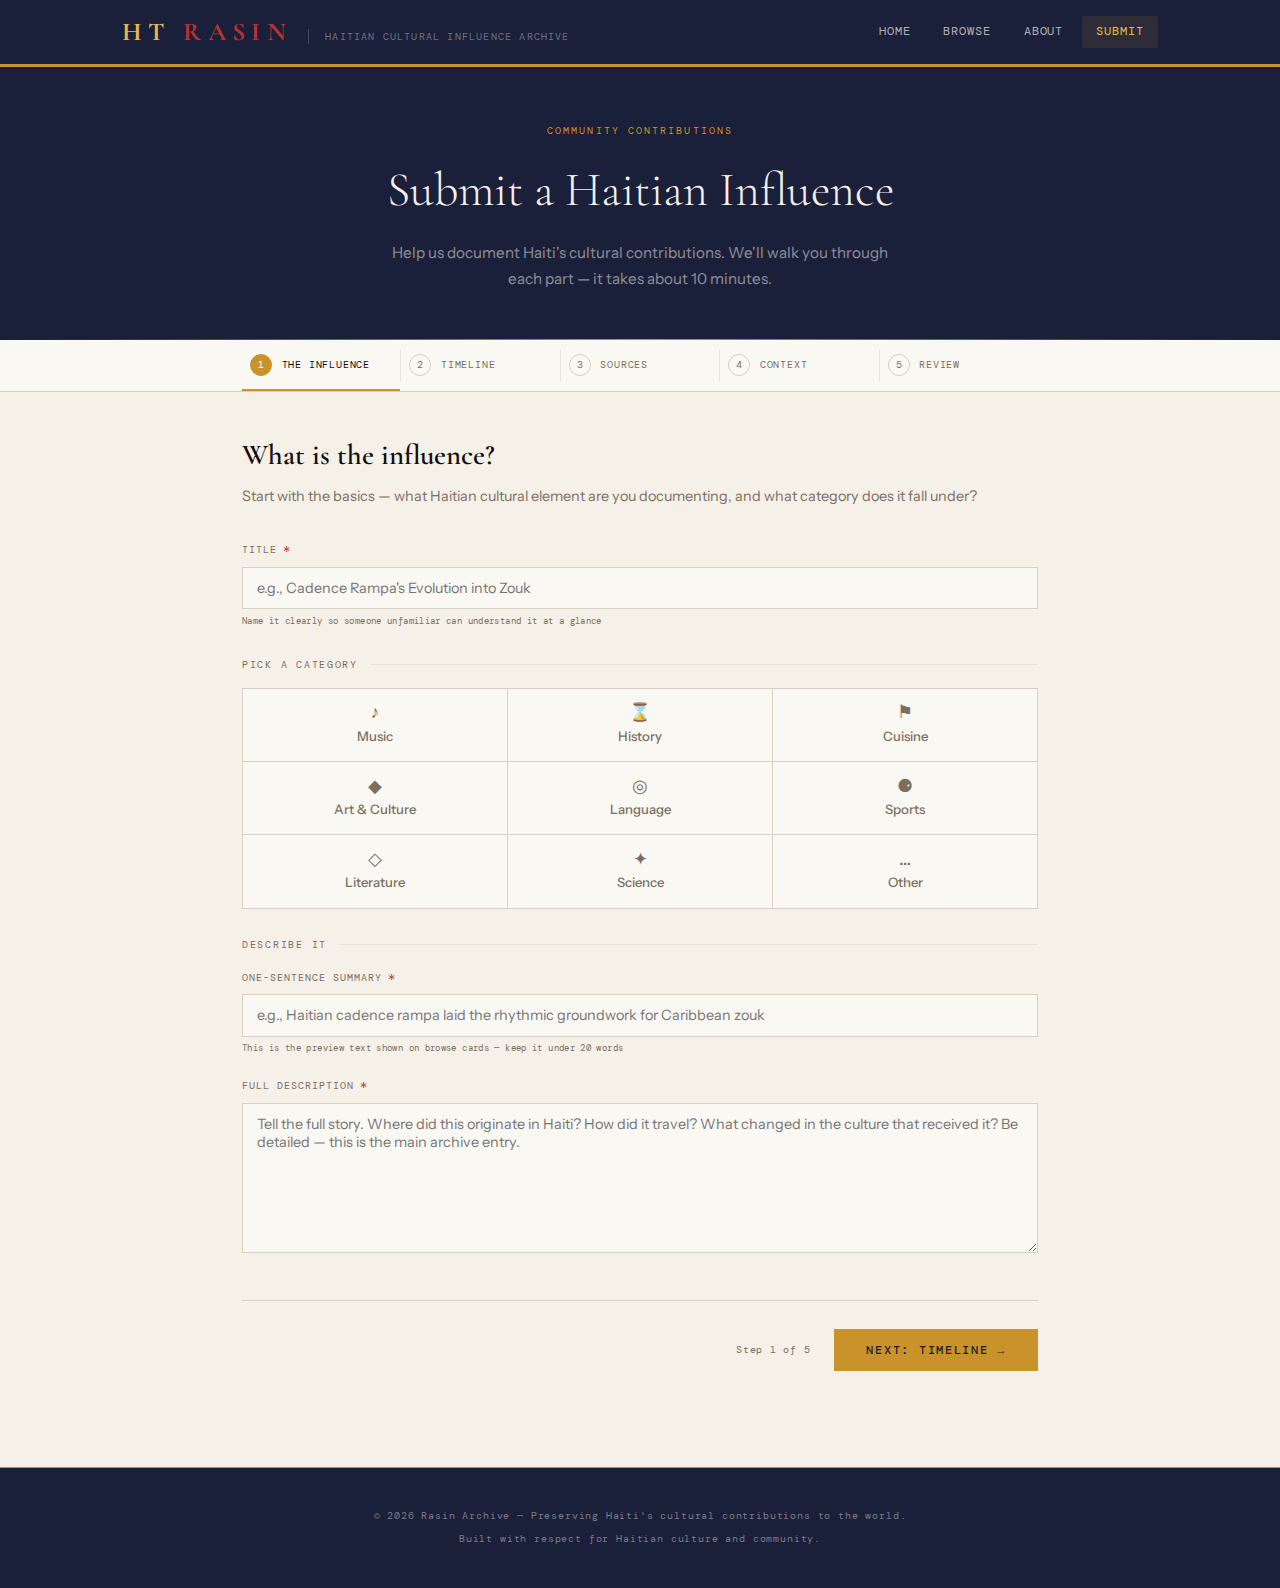
<file: Design_one/final/submit.html>
<!DOCTYPE html>
<html lang="en">
<head>
    <meta charset="UTF-8">
    <meta name="viewport" content="width=device-width, initial-scale=1.0">
    <title>Submit an Influence — Rasin Archive</title>
    <link rel="preconnect" href="https://fonts.googleapis.com">
    <link rel="preconnect" href="https://fonts.gstatic.com" crossorigin>
    <link href="https://fonts.googleapis.com/css2?family=Cormorant+Garamond:ital,wght@0,300;0,400;0,600;0,700;1,300;1,400&family=DM+Mono:wght@300;400;500&family=Instrument+Sans:wght@400;500;600&display=swap" rel="stylesheet">
    <style>
        *, *::before, *::after { box-sizing: border-box; margin: 0; padding: 0; }
        :root {
            --ink: #0f0d0a; --paper: #f5f0e8; --warm-white: #faf8f3;
            --gold: #c9922a; --gold-light: #e8b84b; --red: #b83232;
            --indigo: #1a1f3a; --muted: #7a6f5f; --border: #d9d0be; --border-light: #ece5d6;
        }
        html { scroll-behavior: smooth; }
        body { font-family: 'Instrument Sans', sans-serif; background: var(--paper); color: var(--ink); font-size: 15px; line-height: 1.6; }

        /* ---- HEADER ---- */
        header { background: var(--indigo); border-bottom: 3px solid var(--gold); position: sticky; top: 0; z-index: 100; }
        .header-inner { max-width: 1100px; margin: 0 auto; padding: 0 2rem; display: flex; align-items: center; justify-content: space-between; height: 64px; }
        .logo-group { display: flex; align-items: baseline; gap: 1rem; }
        .logo-link { text-decoration: none; }
        .logo { font-family: 'Cormorant Garamond', serif; font-size: 1.6rem; font-weight: 700; letter-spacing: 0.25em; color: var(--gold-light); text-transform: uppercase; }
        .logo span { color: var(--red); }
        .tagline-header { font-family: 'DM Mono', monospace; font-size: 0.62rem; color: rgba(245,240,232,0.4); letter-spacing: 0.12em; text-transform: uppercase; border-left: 1px solid rgba(245,240,232,0.2); padding-left: 1rem; }
        nav { display: flex; gap: 0.25rem; }
        nav a { color: rgba(245,240,232,0.7); text-decoration: none; font-family: 'DM Mono', monospace; font-size: 0.72rem; letter-spacing: 0.08em; text-transform: uppercase; padding: 0.4rem 0.9rem; border-radius: 2px; transition: color 0.2s, background 0.2s; }
        nav a:hover, nav a.active { color: var(--gold-light); background: rgba(201,146,42,0.12); }

        /* ---- PAGE HERO ---- */
        .page-hero { background: var(--indigo); color: var(--paper); padding: 3.5rem 2rem 3rem; text-align: center; position: relative; }
        .page-hero::after { content: ''; position: absolute; bottom: 0; left: 0; right: 0; height: 1px; background: linear-gradient(90deg, transparent, var(--gold), transparent); }
        .page-hero-flag { font-family: 'DM Mono', monospace; font-size: 0.65rem; letter-spacing: 0.2em; text-transform: uppercase; color: var(--gold); margin-bottom: 0.75rem; }
        .page-hero h2 { font-family: 'Cormorant Garamond', serif; font-size: clamp(2rem, 4vw, 3rem); font-weight: 300; }
        .page-hero p { font-size: 0.95rem; color: rgba(245,240,232,0.55); max-width: 500px; margin: 0.75rem auto 0; line-height: 1.7; }

        /* ---- STEP PROGRESS BAR ---- */
        .progress-bar {
            background: var(--warm-white);
            border-bottom: 1px solid var(--border);
            position: sticky;
            top: 64px;
            z-index: 90;
        }
        .progress-inner {
            max-width: 860px;
            margin: 0 auto;
            padding: 0 2rem;
            display: flex;
            align-items: stretch;
        }
        .step-tab {
            flex: 1;
            display: flex;
            align-items: center;
            gap: 0.6rem;
            padding: 0.85rem 0.5rem;
            border-bottom: 2px solid transparent;
            cursor: pointer;
            transition: border-color 0.2s, color 0.2s;
            color: var(--muted);
        }
        .step-tab.active { border-bottom-color: var(--gold); color: var(--ink); }
        .step-tab.completed { color: var(--ink); }
        .step-num {
            width: 22px; height: 22px;
            border-radius: 50%;
            border: 1px solid var(--border);
            display: flex; align-items: center; justify-content: center;
            font-family: 'DM Mono', monospace;
            font-size: 0.6rem;
            color: var(--muted);
            flex-shrink: 0;
            transition: background 0.2s, border-color 0.2s, color 0.2s;
        }
        .step-tab.active .step-num { background: var(--gold); border-color: var(--gold); color: #fff; }
        .step-tab.completed .step-num { background: var(--indigo); border-color: var(--indigo); color: #fff; }
        .step-label { font-family: 'DM Mono', monospace; font-size: 0.62rem; letter-spacing: 0.08em; text-transform: uppercase; }
        .step-divider { width: 1px; background: var(--border-light); margin: 0.6rem 0; }

        /* ---- FORM SHELL ---- */
        .form-shell { max-width: 860px; margin: 0 auto; padding: 0 2rem 6rem; }

        /* ---- STEP PANELS ---- */
        .step-panel { display: none; padding-top: 2.5rem; }
        .step-panel.active { display: block; }

        .step-header { margin-bottom: 2rem; }
        .step-title { font-family: 'Cormorant Garamond', serif; font-size: 1.8rem; font-weight: 600; margin-bottom: 0.35rem; }
        .step-desc { font-size: 0.9rem; color: var(--muted); line-height: 1.7; }

        /* ---- TIPS BOX ---- */
        .tips-box { background: var(--indigo); color: var(--paper); padding: 1.5rem 1.75rem; margin-bottom: 2rem; border-left: 3px solid var(--gold); }
        .tips-box-title { font-family: 'DM Mono', monospace; font-size: 0.62rem; letter-spacing: 0.15em; text-transform: uppercase; color: var(--gold); margin-bottom: 0.75rem; }
        .tips-list { list-style: none; display: flex; flex-direction: column; gap: 0.4rem; }
        .tips-list li { font-size: 0.85rem; color: rgba(245,240,232,0.7); padding-left: 1.1rem; position: relative; line-height: 1.5; }
        .tips-list li::before { content: '→'; position: absolute; left: 0; color: var(--gold); }
        .tips-list strong { color: var(--paper); }

        /* ---- FIELD GROUPS ---- */
        .field-row { display: flex; gap: 1.25rem; margin-bottom: 1.25rem; }
        .field-row > * { flex: 1; margin-bottom: 0 !important; }
        .field-row > *.wide { flex: 2; }

        .form-group { margin-bottom: 1.25rem; }

        label {
            display: flex;
            align-items: center;
            gap: 0.4rem;
            font-family: 'DM Mono', monospace;
            font-size: 0.62rem;
            letter-spacing: 0.1em;
            text-transform: uppercase;
            color: var(--muted);
            margin-bottom: 0.45rem;
        }
        .required { color: var(--red); font-size: 0.75rem; }
        .lbl-optional {
            font-family: 'DM Mono', monospace;
            font-size: 0.55rem;
            letter-spacing: 0.06em;
            color: var(--border);
            text-transform: uppercase;
            margin-left: auto;
        }

        input[type="text"],
        input[type="email"],
        input[type="url"],
        select,
        textarea {
            width: 100%;
            background: var(--warm-white);
            border: 1px solid var(--border);
            padding: 0.7rem 0.9rem;
            font-family: 'Instrument Sans', sans-serif;
            font-size: 0.9rem;
            color: var(--ink);
            outline: none;
            transition: border-color 0.2s, background 0.2s;
            appearance: none;
        }
        input:focus, select:focus, textarea:focus { border-color: var(--gold); background: #fff; }
        textarea { resize: vertical; }
        .help-text { font-family: 'DM Mono', monospace; font-size: 0.58rem; color: var(--muted); letter-spacing: 0.04em; margin-top: 0.35rem; line-height: 1.5; }

        /* ---- CATEGORY PICKER (visual grid instead of dropdown) ---- */
        .cat-picker { display: grid; grid-template-columns: repeat(3, 1fr); gap: 1px; background: var(--border); border: 1px solid var(--border); }
        .cat-option { display: none; }
        .cat-option + label {
            display: flex;
            flex-direction: column;
            align-items: center;
            justify-content: center;
            gap: 0.3rem;
            padding: 0.9rem 0.5rem;
            background: var(--warm-white);
            cursor: pointer;
            font-family: 'Instrument Sans', sans-serif;
            font-size: 0.82rem;
            font-weight: 500;
            letter-spacing: 0;
            text-transform: none;
            color: var(--muted);
            transition: background 0.15s, color 0.15s;
            margin: 0;
        }
        .cat-option + label .cat-icon { font-size: 1.1rem; line-height: 1; }
        .cat-option:checked + label { background: var(--indigo); color: var(--gold-light); }
        .cat-option + label:hover { background: rgba(26,31,58,0.06); color: var(--ink); }

        /* ---- FLOW ARROW INPUT ---- */
        .flow-input-wrap { position: relative; }
        .flow-input-wrap input { padding-left: 2.5rem; }
        .flow-prefix {
            position: absolute;
            left: 0.9rem;
            top: 50%;
            transform: translateY(-50%);
            font-family: 'DM Mono', monospace;
            font-size: 0.75rem;
            color: var(--gold);
            pointer-events: none;
        }

        /* ---- SOURCE ENTRY ---- */
        .source-entry {
            border: 1px solid var(--border);
            background: var(--warm-white);
            margin-bottom: 1rem;
            overflow: hidden;
        }
        .source-entry-head {
            display: flex;
            align-items: center;
            justify-content: space-between;
            padding: 0.75rem 1.25rem;
            background: var(--indigo);
            color: var(--paper);
        }
        .source-entry-label {
            font-family: 'DM Mono', monospace;
            font-size: 0.62rem;
            letter-spacing: 0.12em;
            text-transform: uppercase;
            color: var(--gold-light);
        }
        .source-entry-body { padding: 1.25rem; display: grid; grid-template-columns: 1fr 1fr; gap: 1rem; }
        .source-entry-body .full { grid-column: 1 / -1; }

        .source-remove-btn {
            background: none;
            border: none;
            color: rgba(245,240,232,0.4);
            font-size: 1rem;
            cursor: pointer;
            line-height: 1;
            padding: 0 0.25rem;
            transition: color 0.2s;
        }
        .source-remove-btn:hover { color: #e89898; }

        .add-source-btn {
            display: flex;
            align-items: center;
            gap: 0.5rem;
            background: transparent;
            border: 1px dashed var(--border);
            padding: 0.7rem 1.25rem;
            font-family: 'DM Mono', monospace;
            font-size: 0.62rem;
            letter-spacing: 0.1em;
            text-transform: uppercase;
            color: var(--muted);
            cursor: pointer;
            width: 100%;
            justify-content: center;
            transition: border-color 0.2s, color 0.2s;
        }
        .add-source-btn:hover { border-color: var(--gold); color: var(--gold); }

        /* ---- INLINE SUBSECTION LABEL ---- */
        .subsection-label {
            font-family: 'DM Mono', monospace;
            font-size: 0.6rem;
            letter-spacing: 0.18em;
            text-transform: uppercase;
            color: var(--muted);
            margin: 1.75rem 0 1rem;
            display: flex;
            align-items: center;
            gap: 0.75rem;
        }
        .subsection-label::after { content: ''; flex: 1; height: 1px; background: var(--border-light); }

        /* ---- REVIEW PANEL (step 5) ---- */
        .review-block {
            border: 1px solid var(--border);
            margin-bottom: 1rem;
            overflow: hidden;
        }
        .review-block-head {
            display: flex;
            align-items: center;
            justify-content: space-between;
            padding: 0.6rem 1.25rem;
            background: var(--warm-white);
            border-bottom: 1px solid var(--border-light);
        }
        .review-block-title { font-family: 'DM Mono', monospace; font-size: 0.62rem; letter-spacing: 0.1em; text-transform: uppercase; color: var(--muted); }
        .review-edit-btn { font-family: 'DM Mono', monospace; font-size: 0.6rem; color: var(--gold); background: none; border: none; cursor: pointer; letter-spacing: 0.06em; text-transform: uppercase; }
        .review-block-body { padding: 1rem 1.25rem; }
        .review-row { display: flex; gap: 1rem; padding: 0.35rem 0; border-bottom: 1px solid var(--border-light); font-size: 0.88rem; }
        .review-row:last-child { border-bottom: none; }
        .review-key { font-family: 'DM Mono', monospace; font-size: 0.6rem; letter-spacing: 0.06em; color: var(--muted); width: 130px; flex-shrink: 0; padding-top: 0.15rem; }
        .review-val { color: var(--ink); flex: 1; line-height: 1.6; }

        /* ---- STEP NAV BUTTONS ---- */
        .step-nav {
            display: flex;
            justify-content: space-between;
            align-items: center;
            margin-top: 2.5rem;
            padding-top: 1.75rem;
            border-top: 1px solid var(--border);
        }
        .btn-back {
            background: transparent;
            border: 1px solid var(--border);
            padding: 0.75rem 1.5rem;
            font-family: 'DM Mono', monospace;
            font-size: 0.68rem;
            letter-spacing: 0.12em;
            text-transform: uppercase;
            color: var(--muted);
            cursor: pointer;
            transition: border-color 0.2s, color 0.2s;
        }
        .btn-back:hover { border-color: var(--ink); color: var(--ink); }
        .btn-next, .btn-submit {
            background: var(--gold);
            border: none;
            padding: 0.85rem 2rem;
            font-family: 'DM Mono', monospace;
            font-size: 0.72rem;
            letter-spacing: 0.15em;
            text-transform: uppercase;
            color: var(--indigo);
            cursor: pointer;
            font-weight: 500;
            transition: background 0.2s;
        }
        .btn-next:hover, .btn-submit:hover { background: var(--gold-light); }
        .step-counter { font-family: 'DM Mono', monospace; font-size: 0.6rem; color: var(--muted); letter-spacing: 0.08em; }

        /* ---- SUCCESS ---- */
        .success-panel { display: none; text-align: center; padding: 5rem 2rem; }
        .success-panel.active { display: block; }
        .success-icon { font-size: 2.5rem; margin-bottom: 1.5rem; }
        .success-panel h3 { font-family: 'Cormorant Garamond', serif; font-size: 2rem; font-weight: 600; margin-bottom: 0.75rem; }
        .success-panel p { color: var(--muted); font-size: 0.9rem; line-height: 1.75; max-width: 420px; margin: 0 auto; }
        .success-actions { margin-top: 2rem; display: flex; gap: 1rem; justify-content: center; }
        .success-link { font-family: 'DM Mono', monospace; font-size: 0.68rem; letter-spacing: 0.1em; text-transform: uppercase; color: var(--gold); text-decoration: none; border-bottom: 1px solid var(--gold); padding-bottom: 2px; }

        /* ---- FOOTER ---- */
        footer { background: var(--indigo); color: rgba(245,240,232,0.45); padding: 2.5rem 2rem; text-align: center; border-top: 1px solid var(--gold); }
        footer p { font-family: 'DM Mono', monospace; font-size: 0.65rem; letter-spacing: 0.08em; }
        footer p + p { margin-top: 0.4rem; }

        @media (max-width: 700px) {
            .cat-picker { grid-template-columns: repeat(2, 1fr); }
            .field-row { flex-direction: column; }
            .source-entry-body { grid-template-columns: 1fr; }
            .tagline-header { display: none; }
            .step-label { display: none; }
        }
    </style>
</head>
<body>

<header>
    <div class="header-inner">
        <div class="logo-group">
            <a href="index.html" class="logo-link">
                <div class="logo">HT <span>RASIN</span></div>
            </a>
            <span class="tagline-header">Haitian Cultural Influence Archive</span>
        </div>
        <nav>
            <a href="index.html">Home</a>
            <a href="browse.html">Browse</a>
            <a href="about.html">About</a>
            <a href="submit.html" class="active">Submit</a>
        </nav>
    </div>
</header>

<section class="page-hero">
    <div class="page-hero-flag">Community Contributions</div>
    <h2>Submit a Haitian Influence</h2>
    <p>Help us document Haiti's cultural contributions. We'll walk you through each part — it takes about 10 minutes.</p>
</section>

<!-- STEP PROGRESS -->
<div class="progress-bar">
    <div class="progress-inner">
        <div class="step-tab active" data-step="1">
            <div class="step-num">1</div>
            <span class="step-label">The Influence</span>
        </div>
        <div class="step-divider"></div>
        <div class="step-tab" data-step="2">
            <div class="step-num">2</div>
            <span class="step-label">Timeline</span>
        </div>
        <div class="step-divider"></div>
        <div class="step-tab" data-step="3">
            <div class="step-num">3</div>
            <span class="step-label">Sources</span>
        </div>
        <div class="step-divider"></div>
        <div class="step-tab" data-step="4">
            <div class="step-num">4</div>
            <span class="step-label">Context</span>
        </div>
        <div class="step-divider"></div>
        <div class="step-tab" data-step="5">
            <div class="step-num">5</div>
            <span class="step-label">Review</span>
        </div>
    </div>
</div>

<div class="form-shell">
<form id="submissionForm" action="https://formspree.io/f/YOUR_FORM_ID" method="POST" novalidate>

    <!-- ======== STEP 1: THE INFLUENCE ======== -->
    <div class="step-panel active" id="step1">
        <div class="step-header">
            <div class="step-title">What is the influence?</div>
            <p class="step-desc">Start with the basics — what Haitian cultural element are you documenting, and what category does it fall under?</p>
        </div>

        <div class="form-group">
            <label>Title <span class="required">*</span></label>
            <input type="text" name="title" placeholder="e.g., Cadence Rampa's Evolution into Zouk" required>
            <p class="help-text">Name it clearly so someone unfamiliar can understand it at a glance</p>
        </div>

        <div class="subsection-label">Pick a category</div>
        <div class="cat-picker">
            <input type="radio" name="category" id="cat-music"    value="music"    class="cat-option" required>
            <label for="cat-music"><span class="cat-icon">♪</span>Music</label>

            <input type="radio" name="category" id="cat-history"  value="history"  class="cat-option">
            <label for="cat-history"><span class="cat-icon">⌛</span>History</label>

            <input type="radio" name="category" id="cat-cuisine"  value="cuisine"  class="cat-option">
            <label for="cat-cuisine"><span class="cat-icon">⚑</span>Cuisine</label>

            <input type="radio" name="category" id="cat-art"      value="art"      class="cat-option">
            <label for="cat-art"><span class="cat-icon">◆</span>Art & Culture</label>

            <input type="radio" name="category" id="cat-language" value="language" class="cat-option">
            <label for="cat-language"><span class="cat-icon">◎</span>Language</label>

            <input type="radio" name="category" id="cat-sports"   value="sports"   class="cat-option">
            <label for="cat-sports"><span class="cat-icon">⚈</span>Sports</label>

            <input type="radio" name="category" id="cat-lit"      value="literature" class="cat-option">
            <label for="cat-lit"><span class="cat-icon">◇</span>Literature</label>

            <input type="radio" name="category" id="cat-science"  value="science"  class="cat-option">
            <label for="cat-science"><span class="cat-icon">✦</span>Science</label>

            <input type="radio" name="category" id="cat-other"    value="other"    class="cat-option">
            <label for="cat-other"><span class="cat-icon">…</span>Other</label>
        </div>

        <div class="subsection-label">Describe it</div>

        <div class="form-group">
            <label>One-sentence summary <span class="required">*</span></label>
            <input type="text" name="summary" placeholder="e.g., Haitian cadence rampa laid the rhythmic groundwork for Caribbean zouk" required>
            <p class="help-text">This is the preview text shown on browse cards — keep it under 20 words</p>
        </div>

        <div class="form-group">
            <label>Full description <span class="required">*</span></label>
            <textarea name="description" rows="7" placeholder="Tell the full story. Where did this originate in Haiti? How did it travel? What changed in the culture that received it? Be detailed — this is the main archive entry." required></textarea>
        </div>

        <div class="step-nav">
            <span></span>
            <div style="display:flex; align-items:center; gap:1.5rem;">
                <span class="step-counter">Step 1 of 5</span>
                <button type="button" class="btn-next" onclick="goToStep(2)">Next: Timeline →</button>
            </div>
        </div>
    </div>

    <!-- ======== STEP 2: TIMELINE & GEOGRAPHY ======== -->
    <div class="step-panel" id="step2">
        <div class="step-header">
            <div class="step-title">When and where did it travel?</div>
            <p class="step-desc">Document the timeline and geographic path of this influence — from its Haitian roots outward.</p>
        </div>

        <div class="tips-box">
            <div class="tips-box-title">Example</div>
            <ul class="tips-list">
                <li><strong>Start:</strong> 1950s Haiti — Webert Sicot develops cadence rampa in Port-au-Prince</li>
                <li><strong>End:</strong> 1980s onwards — zouk spreads globally through Kassav'</li>
                <li><strong>Flow:</strong> Haiti → Dominica → Guadeloupe → Worldwide</li>
            </ul>
        </div>

        <div class="field-row">
            <div class="form-group">
                <label>Start period <span class="required">*</span></label>
                <input type="text" name="startPeriod" placeholder="e.g., 1950s, 1804, Early 1900s" required>
            </div>
            <div class="form-group">
                <label>End period <span class="lbl-optional">optional</span></label>
                <input type="text" name="endPeriod" placeholder="e.g., 1980s, Ongoing">
            </div>
        </div>

        <div class="form-group">
            <label>Geographic flow <span class="required">*</span></label>
            <div class="flow-input-wrap">
                <span class="flow-prefix">🇭🇹 →</span>
                <input type="text" name="geographicFlow" placeholder="Dominica → Guadeloupe → Worldwide" style="padding-left: 3rem;" required>
            </div>
            <p class="help-text">Starting from Haiti, trace where and how it spread</p>
        </div>

        <div class="form-group">
            <label>Key Haitian figures <span class="lbl-optional">optional</span></label>
            <input type="text" name="keyFigures" placeholder="e.g., Webert Sicot, Nemours Jean-Baptiste">
            <p class="help-text">People from Haiti who were central to this influence</p>
        </div>

        <div class="step-nav">
            <button type="button" class="btn-back" onclick="goToStep(1)">← Back</button>
            <div style="display:flex; align-items:center; gap:1.5rem;">
                <span class="step-counter">Step 2 of 5</span>
                <button type="button" class="btn-next" onclick="goToStep(3)">Next: Sources →</button>
            </div>
        </div>
    </div>

    <!-- ======== STEP 3: SOURCES ======== -->
    <div class="step-panel" id="step3">
        <div class="step-header">
            <div class="step-title">What's your evidence?</div>
            <p class="step-desc">Every influence must be backed by at least 2 sources from <em>different</em> categories. This is what separates an archive from an opinion.</p>
        </div>

        <div class="tips-box">
            <div class="tips-box-title">What counts as a source</div>
            <ul class="tips-list">
                <li><strong>Strong:</strong> Original recordings, academic papers, direct interviews with artists</li>
                <li><strong>Also valid:</strong> News articles, documentaries, oral histories, family accounts</li>
                <li><strong>Mix them:</strong> Don't use 2 news articles — pair a recording with an interview, etc.</li>
            </ul>
        </div>

        <div id="sourcesContainer">
            <div class="source-entry" id="source-1">
                <div class="source-entry-head">
                    <span class="source-entry-label">Source #1 — Required</span>
                </div>
                <div class="source-entry-body">
                    <div class="form-group">
                        <label>Source type <span class="required">*</span></label>
                        <select name="sourceType1" required>
                            <option value="">Select type…</option>
                            <option value="recording">Music Recording / Album</option>
                            <option value="interview">Interview / Direct Quote</option>
                            <option value="academic">Academic Paper</option>
                            <option value="documentary">Documentary / Film</option>
                            <option value="article">News / Magazine Article</option>
                            <option value="book">Book</option>
                            <option value="oral">Oral History / Family Account</option>
                            <option value="archive">Archive / Historical Document</option>
                        </select>
                    </div>
                    <div class="form-group">
                        <label>URL <span class="lbl-optional">if available</span></label>
                        <input type="url" name="sourceUrl1" placeholder="https://">
                    </div>
                    <div class="form-group full">
                        <label>Full citation <span class="required">*</span></label>
                        <textarea name="sourceCitation1" rows="2" placeholder='e.g., Webert Sicot — "Cadence Rampa Volume 2" (1962, Marc Records). Album demonstrating the rhythmic foundation of cadence rampa.' required></textarea>
                        <p class="help-text">Include title, author/artist, year, publisher, and a note on what it proves</p>
                    </div>
                </div>
            </div>

            <div class="source-entry" id="source-2">
                <div class="source-entry-head">
                    <span class="source-entry-label">Source #2 — Required</span>
                </div>
                <div class="source-entry-body">
                    <div class="form-group">
                        <label>Source type <span class="required">*</span></label>
                        <select name="sourceType2" required>
                            <option value="">Select type…</option>
                            <option value="recording">Music Recording / Album</option>
                            <option value="interview">Interview / Direct Quote</option>
                            <option value="academic">Academic Paper</option>
                            <option value="documentary">Documentary / Film</option>
                            <option value="article">News / Magazine Article</option>
                            <option value="book">Book</option>
                            <option value="oral">Oral History / Family Account</option>
                            <option value="archive">Archive / Historical Document</option>
                        </select>
                    </div>
                    <div class="form-group">
                        <label>URL <span class="lbl-optional">if available</span></label>
                        <input type="url" name="sourceUrl2" placeholder="https://">
                    </div>
                    <div class="form-group full">
                        <label>Full citation <span class="required">*</span></label>
                        <textarea name="sourceCitation2" rows="2" placeholder="Provide full details for a second, different type of source" required></textarea>
                        <p class="help-text">Must be a different source type than Source #1</p>
                    </div>
                </div>
            </div>
        </div>

        <button type="button" class="add-source-btn" id="addSourceBtn">+ Add a third source (optional)</button>

        <div class="step-nav">
            <button type="button" class="btn-back" onclick="goToStep(2)">← Back</button>
            <div style="display:flex; align-items:center; gap:1.5rem;">
                <span class="step-counter">Step 3 of 5</span>
                <button type="button" class="btn-next" onclick="goToStep(4)">Next: Context →</button>
            </div>
        </div>
    </div>

    <!-- ======== STEP 4: CONTEXT ======== -->
    <div class="step-panel" id="step4">
        <div class="step-header">
            <div class="step-title">Add context</div>
            <p class="step-desc">This is where you help us fight erasure. Tell us what's commonly misunderstood, and why documenting this matters.</p>
        </div>

        <div class="form-group">
            <label>Common misconceptions <span class="lbl-optional">encouraged</span></label>
            <textarea name="misconceptions" rows="4" placeholder="Is this influence usually misattributed to another country or culture? What does mainstream history get wrong? e.g., 'Zouk is often called a Guadeloupean invention without acknowledging its Haitian roots through cadence rampa.'"></textarea>
            <p class="help-text">This directly counters cultural erasure — the more specific the better</p>
        </div>

        <div class="form-group">
            <label>Why this matters <span class="lbl-optional">optional</span></label>
            <textarea name="whyItMatters" rows="4" placeholder="Why is it important to have this documented? What does this influence say about Haiti's role in global culture?"></textarea>
        </div>

        <div class="subsection-label">About you</div>

        <div class="field-row">
            <div class="form-group">
                <label>Your name <span class="required">*</span></label>
                <input type="text" name="submitterName" placeholder="How we'll credit you" required>
            </div>
            <div class="form-group">
                <label>Email <span class="required">*</span></label>
                <input type="email" name="submitterEmail" placeholder="For follow-up questions only" required>
            </div>
        </div>

        <div class="form-group">
            <label>Your connection to this influence <span class="lbl-optional">optional</span></label>
            <input type="text" name="relationship" placeholder="e.g., Descendant of artist, researcher in Caribbean music history, community member">
            <p class="help-text">Helps us understand your perspective — community voices are valued</p>
        </div>

        <div class="step-nav">
            <button type="button" class="btn-back" onclick="goToStep(3)">← Back</button>
            <div style="display:flex; align-items:center; gap:1.5rem;">
                <span class="step-counter">Step 4 of 5</span>
                <button type="button" class="btn-next" onclick="goToStep(5)">Review Submission →</button>
            </div>
        </div>
    </div>

    <!-- ======== STEP 5: REVIEW ======== -->
    <div class="step-panel" id="step5">
        <div class="step-header">
            <div class="step-title">Review your submission</div>
            <p class="step-desc">Check everything before sending. Use the Edit buttons to go back and make changes.</p>
        </div>

        <div class="review-block">
            <div class="review-block-head">
                <span class="review-block-title">The Influence</span>
                <button type="button" class="review-edit-btn" onclick="goToStep(1)">Edit →</button>
            </div>
            <div class="review-block-body" id="review-1">
                <div class="review-row"><span class="review-key">Title</span><span class="review-val" id="rv-title">—</span></div>
                <div class="review-row"><span class="review-key">Category</span><span class="review-val" id="rv-category">—</span></div>
                <div class="review-row"><span class="review-key">Summary</span><span class="review-val" id="rv-summary">—</span></div>
                <div class="review-row"><span class="review-key">Description</span><span class="review-val" id="rv-description" style="white-space:pre-wrap;">—</span></div>
            </div>
        </div>

        <div class="review-block">
            <div class="review-block-head">
                <span class="review-block-title">Timeline & Geography</span>
                <button type="button" class="review-edit-btn" onclick="goToStep(2)">Edit →</button>
            </div>
            <div class="review-block-body">
                <div class="review-row"><span class="review-key">Period</span><span class="review-val" id="rv-period">—</span></div>
                <div class="review-row"><span class="review-key">Geographic flow</span><span class="review-val" id="rv-flow">—</span></div>
                <div class="review-row"><span class="review-key">Key figures</span><span class="review-val" id="rv-figures">—</span></div>
            </div>
        </div>

        <div class="review-block">
            <div class="review-block-head">
                <span class="review-block-title">Sources</span>
                <button type="button" class="review-edit-btn" onclick="goToStep(3)">Edit →</button>
            </div>
            <div class="review-block-body" id="rv-sources">—</div>
        </div>

        <div class="review-block">
            <div class="review-block-head">
                <span class="review-block-title">Context & Submitter</span>
                <button type="button" class="review-edit-btn" onclick="goToStep(4)">Edit →</button>
            </div>
            <div class="review-block-body">
                <div class="review-row"><span class="review-key">Misconceptions</span><span class="review-val" id="rv-misconceptions">—</span></div>
                <div class="review-row"><span class="review-key">Why it matters</span><span class="review-val" id="rv-whymatters">—</span></div>
                <div class="review-row"><span class="review-key">Submitted by</span><span class="review-val" id="rv-submitter">—</span></div>
            </div>
        </div>

        <div class="step-nav">
            <button type="button" class="btn-back" onclick="goToStep(4)">← Back</button>
            <div style="display:flex; align-items:center; gap:1.5rem;">
                <span class="step-counter">Step 5 of 5</span>
                <button type="submit" class="btn-submit">Submit for Review ✓</button>
            </div>
        </div>
    </div>

</form>

<!-- SUCCESS STATE -->
<div class="success-panel" id="successPanel">
    <div class="success-icon">◆</div>
    <h3>Submission Received</h3>
    <p>Thank you for contributing to the archive. We'll review your submission for accuracy and completeness and typically respond within 7–10 days.</p>
    <div class="success-actions">
        <a href="browse.html" class="success-link">Browse the Archive →</a>
        <a href="submit.html" class="success-link">Submit Another →</a>
    </div>
</div>

</div><!-- /form-shell -->

<footer>
    <p>&copy; 2026 Rasin Archive — Preserving Haiti's cultural contributions to the world.</p>
    <p>Built with respect for Haitian culture and community.</p>
</footer>

<script>
    let currentStep = 1;
    const totalSteps = 5;

    function goToStep(n) {
        // Hide current
        document.getElementById('step' + currentStep).classList.remove('active');
        document.querySelector(`.step-tab[data-step="${currentStep}"]`).classList.remove('active');
        document.querySelector(`.step-tab[data-step="${currentStep}"]`).classList.add('completed');

        // Show new
        currentStep = n;
        document.getElementById('step' + currentStep).classList.add('active');
        document.querySelectorAll('.step-tab').forEach(t => {
            const s = parseInt(t.dataset.step);
            t.classList.toggle('active', s === n);
            if (s < n) t.classList.add('completed');
        });

        // If going to review, populate it
        if (n === 5) populateReview();

        window.scrollTo({ top: 0, behavior: 'smooth' });
    }

    function val(name) {
        const el = document.querySelector(`[name="${name}"]`);
        return el ? el.value.trim() : '';
    }

    function populateReview() {
        // Step 1
        document.getElementById('rv-title').textContent       = val('title') || '—';
        const catChecked = document.querySelector('input[name="category"]:checked');
        document.getElementById('rv-category').textContent   = catChecked ? catChecked.nextElementSibling.textContent.trim() : '—';
        document.getElementById('rv-summary').textContent    = val('summary') || '—';
        document.getElementById('rv-description').textContent = val('description') || '—';

        // Step 2
        const start = val('startPeriod'), end = val('endPeriod');
        document.getElementById('rv-period').textContent     = start ? (end ? `${start} – ${end}` : start) : '—';
        document.getElementById('rv-flow').textContent       = val('geographicFlow') ? '🇭🇹 → ' + val('geographicFlow') : '—';
        document.getElementById('rv-figures').textContent    = val('keyFigures') || '—';

        // Step 3
        const sourcesEl = document.getElementById('rv-sources');
        sourcesEl.innerHTML = '';
        [1, 2, 3].forEach(i => {
            const cite = val('sourceCitation' + i);
            const type = val('sourceType' + i);
            if (cite || type) {
                const row = document.createElement('div');
                row.className = 'review-row';
                row.innerHTML = `<span class="review-key">Source #${i}</span><span class="review-val">${type ? `<strong>${type}</strong> — ` : ''}${cite || '—'}</span>`;
                sourcesEl.appendChild(row);
            }
        });
        if (!sourcesEl.children.length) sourcesEl.textContent = '—';

        // Step 4
        document.getElementById('rv-misconceptions').textContent = val('misconceptions') || '—';
        document.getElementById('rv-whymatters').textContent     = val('whyItMatters') || '—';
        const name = val('submitterName'), email = val('submitterEmail');
        document.getElementById('rv-submitter').textContent = name ? `${name} (${email})` : '—';
    }

    // Add / remove sources
    let sourceCount = 2;
    const MAX_SOURCES = 5;

    function renumberSources() {
        const entries = document.querySelectorAll('#sourcesContainer .source-entry');
        entries.forEach((entry, i) => {
            const n = i + 1;
            const isRequired = n <= 2;
            // Update header label
            entry.querySelector('.source-entry-label').textContent =
                `Source #${n}${isRequired ? ' — Required' : ' — Optional'}`;
            // Update name attributes
            const sel = entry.querySelector('select');
            if (sel) sel.name = `sourceType${n}`;
            const url = entry.querySelector('input[type="url"]');
            if (url) url.name = `sourceUrl${n}`;
            const ta = entry.querySelector('textarea');
            if (ta) ta.name = `sourceCitation${n}`;
            // Show/hide remove button (never on 1 or 2)
            const removeBtn = entry.querySelector('.source-remove-btn');
            if (removeBtn) removeBtn.style.display = n > 2 ? '' : 'none';
        });
        sourceCount = entries.length;
        const addBtn = document.getElementById('addSourceBtn');
        addBtn.style.display = sourceCount >= MAX_SOURCES ? 'none' : '';
        const remaining = MAX_SOURCES - sourceCount;
        addBtn.textContent = `+ Add another source (${remaining} remaining)`;
    }

    document.getElementById('addSourceBtn').addEventListener('click', function() {
        if (sourceCount >= MAX_SOURCES) return;
        const n = sourceCount + 1;
        const container = document.getElementById('sourcesContainer');
        const entry = document.createElement('div');
        entry.className = 'source-entry';
        entry.innerHTML = `
            <div class="source-entry-head">
                <span class="source-entry-label"></span>
                <button type="button" class="source-remove-btn" title="Remove this source">✕</button>
            </div>
            <div class="source-entry-body">
                <div class="form-group">
                    <label>Source type</label>
                    <select>
                        <option value="">Select type…</option>
                        <option value="recording">Music Recording / Album</option>
                        <option value="interview">Interview / Direct Quote</option>
                        <option value="academic">Academic Paper</option>
                        <option value="documentary">Documentary / Film</option>
                        <option value="article">News / Magazine Article</option>
                        <option value="book">Book</option>
                        <option value="oral">Oral History / Family Account</option>
                        <option value="archive">Archive / Historical Document</option>
                    </select>
                </div>
                <div class="form-group">
                    <label>URL <span class="lbl-optional">if available</span></label>
                    <input type="url" placeholder="https://">
                </div>
                <div class="form-group full">
                    <label>Full citation</label>
                    <textarea rows="2" placeholder="Full citation details for this source"></textarea>
                </div>
            </div>`;
        entry.querySelector('.source-remove-btn').addEventListener('click', () => {
            entry.remove();
            renumberSources();
        });
        container.appendChild(entry);
        renumberSources();
    });

    // Form submit → Formspree
    document.getElementById('submissionForm').addEventListener('submit', async function(e) {
        e.preventDefault();
        const btn = this.querySelector('.btn-submit');
        btn.textContent = 'Sending…';
        btn.disabled = true;

        try {
            const res = await fetch(this.action, {
                method: 'POST',
                body: new FormData(this),
                headers: { 'Accept': 'application/json' }
            });

            if (res.ok) {
                this.style.display = 'none';
                document.getElementById('successPanel').classList.add('active');
                document.querySelector('.progress-bar').style.display = 'none';
                window.scrollTo({ top: 0, behavior: 'smooth' });
            } else {
                btn.textContent = 'Submit for Review ✓';
                btn.disabled = false;
                alert('Something went wrong. Please try again or email us directly.');
            }
        } catch (err) {
            btn.textContent = 'Submit for Review ✓';
            btn.disabled = false;
            alert('Network error. Please check your connection and try again.');
        }
    });
</script>

</body>
</html>
</file>
<file: Design_one/styles.css>
:root {
  /* Haitian Flag Colors */
  --haiti-blue: #00209F;
  --haiti-red: #D21034;
  --haiti-blue-light: #1B4FD9;
  --haiti-red-light: #E63946;
  
  /* Neutral Palette */
  --cream: #FAF9F6;
  --white: #FFFFFF;
  --charcoal: #2B2D42;
  --gray: #8D99AE;
  --gray-light: #EDF2F4;
  
  /* Accent */
  --gold: #F4A259;
  --green: #06A77D;
  
  /* Shadows & Effects */
  --shadow-sm: 0 2px 8px rgba(0, 32, 159, 0.08);
  --shadow-md: 0 4px 16px rgba(0, 32, 159, 0.12);
  --shadow-lg: 0 8px 32px rgba(0, 32, 159, 0.16);
  --shadow-hero: 0 20px 60px rgba(210, 16, 52, 0.2);
  
  /* Typography */
  --font-display: 'Playfair Display', Georgia, serif;
  --font-body: 'Inter', -apple-system, BlinkMacSystemFont, sans-serif;
}

* {
  box-sizing: border-box;
  margin: 0;
  padding: 0;
}

body {
  font-family: var(--font-body);
  background: var(--cream);
  color: var(--charcoal);
  line-height: 1.6;
  overflow-x: hidden;
}

.hidden { display: none !important; }

/* Header */
.topbar {
  background: var(--white);
  border-bottom: 3px solid var(--haiti-blue);
  position: sticky;
  top: 0;
  z-index: 1000;
  box-shadow: var(--shadow-sm);
}

.topbar-inner {
  max-width: 1400px;
  margin: 0 auto;
  padding: 1.25rem 2rem;
  display: flex;
  justify-content: space-between;
  align-items: center;
}

.brand {
  display: flex;
  align-items: center;
  gap: 1rem;
}

.flag-accent {
  width: 8px;
  height: 40px;
  background: linear-gradient(to bottom, var(--haiti-blue) 0%, var(--haiti-blue) 50%, var(--haiti-red) 50%, var(--haiti-red) 100%);
  border-radius: 2px;
}

.brand-text {
  font-size: 1.3rem;
  font-weight: 700;
  color: var(--haiti-blue);
  letter-spacing: -0.02em;
}

.nav {
  display: flex;
  gap: 0.5rem;
  align-items: center;
}

.navbtn {
  padding: 0.65rem 1.25rem;
  border: none;
  background: transparent;
  color: var(--charcoal);
  font-size: 0.95rem;
  font-weight: 500;
  cursor: pointer;
  border-radius: 6px;
  transition: all 0.2s ease;
}

.navbtn:hover {
  background: var(--gray-light);
  color: var(--haiti-blue);
}

.navbtn.active {
  background: var(--gray-light);
  color: var(--haiti-blue);
  font-weight: 600;
}

.navbtn.submit-btn {
  background: var(--haiti-blue);
  color: var(--white);
  font-weight: 600;
}

.navbtn.submit-btn:hover {
  background: var(--haiti-blue-light);
  transform: translateY(-1px);
  box-shadow: var(--shadow-sm);
}

/* Main Wrap */
.wrap {
  max-width: 1400px;
  margin: 0 auto;
  padding: 0;
}

/* Hero Banner */
.hero-banner {
  background: linear-gradient(135deg, var(--haiti-blue) 0%, var(--haiti-blue-light) 50%, var(--haiti-red) 100%);
  padding: 4rem 3rem;
  display: grid;
  grid-template-columns: 1fr 1fr;
  gap: 4rem;
  align-items: center;
  position: relative;
  overflow: hidden;
}

.hero-banner::before {
  content: '';
  position: absolute;
  top: -50%;
  right: -10%;
  width: 600px;
  height: 600px;
  background: radial-gradient(circle, rgba(255,255,255,0.1) 0%, transparent 70%);
  border-radius: 50%;
}

.hero-content {
  position: relative;
  z-index: 2;
}

.hero-badge {
  display: inline-block;
  background: rgba(255, 255, 255, 0.2);
  backdrop-filter: blur(10px);
  color: var(--white);
  padding: 0.5rem 1rem;
  border-radius: 20px;
  font-size: 0.875rem;
  font-weight: 600;
  margin-bottom: 1.5rem;
  border: 1px solid rgba(255, 255, 255, 0.3);
}

.hero-title {
  font-family: var(--font-display);
  font-size: 3.5rem;
  font-weight: 900;
  color: var(--white);
  line-height: 1.1;
  margin-bottom: 1.5rem;
  text-shadow: 0 2px 20px rgba(0, 0, 0, 0.2);
}

.hero-desc {
  font-size: 1.2rem;
  color: rgba(255, 255, 255, 0.95);
  line-height: 1.7;
  margin-bottom: 2.5rem;
}

.btn-hero {
  padding: 1rem 2.5rem;
  background: var(--white);
  color: var(--haiti-blue);
  border: none;
  border-radius: 8px;
  font-size: 1.05rem;
  font-weight: 700;
  cursor: pointer;
  transition: all 0.3s ease;
  box-shadow: var(--shadow-hero);
}

.btn-hero:hover {
  transform: translateY(-3px);
  box-shadow: 0 25px 70px rgba(0, 0, 0, 0.3);
}

.hero-visual {
  position: relative;
  height: 400px;
}

.visual-card {
  width: 100%;
  height: 100%;
  background: linear-gradient(135deg, rgba(255,255,255,0.15), rgba(255,255,255,0.05));
  backdrop-filter: blur(20px);
  border-radius: 20px;
  border: 2px solid rgba(255, 255, 255, 0.2);
  box-shadow: var(--shadow-lg);
}

/* Home Layout */
.home-layout {
  padding: 3rem 2rem;
  display: grid;
  grid-template-columns: 350px 1fr;
  gap: 2rem;
}

/* Sidebar */
.sidebar {
  display: flex;
  flex-direction: column;
  gap: 1.5rem;
}

.panel {
  background: var(--white);
  border-radius: 16px;
  padding: 1.5rem;
  box-shadow: var(--shadow-sm);
  border: 1px solid var(--gray-light);
}

.panel-head {
  margin-bottom: 1.25rem;
}

.panel-head h2 {
  font-size: 1.25rem;
  font-weight: 700;
  color: var(--charcoal);
}

.news-list {
  list-style: none;
  display: flex;
  flex-direction: column;
  gap: 0.875rem;
  margin-bottom: 1.25rem;
}

.news-item {
  padding: 0.875rem;
  background: var(--gray-light);
  border-radius: 8px;
  border-left: 4px solid var(--haiti-blue);
  transition: all 0.2s ease;
  cursor: pointer;
}

.news-item:hover {
  border-left-color: var(--haiti-red);
  transform: translateX(3px);
}

.news-item h3 {
  font-size: 0.95rem;
  font-weight: 600;
  color: var(--charcoal);
  margin-bottom: 0.25rem;
}

.news-item p {
  font-size: 0.85rem;
  color: var(--gray);
}

.link-arrow {
  background: none;
  border: none;
  color: var(--haiti-blue);
  font-weight: 600;
  font-size: 0.95rem;
  cursor: pointer;
  padding: 0;
  transition: all 0.2s ease;
}

.link-arrow:hover {
  color: var(--haiti-red);
  transform: translateX(3px);
}

/* Trending Topics */
.topic-pills {
  display: flex;
  flex-wrap: wrap;
  gap: 0.625rem;
}

.topic-pill {
  padding: 0.5rem 1rem;
  background: var(--gray-light);
  border: 1px solid transparent;
  border-radius: 20px;
  font-size: 0.875rem;
  font-weight: 500;
  color: var(--charcoal);
  cursor: pointer;
  transition: all 0.2s ease;
}

.topic-pill:hover {
  background: var(--haiti-blue);
  color: var(--white);
  transform: translateY(-2px);
  box-shadow: var(--shadow-sm);
}

/* Featured Grid */
.featured-grid {
  display: grid;
  grid-template-columns: repeat(auto-fill, minmax(280px, 1fr));
  gap: 1.5rem;
}

.featured-card {
  background: var(--white);
  border-radius: 12px;
  overflow: hidden;
  box-shadow: var(--shadow-sm);
  border: 1px solid var(--gray-light);
  cursor: pointer;
  transition: all 0.3s ease;
}

.featured-card:hover {
  transform: translateY(-5px);
  box-shadow: var(--shadow-md);
}

.featured-img {
  width: 100%;
  height: 180px;
  background: linear-gradient(135deg, var(--haiti-blue-light), var(--haiti-red-light));
  display: flex;
  align-items: center;
  justify-content: center;
  font-size: 3rem;
}

.featured-card h3 {
  padding: 1.25rem;
  font-size: 1.05rem;
  font-weight: 600;
  color: var(--charcoal);
  line-height: 1.4;
}

/* Submit Page */
.submit-wrapper {
  max-width: 900px;
  margin: 0 auto;
  padding: 3rem 2rem;
}

.submit-hero {
  text-align: center;
  margin-bottom: 3rem;
}

.submit-hero h1 {
  font-family: var(--font-display);
  font-size: 2.75rem;
  font-weight: 900;
  color: var(--haiti-blue);
  margin-bottom: 0.75rem;
}

.subtitle {
  font-size: 1.25rem;
  color: var(--gray);
}

.submit-grid {
  background: var(--white);
  border-radius: 20px;
  padding: 2.5rem;
  box-shadow: var(--shadow-md);
  border: 1px solid var(--gray-light);
}

.form-group {
  margin-bottom: 2rem;
}

.form-section-title {
  font-size: 1.1rem;
  font-weight: 600;
  color: var(--charcoal);
  margin-bottom: 1rem;
}

.button-row {
  display: flex;
  gap: 1rem;
}

.btn-icon {
  flex: 1;
  padding: 1rem;
  background: var(--haiti-blue);
  color: var(--white);
  border: 2px solid var(--haiti-blue);
  border-radius: 10px;
  font-weight: 600;
  font-size: 0.95rem;
  cursor: pointer;
  transition: all 0.2s ease;
  display: flex;
  align-items: center;
  justify-content: center;
  gap: 0.5rem;
}

.btn-icon:hover {
  transform: translateY(-2px);
  box-shadow: var(--shadow-md);
}

.btn-icon.outline {
  background: var(--white);
  color: var(--haiti-blue);
}

.btn-icon.outline:hover {
  background: var(--gray-light);
}

.icon {
  font-size: 1.25rem;
}

.form-group label {
  display: block;
  font-weight: 600;
  color: var(--charcoal);
  margin-bottom: 0.625rem;
  font-size: 0.95rem;
}

.form-group textarea,
.form-group input,
.form-group select {
  width: 100%;
  padding: 0.875rem 1rem;
  border: 2px solid var(--gray-light);
  border-radius: 10px;
  font-size: 0.95rem;
  font-family: var(--font-body);
  transition: all 0.2s ease;
  background: var(--white);
}

.form-group textarea:focus,
.form-group input:focus,
.form-group select:focus {
  outline: none;
  border-color: var(--haiti-blue);
  box-shadow: 0 0 0 3px rgba(0, 32, 159, 0.1);
}

.form-group textarea {
  resize: vertical;
  min-height: 120px;
}

.form-row {
  display: grid;
  grid-template-columns: 1fr 1fr;
  gap: 1.5rem;
}

.radio-group {
  display: flex;
  gap: 1rem;
}

.radio-option {
  flex: 1;
  display: flex;
  align-items: center;
  gap: 0.75rem;
  padding: 1rem;
  border: 2px solid var(--gray-light);
  border-radius: 10px;
  cursor: pointer;
  transition: all 0.2s ease;
}

.radio-option:hover {
  border-color: var(--haiti-blue);
  background: var(--gray-light);
}

.radio-option input[type="radio"] {
  width: auto;
  margin: 0;
}

.radio-label {
  font-weight: 500;
  font-size: 0.95rem;
}

.btn-submit {
  width: 100%;
  padding: 1.125rem;
  background: var(--haiti-blue);
  color: var(--white);
  border: none;
  border-radius: 10px;
  font-size: 1.05rem;
  font-weight: 700;
  cursor: pointer;
  transition: all 0.2s ease;
}

.btn-submit:hover {
  background: var(--haiti-blue-light);
  transform: translateY(-2px);
  box-shadow: var(--shadow-md);
}

/* Archive Page */
.archive-wrapper {
  padding: 3rem 2rem;
  max-width: 1400px;
  margin: 0 auto;
}

.archive-hero {
  margin-bottom: 2rem;
}

.archive-hero h1 {
  font-family: var(--font-display);
  font-size: 2.75rem;
  font-weight: 900;
  color: var(--haiti-blue);
}

.filter-bar {
  display: flex;
  gap: 1rem;
  margin-bottom: 2.5rem;
  align-items: center;
  flex-wrap: wrap;
}

.filter-dropdown {
  padding: 0.875rem 1.25rem;
  border: 2px solid var(--gray-light);
  border-radius: 10px;
  background: var(--white);
  font-size: 0.95rem;
  font-weight: 500;
  cursor: pointer;
  transition: all 0.2s ease;
}

.filter-dropdown:hover {
  border-color: var(--haiti-blue);
}

.filter-dropdown:focus {
  outline: none;
  border-color: var(--haiti-blue);
  box-shadow: 0 0 0 3px rgba(0, 32, 159, 0.1);
}

.search-input {
  flex: 1;
  position: relative;
  min-width: 250px;
}

.search-icon {
  position: absolute;
  left: 1rem;
  top: 50%;
  transform: translateY(-50%);
  font-size: 1.1rem;
  pointer-events: none;
}

.search-input input {
  width: 100%;
  padding: 0.875rem 1.25rem 0.875rem 2.75rem;
  border: 2px solid var(--gray-light);
  border-radius: 10px;
  font-size: 0.95rem;
  transition: all 0.2s ease;
}

.search-input input:focus {
  outline: none;
  border-color: var(--haiti-blue);
  box-shadow: 0 0 0 3px rgba(0, 32, 159, 0.1);
}

/* Archive Entries */
.archive-entries {
  display: grid;
  grid-template-columns: repeat(auto-fill, minmax(400px, 1fr));
  gap: 2rem;
}

.entry-card {
  background: var(--white);
  border-radius: 16px;
  padding: 2rem;
  box-shadow: var(--shadow-sm);
  border: 1px solid var(--gray-light);
  cursor: pointer;
  transition: all 0.3s ease;
}

.entry-card:hover {
  transform: translateY(-4px);
  box-shadow: var(--shadow-md);
  border-color: var(--haiti-blue);
}

.entry-flag {
  display: inline-block;
  padding: 0.35rem 0.75rem;
  background: var(--gray-light);
  border-radius: 6px;
  font-size: 0.8rem;
  font-weight: 600;
  color: var(--haiti-blue);
  margin-bottom: 1rem;
}

.entry-card h3 {
  font-size: 1.3rem;
  font-weight: 700;
  color: var(--charcoal);
  margin-bottom: 1rem;
  line-height: 1.3;
}

.entry-section {
  margin-bottom: 1.25rem;
}

.entry-section-title {
  font-size: 0.875rem;
  font-weight: 700;
  color: var(--gray);
  text-transform: uppercase;
  letter-spacing: 0.05em;
  margin-bottom: 0.5rem;
}

.entry-section p {
  font-size: 0.95rem;
  color: var(--charcoal);
  line-height: 1.6;
}

.verdict-badge {
  display: inline-block;
  padding: 0.5rem 1rem;
  border-radius: 8px;
  font-size: 0.875rem;
  font-weight: 700;
  text-transform: uppercase;
  letter-spacing: 0.05em;
}

.verdict-badge.likely {
  background: var(--green);
  color: var(--white);
}

.verdict-badge.warn {
  background: var(--gold);
  color: var(--white);
}

.verdict-badge.info {
  background: var(--haiti-blue);
  color: var(--white);
}

.related-section {
  margin-top: 1.5rem;
  padding-top: 1.5rem;
  border-top: 2px solid var(--gray-light);
}

.related-section h4 {
  font-size: 0.95rem;
  font-weight: 700;
  color: var(--charcoal);
  margin-bottom: 0.75rem;
}

.related-list {
  list-style: none;
  display: flex;
  flex-direction: column;
  gap: 0.5rem;
}

.related-list li {
  display: flex;
  align-items: center;
  gap: 0.5rem;
  font-size: 0.9rem;
}

.related-list a {
  color: var(--haiti-blue);
  text-decoration: none;
  font-weight: 500;
  transition: color 0.2s ease;
}

.related-list a:hover {
  color: var(--haiti-red);
  text-decoration: underline;
}

/* Modal */
.modal {
  position: fixed;
  inset: 0;
  z-index: 2000;
  display: flex;
  align-items: center;
  justify-content: center;
  padding: 2rem;
}

.modal-backdrop {
  position: absolute;
  inset: 0;
  background: rgba(43, 45, 66, 0.75);
  backdrop-filter: blur(4px);
}

.modal-card {
  position: relative;
  background: var(--white);
  border-radius: 20px;
  max-width: 900px;
  width: 100%;
  max-height: 85vh;
  overflow-y: auto;
  box-shadow: var(--shadow-lg);
  border: 2px solid var(--gray-light);
}

.modal-head {
  display: flex;
  justify-content: space-between;
  align-items: flex-start;
  padding: 2rem;
  border-bottom: 2px solid var(--gray-light);
}

.modal-title {
  font-family: var(--font-display);
  font-size: 1.75rem;
  font-weight: 700;
  color: var(--haiti-blue);
}

.modal-sub {
  color: var(--gray);
  font-size: 0.95rem;
  margin-top: 0.5rem;
}

.iconbtn {
  background: var(--gray-light);
  border: none;
  width: 40px;
  height: 40px;
  border-radius: 10px;
  cursor: pointer;
  display: flex;
  align-items: center;
  justify-content: center;
  font-size: 1.5rem;
  transition: all 0.2s ease;
}

.iconbtn:hover {
  background: var(--haiti-red);
  color: var(--white);
}

.modal-body {
  padding: 2rem;
}

.section {
  margin-bottom: 2rem;
}

.section-title {
  font-weight: 700;
  color: var(--charcoal);
  margin-bottom: 0.75rem;
  font-size: 1.1rem;
}

.section p {
  color: var(--charcoal);
  line-height: 1.7;
}

.modal-foot {
  padding: 1.5rem 2rem;
  border-top: 2px solid var(--gray-light);
  display: flex;
  justify-content: flex-end;
  gap: 1rem;
}

/* Admin */
.tile {
  background: var(--white);
  border-radius: 16px;
  padding: 2rem;
  box-shadow: var(--shadow-sm);
  border: 1px solid var(--gray-light);
  margin-bottom: 2rem;
}

.tile-head {
  margin-bottom: 1.5rem;
  padding-bottom: 1.5rem;
  border-bottom: 2px solid var(--gray-light);
}

.tile-title {
  font-size: 1.5rem;
  font-weight: 700;
  color: var(--haiti-blue);
}

.tile-sub {
  color: var(--gray);
  font-size: 0.95rem;
  margin-top: 0.5rem;
}

.row {
  display: grid;
  grid-template-columns: 1fr auto;
  gap: 1rem;
  align-items: end;
}

.field label {
  display: block;
  font-weight: 600;
  color: var(--charcoal);
  margin-bottom: 0.625rem;
}

.field input {
  width: 100%;
  padding: 0.875rem 1rem;
  border: 2px solid var(--gray-light);
  border-radius: 10px;
  font-size: 0.95rem;
  transition: all 0.2s ease;
}

.field input:focus {
  outline: none;
  border-color: var(--haiti-blue);
  box-shadow: 0 0 0 3px rgba(0, 32, 159, 0.1);
}

.btn {
  padding: 0.875rem 1.5rem;
  border: 2px solid var(--gray-light);
  background: var(--white);
  color: var(--charcoal);
  border-radius: 10px;
  font-weight: 600;
  cursor: pointer;
  transition: all 0.2s ease;
}

.btn:hover {
  transform: translateY(-2px);
  box-shadow: var(--shadow-sm);
}

.btn.primary {
  background: var(--haiti-blue);
  border-color: var(--haiti-blue);
  color: var(--white);
}

.btn.primary:hover {
  background: var(--haiti-blue-light);
}

.hint {
  color: var(--gray);
  font-size: 0.875rem;
  margin-top: 0.75rem;
  font-style: italic;
}

.mono {
  font-family: 'Courier New', monospace;
  background: var(--gray-light);
  padding: 0.25rem 0.5rem;
  border-radius: 4px;
  font-weight: 600;
  color: var(--haiti-blue);
}

.pagehead {
  padding: 2rem;
  margin-bottom: 2rem;
}

.pagehead h2 {
  font-family: var(--font-display);
  font-size: 2.5rem;
  font-weight: 900;
  color: var(--haiti-blue);
  margin-bottom: 0.5rem;
}

.muted {
  color: var(--gray);
  font-size: 1.05rem;
}

/* Footer */
.footer {
  text-align: center;
  padding: 3rem 2rem;
  color: var(--gray);
  font-size: 0.875rem;
  border-top: 2px solid var(--gray-light);
  margin-top: 5rem;
  background: var(--white);
}

/* Responsive */
@media (max-width: 1024px) {
  .hero-banner {
    grid-template-columns: 1fr;
    padding: 3rem 2rem;
  }
  
  .hero-title {
    font-size: 2.75rem;
  }
  
  .hero-visual {
    height: 300px;
  }
  
  .home-layout {
    grid-template-columns: 1fr;
  }
  
  .featured-grid {
    grid-template-columns: repeat(auto-fill, minmax(250px, 1fr));
  }
  
  .form-row {
    grid-template-columns: 1fr;
  }
  
  .archive-entries {
    grid-template-columns: 1fr;
  }
}

@media (max-width: 640px) {
  .topbar-inner {
    flex-direction: column;
    gap: 1rem;
    padding: 1rem;
  }
  
  .nav {
    width: 100%;
    flex-wrap: wrap;
    justify-content: center;
  }
  
  .hero-title {
    font-size: 2rem;
  }
  
  .hero-desc {
    font-size: 1rem;
  }
  
  .submit-grid {
    padding: 1.5rem;
  }
  
  .button-row {
    flex-direction: column;
  }
  
  .radio-group {
    flex-direction: column;
  }
  
  .filter-bar {
    flex-direction: column;
  }
  
  .search-input {
    width: 100%;
  }
}
</file>
